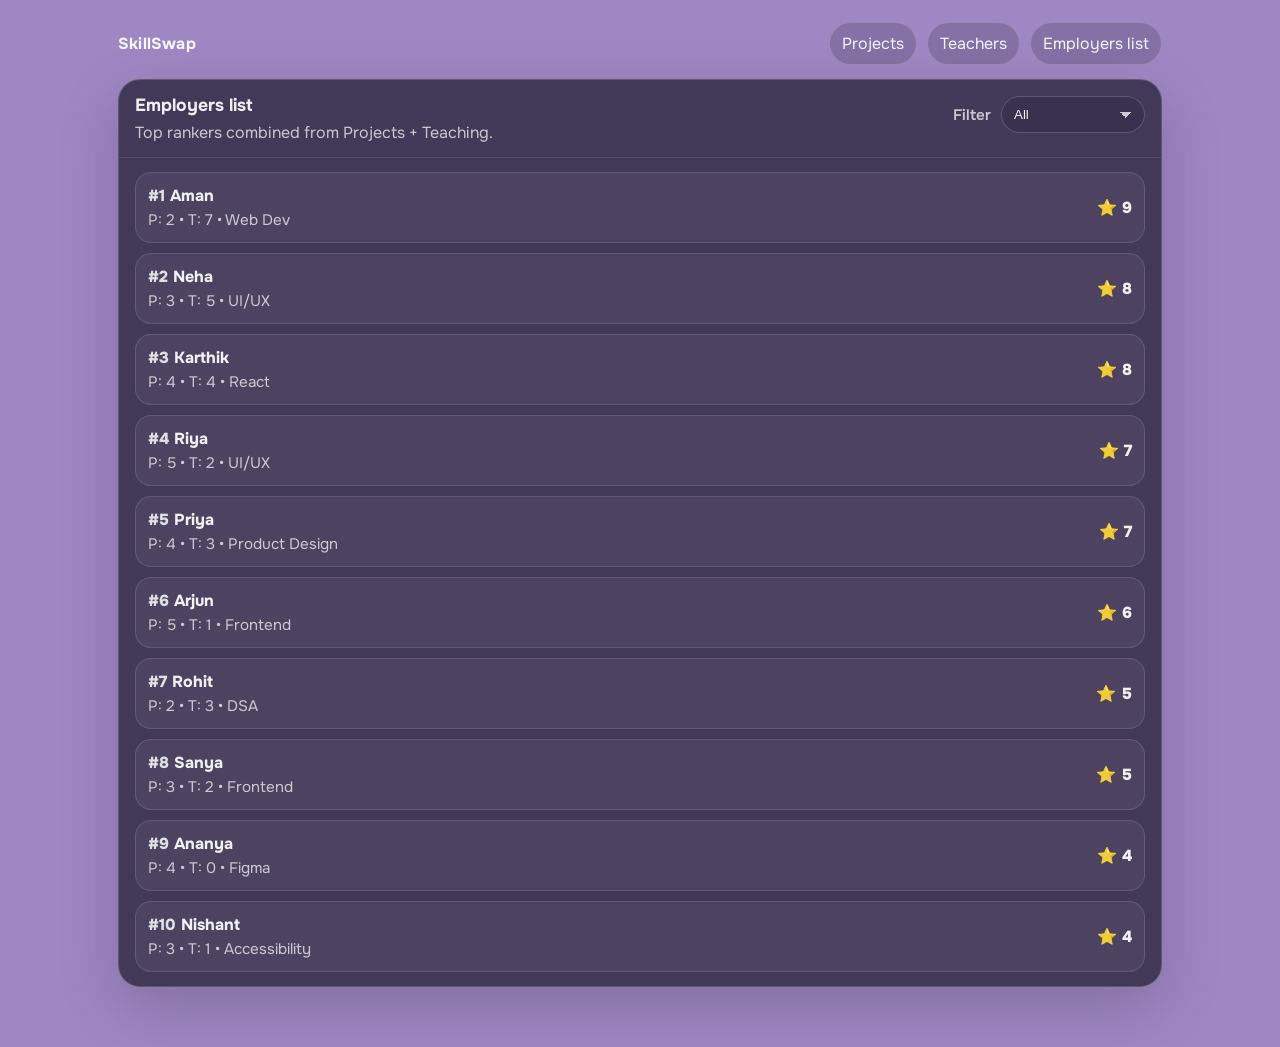
<file: employers.html>
<!doctype html>
<html lang="en">
<head>
  <meta charset="utf-8" />
  <meta name="viewport" content="width=device-width,initial-scale=1" />
  <title>SkillSwap — Employers List</title>

  <link rel="preconnect" href="https://fonts.googleapis.com" />
  <link rel="preconnect" href="https://fonts.gstatic.com" crossorigin />
  <link href="https://fonts.googleapis.com/css2?family=Onest:wght@300;400;500;600;700&display=swap" rel="stylesheet" />

  <style>
    :root{
      --bg:#9F87C3;
      --glass:rgba(31,27,46,.72);
      --stroke:rgba(255,255,255,.16);
      --text:rgba(255,255,255,.92);
      --muted:rgba(255,255,255,.72);
      --shadow:0 20px 60px rgba(0,0,0,.18);
      --radius:22px;
    }

    *{box-sizing:border-box}

    body{
      margin:0;
      font-family:"Onest",system-ui;
      background:var(--bg);
      color:var(--text);
      overflow-y:auto;
      scrollbar-width:none;
      -ms-overflow-style:none;
    }
    body::-webkit-scrollbar{display:none;}

    .wrap{max-width:1080px;margin:0 auto;padding:22px 18px 60px;}

    .topbar{display:flex;align-items:center;justify-content:space-between;gap:12px;}
    .brand{font-weight:700;letter-spacing:.2px}
    .tabs{display:flex;gap:10px;flex-wrap:wrap}
    .tab{
      padding:10px 12px;
      border-radius:999px;
      border:1px solid rgba(255,255,255,.18);
      background:rgba(31,27,46,.20);
      color:var(--text);
      text-decoration:none;
    }
    .tab:hover{background:rgba(31,27,46,.26)}

    .card{
      margin-top:14px;
      background:var(--glass);
      border:1px solid var(--stroke);
      border-radius:var(--radius);
      box-shadow:var(--shadow);
      overflow:hidden;
    }

    .cardHead{padding:14px 16px;border-bottom:1px solid rgba(255,255,255,.10)}
    .headRow{display:flex;align-items:flex-start;justify-content:space-between;gap:14px;}
    .cardHead h1{margin:0;font-size:1.1rem}
    .cardHead p{margin:6px 0 0;color:var(--muted)}

    .filter{
      display:flex;
      align-items:center;
      gap:10px;
      margin-top:2px;
      flex:0 0 auto;
    }

    .filterLabel{
      color:var(--muted);
      font-size:.95rem;
      font-weight:600;
      user-select:none;
    }

    .filterSelect{
      appearance:none;
      -webkit-appearance:none;
      -moz-appearance:none;
      padding:10px 38px 10px 12px;
      border-radius:999px;
      border:1px solid rgba(255,255,255,.18);
      background:rgba(31,27,46,.20);
      color:var(--text);
      outline:none;
      cursor:pointer;

      background-image:
        linear-gradient(45deg, transparent 50%, rgba(255,255,255,.75) 50%),
        linear-gradient(135deg, rgba(255,255,255,.75) 50%, transparent 50%);
      background-position:
        calc(100% - 18px) 50%,
        calc(100% - 12px) 50%;
      background-size:6px 6px, 6px 6px;
      background-repeat:no-repeat;
    }

    .filterSelect option{color:#111;}

    .list{padding:14px 16px;display:grid;gap:10px;}
    .row{
      display:flex;
      align-items:center;
      justify-content:space-between;
      gap:12px;
      padding:12px 12px;
      border-radius:16px;
      border:1px solid rgba(255,255,255,.12);
      background:rgba(255,255,255,.06);
    }
    .left{display:flex;flex-direction:column;gap:4px}
    .name{font-weight:750}
    .meta{color:var(--muted);font-size:.95rem}
    .stars{font-weight:850}
    .rank{opacity:.9;font-weight:800}

    @media (max-width:520px){
      .headRow{align-items:flex-start;flex-direction:column;}
      .filter{width:100%}
      .filterSelect{width:100%}
    }
  </style>
</head>

<body>
  <div class="wrap">
    <div class="topbar">
      <div class="brand">SkillSwap</div>
      <div class="tabs">
        <a class="tab" href="projects.html">Projects</a>
        <a class="tab" href="teachers.html">Teachers</a>
        <a class="tab" href="employers.html">Employers list</a>
      </div>
    </div>

    <div class="card">
      <div class="cardHead">
        <div class="headRow">
          <div>
            <h1>Employers list</h1>
            <p>Top rankers combined from Projects + Teaching.</p>
          </div>

          <div class="filter">
            <label for="skillFilter" class="filterLabel">Filter</label>
            <select id="skillFilter" class="filterSelect">
              <option value="all">All</option>
              <!-- other options auto-added by JS -->
            </select>
          </div>
        </div>
      </div>

      <div class="list" id="employersList">
        <div class="row" data-skill="Web Dev">
          <div class="left">
            <div class="name"><span class="rank">#1</span> Aman</div>
            <div class="meta">P: 2 • T: 7 • Web Dev</div>
          </div>
          <div class="stars">⭐ 9</div>
        </div>

        <div class="row" data-skill="UI/UX">
          <div class="left">
            <div class="name"><span class="rank">#2</span> Neha</div>
            <div class="meta">P: 3 • T: 5 • UI/UX</div>
          </div>
          <div class="stars">⭐ 8</div>
        </div>

        <div class="row" data-skill="React">
          <div class="left">
            <div class="name"><span class="rank">#3</span> Karthik</div>
            <div class="meta">P: 4 • T: 4 • React</div>
          </div>
          <div class="stars">⭐ 8</div>
        </div>

        <div class="row" data-skill="UI/UX">
          <div class="left">
            <div class="name"><span class="rank">#4</span> Riya</div>
            <div class="meta">P: 5 • T: 2 • UI/UX</div>
          </div>
          <div class="stars">⭐ 7</div>
        </div>

        <div class="row" data-skill="Product Design">
          <div class="left">
            <div class="name"><span class="rank">#5</span> Priya</div>
            <div class="meta">P: 4 • T: 3 • Product Design</div>
          </div>
          <div class="stars">⭐ 7</div>
        </div>

        <div class="row" data-skill="Frontend">
          <div class="left">
            <div class="name"><span class="rank">#6</span> Arjun</div>
            <div class="meta">P: 5 • T: 1 • Frontend</div>
          </div>
          <div class="stars">⭐ 6</div>
        </div>

        <div class="row" data-skill="DSA">
          <div class="left">
            <div class="name"><span class="rank">#7</span> Rohit</div>
            <div class="meta">P: 2 • T: 3 • DSA</div>
          </div>
          <div class="stars">⭐ 5</div>
        </div>

        <div class="row" data-skill="Frontend">
          <div class="left">
            <div class="name"><span class="rank">#8</span> Sanya</div>
            <div class="meta">P: 3 • T: 2 • Frontend</div>
          </div>
          <div class="stars">⭐ 5</div>
        </div>

        <div class="row" data-skill="Figma">
          <div class="left">
            <div class="name"><span class="rank">#9</span> Ananya</div>
            <div class="meta">P: 4 • T: 0 • Figma</div>
          </div>
          <div class="stars">⭐ 4</div>
        </div>

        <div class="row" data-skill="Accessibility">
          <div class="left">
            <div class="name"><span class="rank">#10</span> Nishant</div>
            <div class="meta">P: 3 • T: 1 • Accessibility</div>
          </div>
          <div class="stars">⭐ 4</div>
        </div>
      </div>
    </div>
  </div>

  <script>
    const skillFilter = document.getElementById('skillFilter');
    const rows = Array.from(document.querySelectorAll('#employersList .row'));

    // Build unique skill options from rows
    const skills = Array.from(new Set(rows.map(r => (r.dataset.skill || '').trim()).filter(Boolean)))
      .sort((a,b) => a.localeCompare(b));

    skills.forEach(skill => {
      const opt = document.createElement('option');
      opt.value = skill;
      opt.textContent = skill;
      skillFilter.appendChild(opt);
    });

    function applyFilter() {
      const value = skillFilter.value;

      rows.forEach(row => {
        const skill = (row.dataset.skill || '').trim();
        const show = (value === 'all') || (skill === value);
        row.style.display = show ? 'flex' : 'none';
      });
    }

    skillFilter.addEventListener('change', applyFilter);  // recommended event listener API [page:1]
    applyFilter();
  </script>
</body>
</html>
</file>
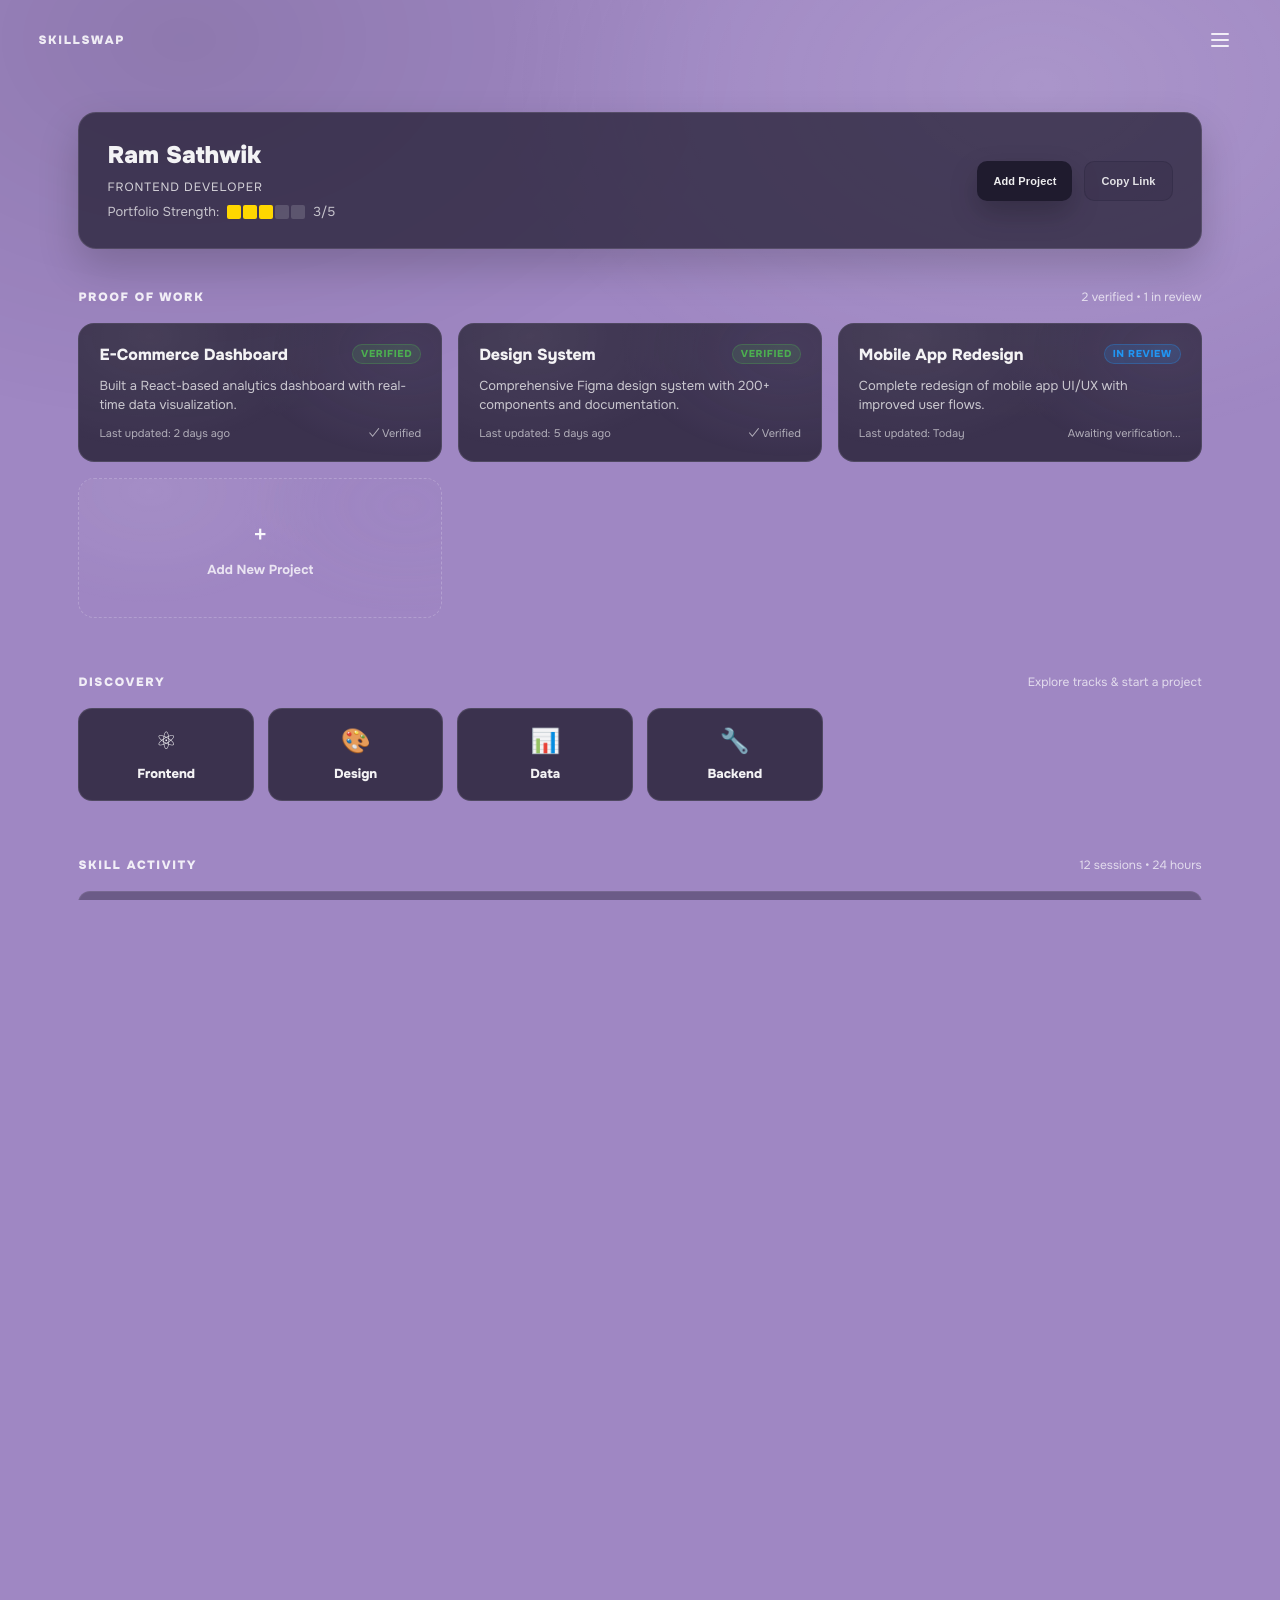
<file: home.html>
<!DOCTYPE html>
<html lang="en">
<head>
  <meta charset="UTF-8">
  <meta name="viewport" content="width=device-width, initial-scale=1.0">
  <title>SkillSwap - Portfolio Hub</title>
  <link rel="preconnect" href="https://fonts.googleapis.com">
  <link rel="preconnect" href="https://fonts.gstatic.com" crossorigin>
  <link href="https://fonts.googleapis.com/css2?family=Onest:wght@400;500;700;800;900&display=swap" rel="stylesheet">
  <style>
    /* ---- Tokens (from homepage) ---- */
    :root {
      --bg: #9F87C3;
      --font: "Onest", system-ui, -apple-system, Segoe UI, Roboto, Helvetica, Arial, sans-serif;
      --px: clamp(18px, 3vw, 80px);
      --r-sm: 10px;
      --r-md: 18px;
      --w-94: rgba(255,255,255,0.94);
      --w-86: rgba(255,255,255,0.86);
      --w-78: rgba(255,255,255,0.78);
      --w-70: rgba(255,255,255,0.70);
      --w-55: rgba(255,255,255,0.55);
      --ink: #1F1B2E;
      --shadow: 0 18px 40px rgba(0,0,0,0.18);
      --shadow-strong: 0 26px 70px rgba(0,0,0,0.22);
    }

    /* ---- Base ---- */
    * { box-sizing: border-box; }
    html, body { height: 100%; }
    html { scroll-behavior: smooth; }
    body {
      margin: 0;
      font-family: var(--font);
      background: var(--bg);
      color: var(--w-94);
      overflow-x: hidden;
      text-rendering: geometricPrecision;
    }

    /* Background glow */
    body::before {
      content: "";
      position: fixed;
      inset: -120px;
      z-index: -1;
      pointer-events: none;
      background:
        radial-gradient(900px 600px at 76% 18%, rgba(255,255,255,.12), transparent 60%),
        radial-gradient(900px 620px at 20% 14%, rgba(0,0,0,.10), transparent 62%);
    }

    a { color: inherit; }

    /* Skip link */
    .skip {
      position: absolute;
      left: -9999px;
      top: 10px;
      padding: 10px 12px;
      border-radius: 10px;
      background: rgba(0,0,0,0.65);
      color: white;
      text-decoration: none;
    }
    .skip:focus { left: 12px; z-index: 9999; }

    /* ---- Header (topbar) ---- */
    .topbar {
      max-width: 1440px;
      margin: 0 auto;
      padding-left: var(--px);
      padding-right: var(--px);
      padding-top: 18px;
      padding-bottom: 18px;
      display: flex;
      align-items: center;
      justify-content: space-between;
    }

    .brand {
      font-size: 12px;
      letter-spacing: 0.14em;
      text-transform: uppercase;
      font-weight: 900;
      text-decoration: none;
      color: var(--w-86);
    }

    .menuBtn {
      width: 44px;
      height: 44px;
      border: 0;
      background: transparent;
      cursor: pointer;
      display: grid;
      place-items: center;
    }

    .menuIcon,
    .menuIcon::before,
    .menuIcon::after {
      content: "";
      display: block;
      width: 18px;
      height: 2px;
      border-radius: 999px;
      background: rgba(255,255,255,0.85);
      position: relative;
    }
    .menuIcon::before { position: absolute; top: -6px; left: 0; }
    .menuIcon::after { position: absolute; top: 6px; left: 0; }

    /* ---- Menu overlay ---- */
    .menuOverlay {
      position: fixed;
      inset: 0;
      background: rgba(10, 8, 16, 0.40);
      z-index: 9999;
      display: none;
    }

    .menuOverlay:not([hidden]) {
      display: grid;
      place-items: start end;
      padding: 16px;
    }

    .menuOverlay[hidden] {
      display: none !important;
    }

    .menuPanel {
      width: min(380px, 92vw);
      border-radius: 18px;
      background: rgba(31, 27, 46, 0.92);
      border: 1px solid rgba(255, 255, 255, 0.10);
      box-shadow: var(--shadow-strong);
      padding: 14px;
      max-width: 100vw;
      overflow-x: hidden;
      overflow-y: auto;
      pointer-events: auto;
    }

    .menuClose {
      width: 100%;
      border-radius: 12px;
      border: 1px solid rgba(255,255,255,0.12);
      background: rgba(255,255,255,0.10);
      color: var(--w-94);
      padding: 10px 12px;
      font-weight: 900;
      cursor: pointer;
    }

    .menuList {
      list-style: none;
      padding: 10px 0 6px;
      margin: 0;
    }
    .menuList a {
      display: block;
      padding: 10px 10px;
      border-radius: 10px;
      color: var(--w-86);
      text-decoration: none;
    }
    .menuList a:hover { background: rgba(255,255,255,0.08); }

    .menuCta {
      display: flex;
      gap: 10px;
      padding-top: 10px;
      flex-wrap: wrap;
    }

    /* ---- Scrollbar hide ---- */
    * {
      scrollbar-width: none;
    }
    ::-webkit-scrollbar {
      display: none;
    }
    html, body {
      overflow-y: auto;
    }

    /* ---- Main Content ---- */
    .container {
      max-width: 1200px;
      margin: 0 auto;
      padding-left: var(--px);
      padding-right: var(--px);
      padding-top: 32px;
      padding-bottom: 72px;
    }

    /* ---- Profile Snapshot ---- */
    .profileSnapshot {
      background: rgba(31, 27, 46, 0.72);
      border: 1px solid rgba(255, 255, 255, 0.10);
      border-radius: 18px;
      padding: 28px;
      margin-bottom: 40px;
      box-shadow: var(--shadow);
      display: flex;
      align-items: center;
      justify-content: space-between;
      gap: 24px;
    }

    .profileInfo h2 {
      margin: 0 0 8px;
      font-size: 24px;
      font-weight: 900;
      color: var(--w-94);
    }

    .profileRole {
      font-size: 12px;
      text-transform: uppercase;
      letter-spacing: 0.08em;
      color: var(--w-78);
      margin-bottom: 8px;
    }

    .profileStrength {
      display: flex;
      align-items: center;
      gap: 8px;
      font-size: 13px;
      color: var(--w-70);
    }

    .strengthBar {
      display: flex;
      gap: 2px;
    }

    .strengthStar {
      width: 14px;
      height: 14px;
      border-radius: 2px;
      background: rgba(255, 255, 255, 0.15);
    }

    .strengthStar.filled {
      background: #FFD700;
    }

    .profileActions {
      display: flex;
      gap: 12px;
    }

    .btn {
      height: 40px;
      padding: 0 16px;
      border-radius: 10px;
      font-size: 11px;
      font-weight: 900;
      letter-spacing: 0.01em;
      border: none;
      cursor: pointer;
      transition: all 180ms ease;
      text-decoration: none;
      display: inline-flex;
      align-items: center;
      justify-content: center;
    }

    .btn.primary {
      background: var(--ink);
      color: rgba(255, 255, 255, 0.92);
      box-shadow: 0 12px 28px rgba(0, 0, 0, 0.22);
    }

    .btn.primary:hover {
      transform: translateY(-1px);
      box-shadow: 0 16px 44px rgba(0, 0, 0, 0.28);
    }

    .btn.ghost {
      background: rgba(31, 27, 46, 0.14);
      color: var(--w-86);
      border: 1px solid rgba(31, 27, 46, 0.22);
    }

    .btn.ghost:hover {
      transform: translateY(-1px);
      background: rgba(31, 27, 46, 0.18);
    }

    /* ---- Section Header ---- */
    .sectionHeader {
      display: flex;
      align-items: baseline;
      justify-content: space-between;
      gap: 16px;
      margin-bottom: 18px;
    }

    .sectionTitle {
      margin: 0;
      font-size: 12px;
      text-transform: uppercase;
      letter-spacing: 0.14em;
      color: var(--w-86);
      font-weight: 900;
    }

    .sectionSub {
      margin: 0;
      font-size: 12px;
      color: var(--w-70);
    }

    /* ---- Proof of Work Section ---- */
    .proofSection {
      margin-bottom: 56px;
    }

    .projectsGrid {
      display: grid;
      grid-template-columns: repeat(auto-fill, minmax(300px, 1fr));
      gap: 16px;
      margin-bottom: 18px;
    }

    .projectCard {
      background: rgba(21, 18, 34, 0.72);
      border: 1px solid rgba(255, 255, 255, 0.10);
      border-radius: 16px;
      padding: 20px;
      cursor: pointer;
      transition: all 220ms ease;
      position: relative;
      overflow: hidden;
    }

    .projectCard::before {
      content: "";
      position: absolute;
      inset: -2px;
      background:
        radial-gradient(300px 200px at 20% 10%, rgba(255,255,255,0.08), transparent 60%),
        radial-gradient(300px 200px at 90% 20%, rgba(159,135,195,0.15), transparent 55%);
      opacity: 0.8;
      pointer-events: none;
      z-index: 0;
    }

    .projectCard > * {
      position: relative;
      z-index: 1;
    }

    .projectCard:hover {
      transform: translateY(-4px);
      border-color: rgba(255, 255, 255, 0.16);
      box-shadow: 0 20px 60px rgba(0, 0, 0, 0.25);
    }

    .projectHeader {
      display: flex;
      justify-content: space-between;
      align-items: flex-start;
      margin-bottom: 12px;
    }

    .projectTitle {
      margin: 0;
      font-size: 16px;
      font-weight: 800;
      color: var(--w-94);
    }

    .statusBadge {
      display: inline-flex;
      align-items: center;
      height: 20px;
      padding: 0 8px;
      border-radius: 999px;
      font-size: 10px;
      font-weight: 800;
      text-transform: uppercase;
      letter-spacing: 0.06em;
    }

    .statusBadge.progress {
      background: rgba(255, 193, 7, 0.15);
      color: #FFC107;
      border: 1px solid rgba(255, 193, 7, 0.30);
    }

    .statusBadge.review {
      background: rgba(33, 150, 243, 0.15);
      color: #2196F3;
      border: 1px solid rgba(33, 150, 243, 0.30);
    }

    .statusBadge.verified {
      background: rgba(76, 175, 80, 0.15);
      color: #4CAF50;
      border: 1px solid rgba(76, 175, 80, 0.30);
    }

    .projectDesc {
      margin: 0 0 12px;
      font-size: 13px;
      color: rgba(255, 255, 255, 0.72);
      line-height: 1.45;
    }

    .projectMeta {
      display: flex;
      justify-content: space-between;
      font-size: 11px;
      color: rgba(255, 255, 255, 0.60);
    }

    /* ---- Discovery Section ---- */
    .discoverySection {
      margin-bottom: 56px;
    }

    .trackGrid {
      display: grid;
      grid-template-columns: repeat(auto-fill, minmax(160px, 1fr));
      gap: 14px;
      margin-bottom: 18px;
    }

    .trackCard {
      background: rgba(21, 18, 34, 0.72);
      border: 1px solid rgba(255, 255, 255, 0.10);
      border-radius: 14px;
      padding: 18px;
      text-align: center;
      cursor: pointer;
      transition: all 180ms ease;
    }

    .trackCard:hover {
      transform: translateY(-2px);
      border-color: rgba(255, 255, 255, 0.20);
      background: rgba(31, 27, 46, 0.72);
    }

    .trackIcon {
      font-size: 24px;
      margin-bottom: 8px;
    }

    .trackName {
      margin: 0;
      font-size: 13px;
      font-weight: 800;
      color: var(--w-94);
    }

    /* ---- Skill Activity Section ---- */
    .activitySection {
      margin-bottom: 56px;
    }

    .activityFeed {
      display: flex;
      flex-direction: column;
      gap: 12px;
    }

    .activityItem {
      background: rgba(31, 27, 46, 0.40);
      border: 1px solid rgba(255, 255, 255, 0.08);
      border-radius: 12px;
      padding: 14px;
      font-size: 13px;
      color: var(--w-78);
      cursor: pointer;
      transition: all 150ms ease;
    }

    .activityItem:hover {
      background: rgba(31, 27, 46, 0.55);
      border-color: rgba(255, 255, 255, 0.12);
    }

    .activityTime {
      font-size: 11px;
      color: rgba(255, 255, 255, 0.55);
    }

    /* ---- Validation Section ---- */
    .validationSection {
      margin-bottom: 40px;
    }

    .validationList {
      display: flex;
      flex-direction: column;
      gap: 12px;
    }

    .validationItem {
      background: rgba(31, 27, 46, 0.40);
      border: 1px solid rgba(255, 255, 255, 0.08);
      border-radius: 12px;
      padding: 16px;
      cursor: pointer;
      transition: all 150ms ease;
    }

    .validationItem:hover {
      background: rgba(31, 27, 46, 0.55);
      border-color: rgba(255, 255, 255, 0.12);
    }

    .validationHeader {
      display: flex;
      justify-content: space-between;
      align-items: flex-start;
      margin-bottom: 8px;
    }

    .reviewerName {
      font-size: 13px;
      font-weight: 700;
      color: var(--w-94);
    }

    .reviewerType {
      font-size: 10px;
      text-transform: uppercase;
      letter-spacing: 0.06em;
      color: rgba(255, 255, 255, 0.60);
      background: rgba(159, 135, 195, 0.15);
      padding: 2px 6px;
      border-radius: 4px;
    }

    .reviewFeedback {
      font-size: 12px;
      color: var(--w-78);
      margin: 0;
      line-height: 1.4;
    }

    /* ---- Responsive ---- */
    @media (max-width: 768px) {
      .profileSnapshot {
        flex-direction: column;
        align-items: flex-start;
      }

      .profileActions {
        width: 100%;
      }

      .btn {
        flex: 1;
      }

      .projectsGrid {
        grid-template-columns: 1fr;
      }

      .trackGrid {
        grid-template-columns: repeat(2, 1fr);
      }

      .sectionHeader {
        flex-direction: column;
        align-items: flex-start;
      }
    }
  </style>
</head>
<body>
  <a href="#main" class="skip">Skip to main</a>

  <!-- Header -->
  <header class="topbar">
    <a href="index.html" class="brand">SkillSwap</a>
    <button class="menuBtn" id="menuToggle" aria-label="Open menu">
      <div class="menuIcon"></div>
    </button>
  </header>

  <!-- Menu Overlay -->
  <div class="menuOverlay" id="menuOverlay" hidden>
    <div class="menuPanel">
      <button class="menuClose" id="menuClose">Close</button>
      <ul class="menuList">
        <li><a href="home.html">Portfolio</a></li>
        <li><a href="#profile">Profile</a></li>
        <li><a href="#settings">Settings</a></li>
        <li><a href="index.html">Log Out</a></li>
        <li><a href="learn-request.html">Learn (Request session)</a></li>
<li><a href="teach-session.html">Teach (Inbox)</a></li>

      </ul>
    </div>
  </div>

  <!-- Main Content -->
  <main id="main" class="container">

    <!-- 1. Profile Snapshot -->
    <section class="profileSnapshot">
      <div class="profileInfo">
        <h2>Ram Sathwik</h2>
        <div class="profileRole">Frontend Developer</div>
        <div class="profileStrength">
          <span>Portfolio Strength:</span>
          <div class="strengthBar">
            <div class="strengthStar filled"></div>
            <div class="strengthStar filled"></div>
            <div class="strengthStar filled"></div>
            <div class="strengthStar"></div>
            <div class="strengthStar"></div>
          </div>
          <span>3/5</span>
        </div>
      </div>
      <div class="profileActions">
        <button class="btn primary">Add Project</button>
        <button class="btn ghost">Copy Link</button>
      </div>
    </section>

    <!-- 2. Proof of Work -->
    <section class="proofSection">
      <div class="sectionHeader">
        <h3 class="sectionTitle">Proof of Work</h3>
        <p class="sectionSub">2 verified • 1 in review</p>
      </div>
      
      <div class="projectsGrid">
        <!-- Project 1 -->
        <div class="projectCard" onclick="navigateTo('project-details.html')">
          <div class="projectHeader">
            <h4 class="projectTitle">E-Commerce Dashboard</h4>
            <span class="statusBadge verified">Verified</span>
          </div>
          <p class="projectDesc">Built a React-based analytics dashboard with real-time data visualization.</p>
          <div class="projectMeta">
            <span>Last updated: 2 days ago</span>
            <span>✓ Verified</span>
          </div>
        </div>

        <!-- Project 2 -->
        <div class="projectCard" onclick="navigateTo('project-details.html')">
          <div class="projectHeader">
            <h4 class="projectTitle">Design System</h4>
            <span class="statusBadge verified">Verified</span>
          </div>
          <p class="projectDesc">Comprehensive Figma design system with 200+ components and documentation.</p>
          <div class="projectMeta">
            <span>Last updated: 5 days ago</span>
            <span>✓ Verified</span>
          </div>
        </div>

        <!-- Project 3 -->
        <div class="projectCard" onclick="navigateTo('project-details.html')">
          <div class="projectHeader">
            <h4 class="projectTitle">Mobile App Redesign</h4>
            <span class="statusBadge review">In Review</span>
          </div>
          <p class="projectDesc">Complete redesign of mobile app UI/UX with improved user flows.</p>
          <div class="projectMeta">
            <span>Last updated: Today</span>
            <span>Awaiting verification...</span>
          </div>
        </div>

        <!-- Add Project Card -->
        <div class="projectCard" style="background: rgba(159, 135, 195, 0.15); border: 1px dashed rgba(255, 255, 255, 0.20); display: flex; align-items: center; justify-content: center; min-height: 140px;" onclick="alert('Add project functionality coming soon!')">
          <div style="text-align: center;">
            <div style="font-size: 28px; margin-bottom: 8px;">+</div>
            <div style="font-size: 13px; font-weight: 700; color: var(--w-78);">Add New Project</div>
          </div>
        </div>
      </div>
    </section>

    <!-- 3. Discovery (Tracks) -->
    <section class="discoverySection">
      <div class="sectionHeader">
        <h3 class="sectionTitle">Discovery</h3>
        <p class="sectionSub">Explore tracks & start a project</p>
      </div>

      <div class="trackGrid">
        <div class="trackCard" onclick="navigateTo('track-details.html')">
          <div class="trackIcon">⚛️</div>
          <h4 class="trackName">Frontend</h4>
        </div>
        <div class="trackCard" onclick="navigateTo('track-details.html')">
          <div class="trackIcon">🎨</div>
          <h4 class="trackName">Design</h4>
        </div>
        <div class="trackCard" onclick="navigateTo('track-details.html')">
          <div class="trackIcon">📊</div>
          <h4 class="trackName">Data</h4>
        </div>
        <div class="trackCard" onclick="navigateTo('track-details.html')">
          <div class="trackIcon">🔧</div>
          <h4 class="trackName">Backend</h4>
        </div>
      </div>
    </section>

    <!-- 4. Skill Activity -->
    <section class="activitySection">
      <div class="sectionHeader">
        <h3 class="sectionTitle">Skill Activity</h3>
        <p class="sectionSub">12 sessions • 24 hours</p>
      </div>

      <div class="activityFeed">
        <div class="activityItem">
          <div> Iteration 3 on "E-Commerce Dashboard" - Updated charts & filters</div>
          <div class="activityTime">2 hours ago</div>
        </div>
        <div class="activityItem">
          <div> Checkpoint 2 submitted for "Design System" review</div>
          <div class="activityTime">1 day ago</div>
        </div>
        <div class="activityItem">
          <div> Session completed: "React Performance Optimization" with Sam</div>
          <div class="activityTime">2 days ago</div>
        </div>
        <div class="activityItem">
          <div> Mentor feedback on "Mobile App Redesign" - 4.8/5 rating</div>
          <div class="activityTime">3 days ago</div>
        </div>
        <div class="activityItem">
          <div> Started track: "Advanced React Patterns"</div>
          <div class="activityTime">5 days ago</div>
        </div>
      </div>
    </section>

    <!-- 5. Validation (Trust) -->
    <section class="validationSection">
      <div class="sectionHeader">
        <h3 class="sectionTitle">Validation</h3>
        <p class="sectionSub">3 reviews • 2 mentors</p>
      </div>

      <div class="validationList">
        <div class="validationItem" onclick="navigateTo('validation-details.html')">
          <div class="validationHeader">
            <div>
              <div class="reviewerName">Jordan Chen</div>
              <span class="reviewerType">High-Rep Verifier</span>
            </div>
            <span style="font-size: 18px;">⭐ 5.0</span>
          </div>
          <p class="reviewFeedback">"Exceptional work on the design system. Industry-standard documentation and component library."</p>
        </div>

        <div class="validationItem" onclick="navigateTo('validation-details.html')">
          <div class="validationHeader">
            <div>
              <div class="reviewerName">Sarah Rivera</div>
              <span class="reviewerType">Mentor</span>
            </div>
            <span style="font-size: 18px;">⭐ 4.8</span>
          </div>
          <p class="reviewFeedback">"Strong technical execution. Consider improving accessibility standards in next iteration."</p>
        </div>

        <div class="validationItem" onclick="navigateTo('validation-details.html')">
          <div class="validationHeader">
            <div>
              <div class="reviewerName">Marcus Johnson</div>
              <span class="reviewerType">Peer Reviewer</span>
            </div>
            <span style="font-size: 18px;">⭐ 4.5</span>
          </div>
          <p class="reviewFeedback">"Great project! Would love to see more documentation on the decision-making process."</p>
        </div>

        <div class="validationItem" style="background: rgba(159, 135, 195, 0.15); border: 1px dashed rgba(255, 255, 255, 0.20); cursor: pointer;" onclick="alert('Invite reviewer functionality coming soon!')">
          <div style="text-align: center; padding: 12px 0;">
            <div style="font-size: 20px; margin-bottom: 6px;">+</div>
            <div style="font-size: 13px; font-weight: 700; color: var(--w-78);">Invite Reviewer</div>
          </div>
        </div>
      </div>
    </section>

  </main>

  <script>
    // Menu toggle
    const menuToggle = document.getElementById('menuToggle');
    const menuOverlay = document.getElementById('menuOverlay');
    const menuClose = document.getElementById('menuClose');

    menuToggle.addEventListener('click', () => {
      menuOverlay.removeAttribute('hidden');
    });

    menuClose.addEventListener('click', () => {
      menuOverlay.setAttribute('hidden', '');
    });

    menuOverlay.addEventListener('click', (e) => {
      if (e.target === menuOverlay) {
        menuOverlay.setAttribute('hidden', '');
      }
    });

    // Navigation
    function navigateTo(page) {
      window.location.href = page;
    }
    
  </script>
</body>
</html>
</file>
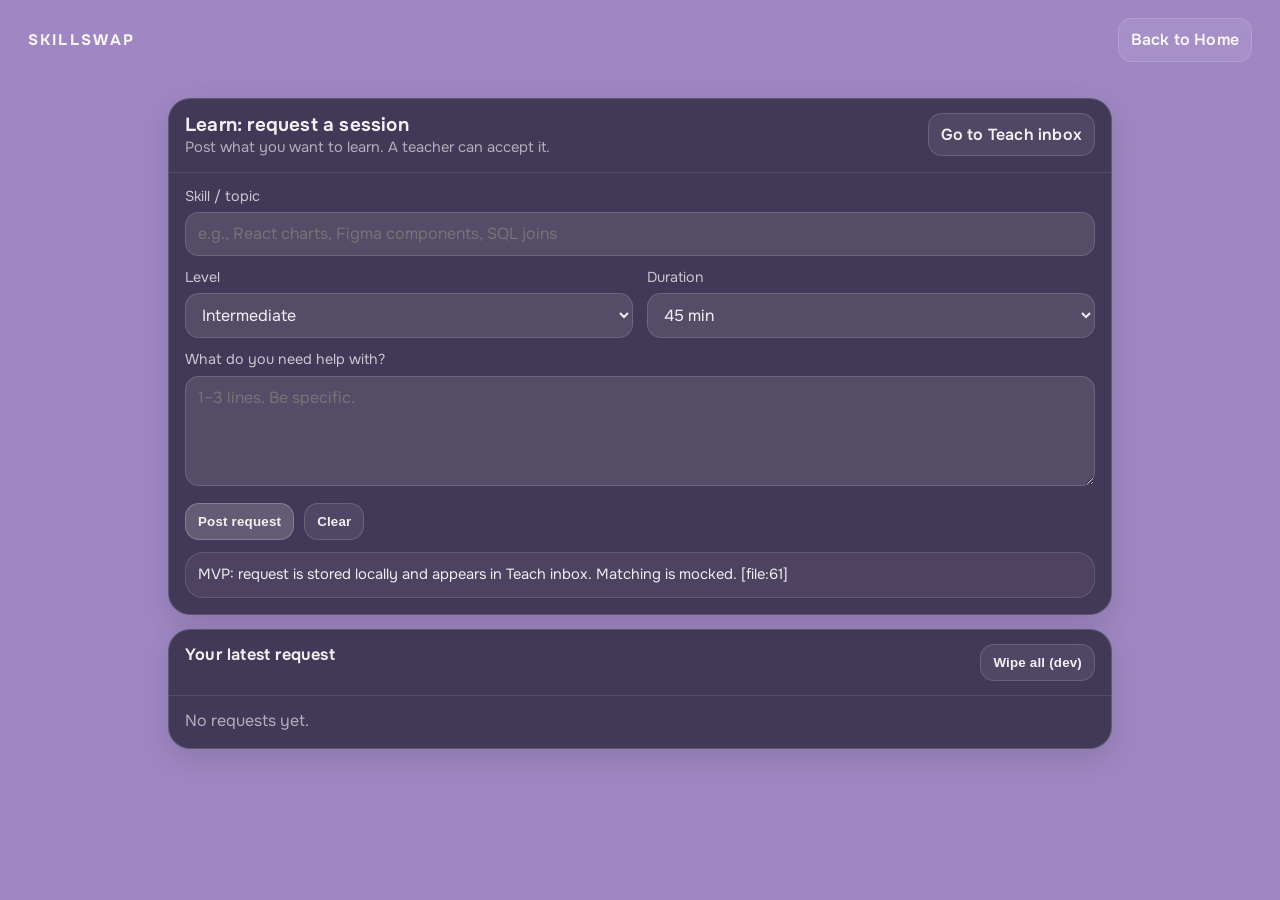
<file: learn-request.html>
<!doctype html>
<html lang="en">
<head>
  <meta charset="utf-8" />
  <meta name="viewport" content="width=device-width,initial-scale=1" />
  <title>SkillSwap — Learn Request</title>
  <link rel="preconnect" href="https://fonts.googleapis.com" />
  <link rel="preconnect" href="https://fonts.gstatic.com" crossorigin />
  <link href="https://fonts.googleapis.com/css2?family=Onest:wght@300;400;500;600;700&display=swap" rel="stylesheet" />

  <style>
    :root{
      --bg:#9F87C3;
      --glass:rgba(31,27,46,0.72);
      --stroke:rgba(255,255,255,0.16);
      --text:rgba(255,255,255,0.92);
      --muted:rgba(255,255,255,0.72);
      --muted-2:rgba(255,255,255,0.60);
      --shadow:0 20px 60px rgba(0,0,0,0.18);
      --shadow-soft:0 10px 30px rgba(0,0,0,0.12);
      --radius-xl:22px;
      --radius-lg:18px;
      --max:980px;
      --focusRing:0 0 0 3px rgba(255,255,255,0.22), 0 0 0 1px rgba(31,27,46,0.35) inset;
    }
    *{box-sizing:border-box;}
    body{
      margin:0;
      font-family:"Onest",system-ui,-apple-system,Segoe UI,Roboto,Helvetica,Arial,sans-serif;
      background:var(--bg);
      color:var(--text);
      line-height:1.35;
    }
    html,body{overflow-y:auto;overflow-x:hidden;scrollbar-width:none;-ms-overflow-style:none;}
    body::-webkit-scrollbar{display:none;}
    .wrap{max-width:var(--max);margin:0 auto;padding:18px 18px 56px;}
    .topbar{
      position:sticky;top:0;z-index:30;
      padding:18px 28px;
      background:linear-gradient(to bottom, rgba(159,135,195,0.92), rgba(159,135,195,0.68), rgba(159,135,195,0));
      backdrop-filter:blur(10px);
    }
    @media(max-width:720px){.topbar{padding:16px 16px;}}
    .header{display:flex;align-items:center;justify-content:space-between;gap:12px;}
    .brandName{font-weight:700;letter-spacing:0.14em;font-size:0.95rem;user-select:none;}
    .btn{
      appearance:none;border:1px solid rgba(255,255,255,0.18);
      background:rgba(255,255,255,0.12);color:var(--text);
      border-radius:14px;padding:10px 12px;cursor:pointer;
      transition:transform 140ms ease, background 140ms ease;
      font-weight:600;letter-spacing:0.2px;text-decoration:none;
      display:inline-flex;align-items:center;justify-content:center;gap:10px;
      white-space:nowrap;
    }
    .btn:hover{transform:translateY(-1px);background:rgba(255,255,255,0.14);text-decoration:none;}
    .btn:active{transform:translateY(0);}
    .btn:focus-visible{outline:none;box-shadow:var(--focusRing);}
    .btn.primary{background:rgba(255,255,255,0.18);border-color:rgba(255,255,255,0.22);}
    .btn.ghost{background:rgba(255,255,255,0.08);border-color:rgba(255,255,255,0.14);}

    .card{border-radius:var(--radius-xl);background:var(--glass);border:1px solid var(--stroke);box-shadow:var(--shadow-soft);overflow:hidden;}
    .cardHeader{padding:14px 16px;border-bottom:1px solid rgba(255,255,255,0.10);display:flex;align-items:flex-start;justify-content:space-between;gap:12px;}
    .cardHeader .h{margin:0;font-weight:650;letter-spacing:0.2px;font-size:1.02rem;}
    .cardBody{padding:14px 16px 16px;}
    .muted2{color:var(--muted-2);}

    label{display:block;font-size:0.90rem;color:var(--muted);margin-bottom:6px;}
    input,textarea,select{
      width:100%;
      border-radius:14px;border:1px solid rgba(255,255,255,0.14);
      background:rgba(255,255,255,0.10);color:var(--text);
      padding:10px 12px;outline:none;
      transition:box-shadow 140ms ease, border-color 140ms ease, background 140ms ease;
      font:inherit;
    }
    textarea{resize:vertical;min-height:110px;}
    input:focus,textarea:focus,select:focus{box-shadow:var(--focusRing);border-color:rgba(255,255,255,0.24);background:rgba(255,255,255,0.12);}
    .grid{display:grid;grid-template-columns:1fr 1fr;gap:14px;margin-top:14px;}
    @media(max-width:920px){.grid{grid-template-columns:1fr;}}
    .note{border-radius:var(--radius-lg);border:1px solid rgba(255,255,255,0.12);background:rgba(255,255,255,0.06);padding:12px;color:rgba(255,255,255,0.90);font-size:0.92rem;}
    .hr{height:1px;background:rgba(255,255,255,0.10);margin:12px 0;}
    .item{border-radius:var(--radius-lg);border:1px solid rgba(255,255,255,0.12);background:rgba(255,255,255,0.06);padding:12px;display:flex;justify-content:space-between;gap:10px;align-items:flex-start;}
    .title{font-weight:650;letter-spacing:0.2px;}
    .mono{font-family:ui-monospace,SFMono-Regular,Menlo,Monaco,Consolas,"Liberation Mono","Courier New",monospace;font-size:0.92rem;color:rgba(255,255,255,0.86);}
  </style>
</head>

<body>
  <div class="topbar">
    <div class="header">
      <div class="brandName">SKILLSWAP</div>
      <div style="display:flex; gap:10px; align-items:center;">
        <a class="btn ghost" href="home.html">Back to Home</a>
      </div>
    </div>
  </div>

  <main class="wrap">
    <section class="card">
      <div class="cardHeader">
        <div>
          <h1 class="h" style="font-size:1.18rem;">Learn: request a session</h1>
          <div class="muted2" style="font-size:0.92rem;">Post what you want to learn. A teacher can accept it.</div>
        </div>
        <a class="btn ghost" href="teach-session.html">Go to Teach inbox</a>
      </div>

      <div class="cardBody">
        <form id="learnForm" style="display:grid; gap:12px;">
          <div>
            <label for="skill">Skill / topic</label>
            <input id="skill" name="skill" placeholder="e.g., React charts, Figma components, SQL joins" required />
          </div>

          <div class="grid" style="margin-top:0;">
            <div>
              <label for="level">Level</label>
              <select id="level" name="level">
                <option value="beginner">Beginner</option>
                <option value="intermediate" selected>Intermediate</option>
                <option value="advanced">Advanced</option>
              </select>
            </div>

            <div>
              <label for="duration">Duration</label>
              <select id="duration" name="duration">
                <option value="30">30 min</option>
                <option value="45" selected>45 min</option>
                <option value="60">60 min</option>
              </select>
            </div>
          </div>

          <div>
            <label for="note">What do you need help with?</label>
            <textarea id="note" name="note" placeholder="1–3 lines. Be specific." required></textarea>
          </div>

          <div style="display:flex; gap:10px; flex-wrap:wrap;">
            <button class="btn primary" type="submit">Post request</button>
            <button class="btn ghost" id="clearBtn" type="button">Clear</button>
          </div>

          <div class="note">
            MVP: request is stored locally and appears in Teach inbox. Matching is mocked. [file:61]
          </div>
        </form>
      </div>
    </section>

    <section class="card" style="margin-top:14px;">
      <div class="cardHeader">
        <h2 class="h">Your latest request</h2>
        <button class="btn ghost" id="wipeBtn" type="button">Wipe all (dev)</button>
      </div>
      <div class="cardBody" id="latestBox">
        <div class="muted2">No requests yet.</div>
      </div>
    </section>
  </main>

  <script>
    const KEY_REQS = 'ss_learn_requests';

    function nowStamp(){
      const d = new Date();
      const pad2 = (x) => String(x).padStart(2,'0');
      return `${d.getFullYear()}-${pad2(d.getMonth()+1)}-${pad2(d.getDate())} ${pad2(d.getHours())}:${pad2(d.getMinutes())}`;
    }

    function loadReqs(){
      const raw = localStorage.getItem(KEY_REQS);
      if (!raw) return [];
      try{
        const arr = JSON.parse(raw); // arrays stored via JSON [web:322]
        return Array.isArray(arr) ? arr : [];
      }catch(e){ return []; }
    }

    function saveReqs(arr){
      localStorage.setItem(KEY_REQS, JSON.stringify(arr)); // store arrays via JSON [web:322]
    }

    function newId(){
      return 'L' + Date.now().toString(36).toUpperCase();
    }

    function renderLatest(){
      const box = document.getElementById('latestBox');
      const reqs = loadReqs();
      const last = reqs[reqs.length - 1];
      if (!last){
        box.innerHTML = `<div class="muted2">No requests yet.</div>`;
        return;
      }
      box.innerHTML = `
        <div class="item">
          <div>
            <div class="title">${last.skill}</div>
            <div class="muted2" style="margin-top:6px;">Level: ${last.level} • Duration: ${last.duration} min</div>
            <div class="muted2" style="margin-top:8px;">${last.note}</div>
            <div class="muted2" style="margin-top:10px;">Status: <span class="mono">${last.status}</span></div>
          </div>
          <div class="mono">${last.id}</div>
        </div>
        <div class="hr"></div>
        <div class="muted2" style="font-size:0.92rem;">Created: ${last.createdAt}</div>
      `;
    }

    const form = document.getElementById('learnForm');
    const clearBtn = document.getElementById('clearBtn');
    const wipeBtn = document.getElementById('wipeBtn');

    form.addEventListener('submit', (e) => {
      e.preventDefault(); // stop default submit navigation [web:324]
      const skill = document.getElementById('skill').value.trim();
      const level = document.getElementById('level').value;
      const duration = document.getElementById('duration').value;
      const note = document.getElementById('note').value.trim();

      const req = {
        id: newId(),
        createdAt: nowStamp(),
        skill,
        level,
        duration,
        note,
        status: 'pending' // pending -> accepted -> completed
      };

      const reqs = loadReqs();
      reqs.push(req);
      saveReqs(reqs);

      alert('Request posted (mock). Now open Teach inbox to accept it.');
      renderLatest();
    });

    clearBtn.addEventListener('click', () => {
      document.getElementById('skill').value = '';
      document.getElementById('note').value = '';
      document.getElementById('level').value = 'intermediate';
      document.getElementById('duration').value = '45';
    });

    wipeBtn.addEventListener('click', () => {
      localStorage.removeItem(KEY_REQS);
      renderLatest();
      alert('All learn requests wiped (dev).');
    });

    renderLatest();
    
  </script>
</body>
</html>
</file>
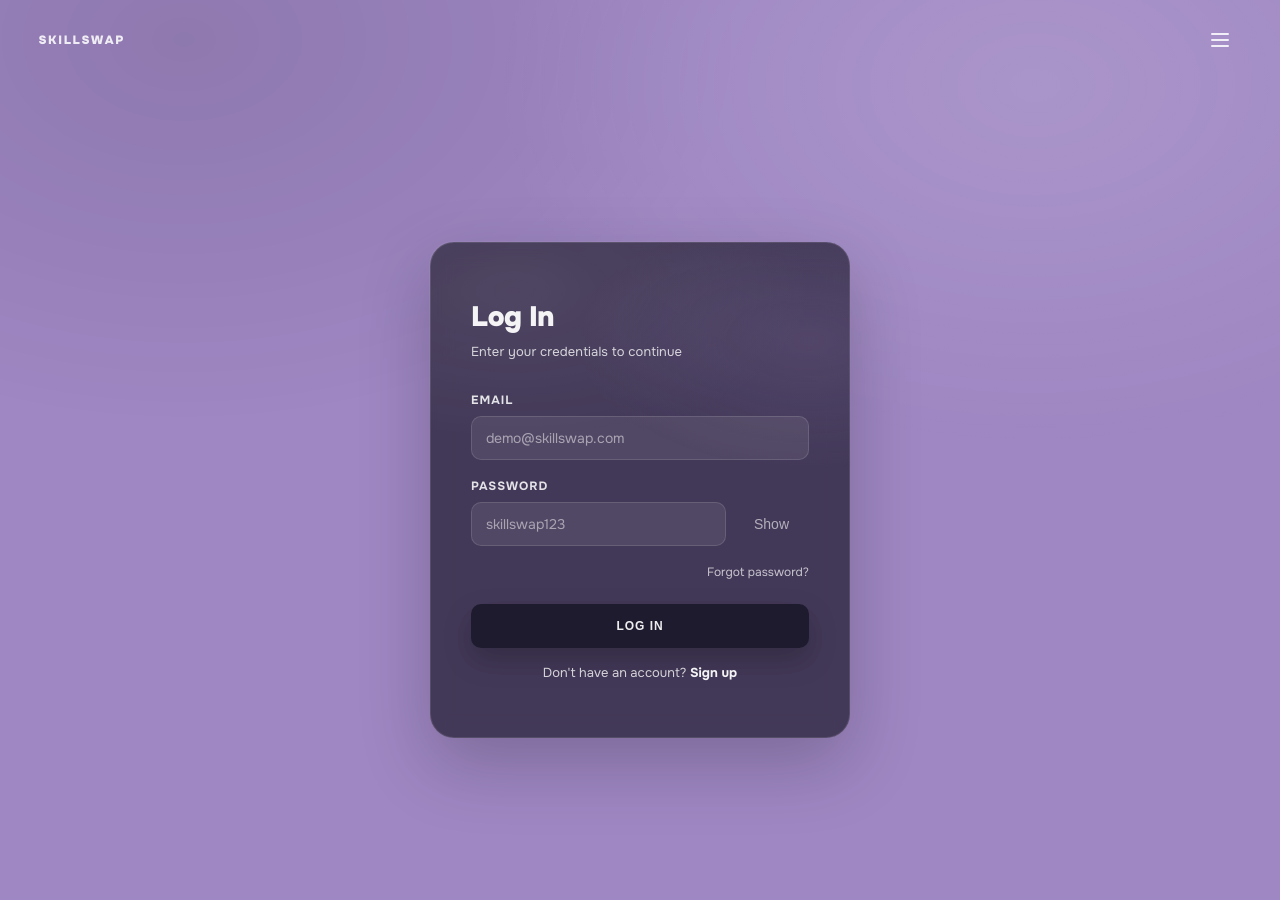
<file: login.html>
<!DOCTYPE html>
<html lang="en">
<head>
  <meta charset="UTF-8">
  <meta name="viewport" content="width=device-width, initial-scale=1.0">
  <title>SkillSwap - Log In</title>
  <link rel="preconnect" href="https://fonts.googleapis.com">
  <link rel="preconnect" href="https://fonts.gstatic.com" crossorigin>
  <link href="https://fonts.googleapis.com/css2?family=Onest:wght@400;500;700;800;900&display=swap" rel="stylesheet">
  <style>
    /* ---- Tokens (from homepage) ---- */
    :root {
      --bg: #9F87C3;
      --font: "Onest", system-ui, -apple-system, Segoe UI, Roboto, Helvetica, Arial, sans-serif;
      --r-sm: 10px;
      --r-md: 18px;
      --w-94: rgba(255,255,255,0.94);
      --w-86: rgba(255,255,255,0.86);
      --w-78: rgba(255,255,255,0.78);
      --w-70: rgba(255,255,255,0.70);
      --ink: #1F1B2E;
      --shadow: 0 18px 40px rgba(0,0,0,0.18);
      --shadow-strong: 0 26px 70px rgba(0,0,0,0.22);
    }

    /* ---- Base ---- */
    * { box-sizing: border-box; }
    html, body { height: 100%; }
    html { scroll-behavior: smooth; }
    body {
      margin: 0;
      font-family: var(--font);
      background: var(--bg);
      color: var(--w-94);
      overflow-x: hidden;
      text-rendering: geometricPrecision;
    }

    /* Background glow */
    body::before {
      content: "";
      position: fixed;
      inset: -120px;
      z-index: -1;
      pointer-events: none;
      background:
        radial-gradient(900px 600px at 76% 18%, rgba(255,255,255,.12), transparent 60%),
        radial-gradient(900px 620px at 20% 14%, rgba(0,0,0,.10), transparent 62%);
    }

    a { color: inherit; }

    /* Skip link */
    .skip {
      position: absolute;
      left: -9999px;
      top: 10px;
      padding: 10px 12px;
      border-radius: 10px;
      background: rgba(0,0,0,0.65);
      color: white;
      text-decoration: none;
    }
    .skip:focus { left: 12px; z-index: 9999; }

    /* ---- Header (topbar) ---- */
    .topbar {
      max-width: 1440px;
      margin: 0 auto;
      padding-left: clamp(18px, 3vw, 80px);
      padding-right: clamp(18px, 3vw, 80px);
      padding-top: 18px;
      padding-bottom: 18px;
      display: flex;
      align-items: center;
      justify-content: space-between;
    }

    .brand {
      font-size: 12px;
      letter-spacing: 0.14em;
      text-transform: uppercase;
      font-weight: 900;
      text-decoration: none;
      color: var(--w-86);
    }

    .menuBtn {
      width: 44px;
      height: 44px;
      border: 0;
      background: transparent;
      cursor: pointer;
      display: grid;
      place-items: center;
    }

    .menuIcon,
    .menuIcon::before,
    .menuIcon::after {
      content: "";
      display: block;
      width: 18px;
      height: 2px;
      border-radius: 999px;
      background: rgba(255,255,255,0.85);
      position: relative;
    }
    .menuIcon::before { position: absolute; top: -6px; left: 0; }
    .menuIcon::after { position: absolute; top: 6px; left: 0; }

    /* ---- Menu overlay ---- */
    .menuOverlay {
      position: fixed;
      inset: 0;
      background: rgba(10, 8, 16, 0.40);
      z-index: 9999;
      display: none;
    }

    .menuOverlay:not([hidden]) {
      display: grid;
      place-items: start end;
      padding: 16px;
    }

    .menuOverlay[hidden] {
      display: none !important;
    }

    .menuPanel {
      width: min(380px, 92vw);
      border-radius: 18px;
      background: rgba(31, 27, 46, 0.92);
      border: 1px solid rgba(255, 255, 255, 0.10);
      box-shadow: var(--shadow-strong);
      padding: 14px;
      max-width: 100vw;
      overflow-x: hidden;
      overflow-y: auto;
      pointer-events: auto;
    }

    .menuClose {
      width: 100%;
      border-radius: 12px;
      border: 1px solid rgba(255,255,255,0.12);
      background: rgba(255,255,255,0.10);
      color: var(--w-94);
      padding: 10px 12px;
      font-weight: 900;
      cursor: pointer;
    }

    .menuList {
      list-style: none;
      padding: 10px 0 6px;
      margin: 0;
    }
    .menuList a {
      display: block;
      padding: 10px 10px;
      border-radius: 10px;
      color: var(--w-86);
      text-decoration: none;
    }
    .menuList a:hover { background: rgba(255,255,255,0.08); }

    .menuCta {
      display: flex;
      gap: 10px;
      padding-top: 10px;
      flex-wrap: wrap;
    }

    /* ---- Scrollbar hide ---- */
    * {
      scrollbar-width: none;
    }
    ::-webkit-scrollbar {
      display: none;
    }
    html, body {
      overflow-y: auto;
    }

    /* ---- Login Container ---- */
    .loginContainer {
      display: grid;
      place-items: center;
      min-height: calc(100vh - 80px);
      padding: 40px 20px;
    }

    .loginBox {
      width: 100%;
      max-width: 420px;
      background: rgba(31, 27, 46, 0.72);
      border: 1px solid rgba(255, 255, 255, 0.10);
      border-radius: 24px;
      padding: 56px 40px;
      box-shadow: var(--shadow-strong);
      backdrop-filter: blur(10px);
    }

    .loginBox::before {
      content: "";
      position: absolute;
      inset: -2px;
      background:
        radial-gradient(500px 260px at 20% 10%, rgba(255,255,255,0.08), transparent 60%),
        radial-gradient(420px 240px at 90% 20%, rgba(159,135,195,0.18), transparent 55%);
      opacity: 0.9;
      pointer-events: none;
      border-radius: 24px;
      z-index: -1;
    }

    .loginBox {
      position: relative;
    }

    .loginTitle {
      margin: 0 0 8px;
      font-size: 28px;
      font-weight: 900;
      letter-spacing: -0.02em;
      color: var(--w-94);
    }

    .loginSubtitle {
      margin: 0 0 32px;
      font-size: 13px;
      color: var(--w-78);
      letter-spacing: 0.01em;
    }

    .formGroup {
      display: flex;
      flex-direction: column;
      margin-bottom: 18px;
    }

    .formLabel {
      margin-bottom: 8px;
      font-size: 12px;
      font-weight: 700;
      text-transform: uppercase;
      letter-spacing: 0.08em;
      color: var(--w-86);
    }

    .formInput {
      padding: 12px 14px;
      border-radius: 10px;
      border: 1px solid rgba(255, 255, 255, 0.12);
      background: rgba(255, 255, 255, 0.08);
      color: var(--w-94);
      font-size: 14px;
      font-family: var(--font);
      transition: all 180ms ease;
    }

    .formInput::placeholder {
      color: rgba(255, 255, 255, 0.50);
    }

    .formInput:focus {
      outline: none;
      border-color: rgba(255, 255, 255, 0.30);
      background: rgba(255, 255, 255, 0.12);
      box-shadow: 0 0 0 3px rgba(159, 135, 195, 0.25);
    }

    .passwordWrapper {
      position: relative;
    }

    .togglePassword {
      position: absolute;
      right: 12px;
      top: 50%;
      transform: translateY(-50%);
      background: none;
      border: none;
      color: rgba(255, 255, 255, 0.60);
      cursor: pointer;
      font-size: 14px;
      padding: 4px 8px;
      transition: color 150ms ease;
    }

    .togglePassword:hover {
      color: var(--w-94);
    }

    .formInput[type="password"] {
      padding-right: 42px;
    }

    .forgotLink {
      display: block;
      text-align: right;
      margin-bottom: 24px;
      font-size: 12px;
      color: rgba(255, 255, 255, 0.70);
      text-decoration: none;
      transition: color 150ms ease;
    }

    .forgotLink:hover {
      color: var(--w-94);
    }

    .loginBtn {
      width: 100%;
      height: 44px;
      border: none;
      border-radius: 10px;
      background: var(--ink);
      color: rgba(255, 255, 255, 0.92);
      font-size: 12px;
      font-weight: 900;
      letter-spacing: 0.08em;
      text-transform: uppercase;
      cursor: pointer;
      transition: all 180ms ease;
      box-shadow: 0 12px 28px rgba(0, 0, 0, 0.22);
    }

    .loginBtn:hover {
      transform: translateY(-1px);
      box-shadow: 0 16px 44px rgba(0, 0, 0, 0.28);
    }

    .loginBtn:active {
      transform: translateY(0);
    }

    .signupLink {
      margin-top: 16px;
      text-align: center;
      font-size: 13px;
      color: var(--w-78);
    }

    .signupLink a {
      color: var(--w-94);
      text-decoration: none;
      font-weight: 700;
      transition: color 150ms ease;
    }

    .signupLink a:hover {
      color: rgba(255, 255, 255, 0.70);
    }

    .errorMessage {
      display: none;
      background: rgba(255, 84, 89, 0.15);
      border: 1px solid rgba(255, 84, 89, 0.30);
      color: #FF5459;
      padding: 10px 12px;
      border-radius: 8px;
      font-size: 12px;
      margin-bottom: 16px;
      text-align: center;
    }

    .errorMessage.show {
      display: block;
    }

    /* ---- Responsive ---- */
    @media (max-width: 640px) {
      .loginBox {
        padding: 40px 24px;
      }

      .loginTitle {
        font-size: 22px;
      }

      .loginSubtitle {
        margin-bottom: 24px;
      }
    }
  </style>
</head>
<body>
  <a href="#main" class="skip">Skip to main</a>

  <!-- Header -->
  <header class="topbar">
    <a href="index.html" class="brand">SkillSwap</a>
    <button class="menuBtn" id="menuToggle" aria-label="Open menu">
      <div class="menuIcon"></div>
    </button>
  </header>

  <!-- Menu Overlay -->
  <div class="menuOverlay" id="menuOverlay" hidden>
    <div class="menuPanel">
      <button class="menuClose" id="menuClose">Close</button>
      <ul class="menuList">
        <li><a href="index.html">Home</a></li>
        <li><a href="#about">About</a></li>
        <li><a href="#features">Features</a></li>
        <li><a href="#contact">Contact</a></li>
      </ul>
      <div class="menuCta">
        <button class="btn ghost">Log In</button>
        <button class="btn primary">Sign Up</button>
      </div>
    </div>
  </div>

  <!-- Main Login -->
  <main id="main" class="loginContainer">
    <div class="loginBox">
      <h1 class="loginTitle">Log In</h1>
      <p class="loginSubtitle">Enter your credentials to continue</p>

      <div class="errorMessage" id="errorMessage"></div>

      <form id="loginForm" onsubmit="handleLogin(event)">
        <div class="formGroup">
          <label class="formLabel">Email</label>
          <input
            type="email"
            class="formInput"
            id="email"
            placeholder="demo@skillswap.com"
            required
          />
        </div>

        <div class="formGroup">
          <label class="formLabel">Password</label>
          <div class="passwordWrapper">
            <input
              type="password"
              class="formInput"
              id="password"
              placeholder="skillswap123"
              required
            />
            <button
              type="button"
              class="togglePassword"
              id="togglePassword"
              aria-label="Toggle password visibility"
            >
              Show
            </button>
          </div>
        </div>

        <a href="#" class="forgotLink">Forgot password?</a>

        <button type="submit" class="loginBtn">Log In</button>
      </form>

      <div class="signupLink">
        Don't have an account? <a href="signup.html">Sign up</a>
      </div>
    </div>
  </main>

  <script>
    // Menu toggle
    const menuToggle = document.getElementById('menuToggle');
    const menuOverlay = document.getElementById('menuOverlay');
    const menuClose = document.getElementById('menuClose');

    menuToggle.addEventListener('click', () => {
      menuOverlay.removeAttribute('hidden');
    });

    menuClose.addEventListener('click', () => {
      menuOverlay.setAttribute('hidden', '');
    });

    menuOverlay.addEventListener('click', (e) => {
      if (e.target === menuOverlay) {
        menuOverlay.setAttribute('hidden', '');
      }
    });

    // Password toggle
    const togglePassword = document.getElementById('togglePassword');
    const passwordInput = document.getElementById('password');

    togglePassword.addEventListener('click', () => {
      const isPassword = passwordInput.type === 'password';
      passwordInput.type = isPassword ? 'text' : 'password';
      togglePassword.textContent = isPassword ? 'Hide' : 'Show';
    });

    // Login handler
    function handleLogin(event) {
      event.preventDefault();

      const email = document.getElementById('email').value;
      const password = document.getElementById('password').value;
      const errorMessage = document.getElementById('errorMessage');

      // Sample credentials
      const validEmail = 'demo@skillswap.com';
      const validPassword = 'skillswap123';

      if (email === validEmail && password === validPassword) {
        // Success: redirect to home (portfolio page)
        window.location.href = 'home.html';
      } else {
        // Show error
        errorMessage.textContent = 'Invalid email or password. Try: demo@skillswap.com / skillswap123';
        errorMessage.classList.add('show');
      }
    }
    
  </script>
</body>
</html>
</file>
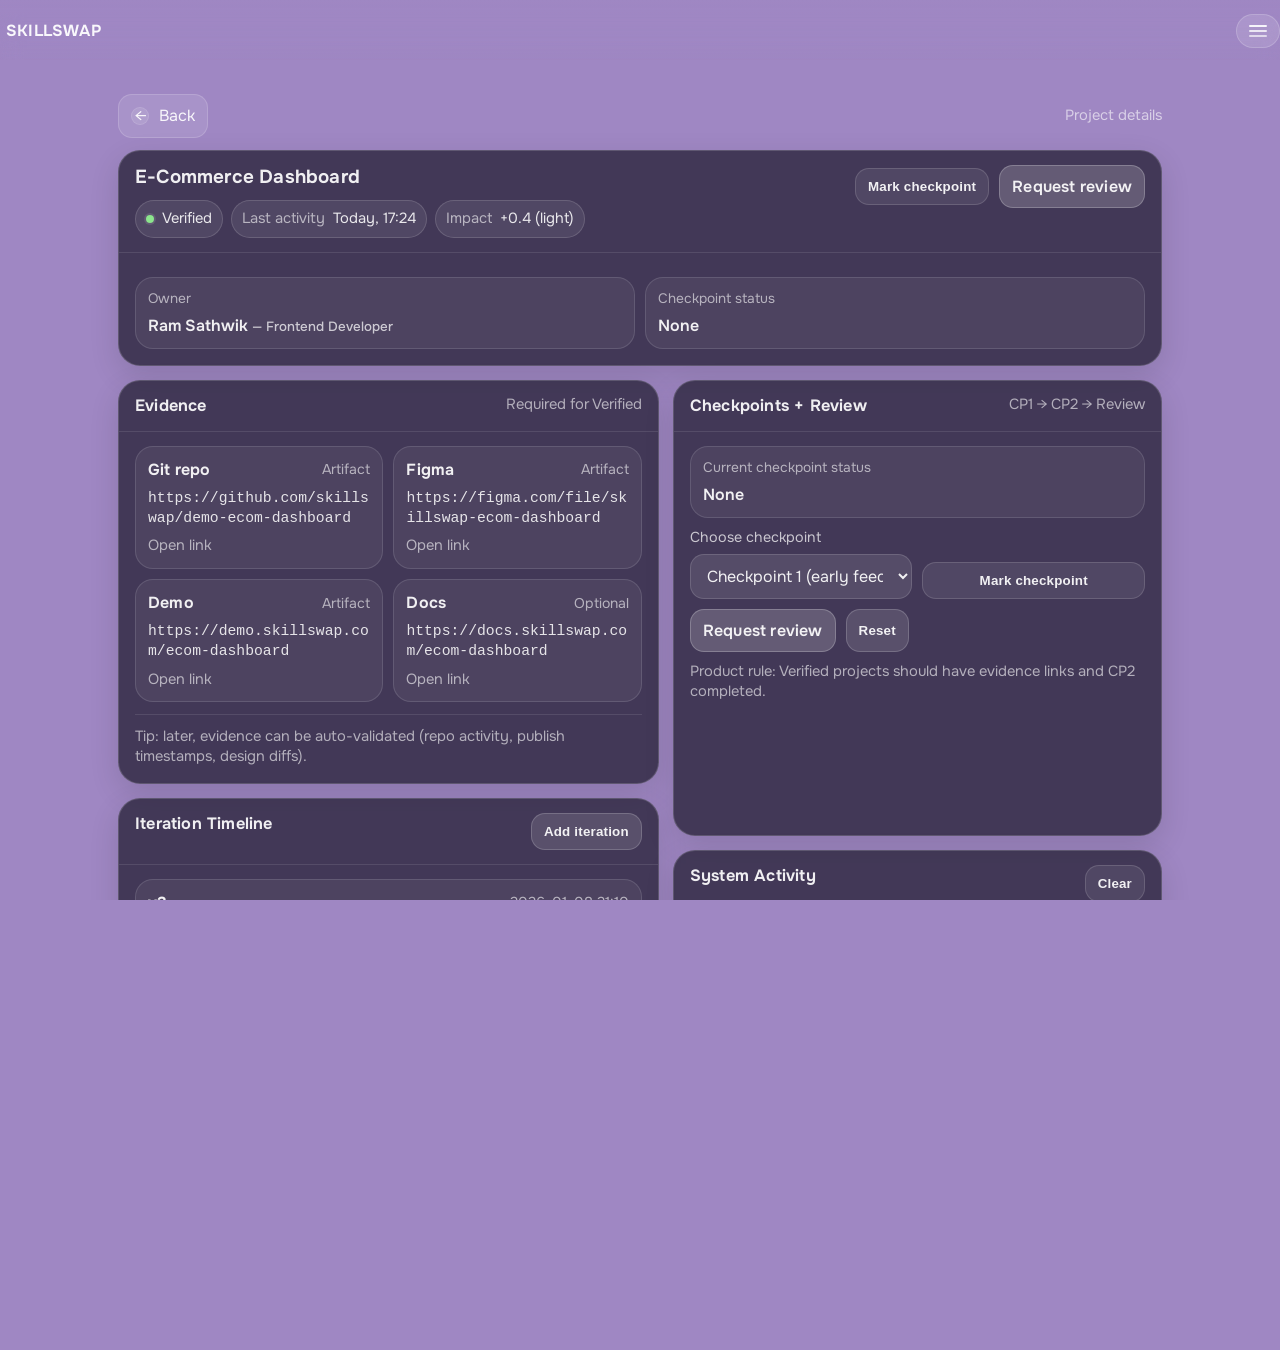
<file: project-details.html>
<!doctype html>
<html lang="en">
<head>
  <meta charset="utf-8" />
  <meta name="viewport" content="width=device-width,initial-scale=1" />
  <title>SkillSwap — Project Details</title>

  <!-- Onest (matches existing vibe; if already loaded globally in your project, keeping this is fine) -->
  <link rel="preconnect" href="https://fonts.googleapis.com" />
  <link rel="preconnect" href="https://fonts.gstatic.com" crossorigin />
  <link href="https://fonts.googleapis.com/css2?family=Onest:wght@300;400;500;600;700&display=swap" rel="stylesheet" />

  <style>

    /* topbar stays sticky */
.topbar{
  position: sticky;
  top: 0;
  z-index: 30;
  padding: 18px 28px; /* edge gutter like your home */
  background: linear-gradient(to bottom, rgba(159,135,195,0.92), rgba(159,135,195,0.68), rgba(159,135,195,0));
  backdrop-filter: blur(10px);
}

/* full-bleed header: no pill container */
.header.header--full{
  max-width: none;
  width: 100%;
  margin: 0;
  padding: 0;
  border: none;
  border-radius: 0;
  background: transparent;
  box-shadow: none;
  display: flex;
  align-items: center;
  justify-content: space-between;
}

/* optional: make the hamburger float subtle like your screenshot */
.menuBtn{
  border: 1px solid rgba(255,255,255,0.18);
  background: rgba(31,27,46,0.14);
  backdrop-filter: blur(8px);
  border-radius: 14px;
}

/* mobile gutters */
@media (max-width: 720px){
  .topbar{ padding: 16px 16px; }
}

    :root{
      --bg: #9F87C3;
      --ink: #1F1B2E;

      --glass: rgba(31,27,46,0.72);
      --glass-2: rgba(31,27,46,0.62);
      --stroke: rgba(255,255,255,0.16);
      --stroke-2: rgba(255,255,255,0.10);

      --text: rgba(255,255,255,0.92);
      --muted: rgba(255,255,255,0.72);
      --muted-2: rgba(255,255,255,0.60);

      --shadow: 0 20px 60px rgba(0,0,0,0.18);
      --shadow-soft: 0 10px 30px rgba(0,0,0,0.12);

      --radius-xl: 22px;
      --radius-lg: 18px;
      --radius-md: 14px;
      --radius-sm: 12px;

      --pad: 18px;
      --max: 1080px;

      --focus: rgba(255,255,255,0.92);
      --focusRing: 0 0 0 3px rgba(255,255,255,0.22), 0 0 0 1px rgba(31,27,46,0.35) inset;
    }

    *{ box-sizing: border-box; }
    html, body{ height: 100%; }
    body{
      margin: 0;
      font-family: "Onest", system-ui, -apple-system, Segoe UI, Roboto, Helvetica, Arial, sans-serif;
      background: var(--bg);
      color: var(--text);
      line-height: 1.35;

      /* Keep scrollbar hidden but scroll works */
      overflow-y: auto;
      scrollbar-width: none;              /* Firefox */
      -ms-overflow-style: none;           /* IE/old Edge */
    }
    body::-webkit-scrollbar{ display:none; } /* WebKit */

    a{ color: inherit; text-decoration: none; }
    a:hover{ text-decoration: underline; }

    .wrap{
      max-width: var(--max);
      margin: 0 auto;
      padding: 18px 18px 56px;
    }

    /* ===== Header (keep EXACT same structure you used before if possible) ===== */
    .topbar{
      position: sticky;
      top: 0;
      z-index: 30;
      padding: 14px 0 12px;
      background: linear-gradient(to bottom, rgba(159,135,195,0.92), rgba(159,135,195,0.68), rgba(159,135,195,0));
      backdrop-filter: blur(10px);
    }

    .header{
      display:flex;
      align-items:center;
      justify-content: space-between;
      gap: 12px;

      border: 1px solid var(--stroke-2);
      background: rgba(31,27,46,0.18);
      backdrop-filter: blur(10px);
      box-shadow: var(--shadow-soft);
      border-radius: 999px;
      padding: 10px 12px;
    }

    .brand{
      display:flex;
      align-items:center;
      gap: 10px;
      padding-left: 6px;
      user-select: none;
    }

    .brandMark{
      width: 28px;
      height: 28px;
      border-radius: 10px;
      background: rgba(255,255,255,0.16);
      border: 1px solid rgba(255,255,255,0.18);
      box-shadow: 0 8px 20px rgba(0,0,0,0.14);
    }

    .brandName{
      font-weight: 650;
      letter-spacing: 0.2px;
      color: rgba(255,255,255,0.94);
    }

    .menuBtn{
      appearance: none;
      border: 1px solid rgba(255,255,255,0.18);
      background: rgba(255,255,255,0.12);
      color: rgba(255,255,255,0.92);
      border-radius: 999px;
      padding: 10px 12px;
      cursor: pointer;
      display:flex;
      align-items:center;
      gap: 10px;
      transition: transform 140ms ease, background 140ms ease, border-color 140ms ease;
    }
    .menuBtn:hover{ transform: translateY(-1px); background: rgba(255,255,255,0.14); }
    .menuBtn:active{ transform: translateY(0px); }
    .menuBtn:focus-visible{ outline: none; box-shadow: var(--focusRing); }

    .hamburger{
      width: 18px; height: 12px; position: relative; display:inline-block;
    }
    .hamburger span{
      position:absolute; left:0; right:0;
      height: 2px; border-radius: 2px;
      background: rgba(255,255,255,0.90);
    }
    .hamburger span:nth-child(1){ top: 0; }
    .hamburger span:nth-child(2){ top: 5px; opacity: 0.85; }
    .hamburger span:nth-child(3){ bottom: 0; opacity: 0.7; }

    /* ===== Menu Overlay (ONE controller, uses [hidden]) ===== */
    .menuOverlay[hidden]{ display:none; }
    .menuOverlay{
      position: fixed;
      inset: 0;
      z-index: 50;
      background: rgba(18,14,30,0.52);
      backdrop-filter: blur(8px);
      padding: 18px;
    }

    .menuPanel{
      max-width: 520px;
      margin: 10vh auto 0;
      border-radius: var(--radius-xl);
      background: rgba(31,27,46,0.80);
      border: 1px solid rgba(255,255,255,0.16);
      box-shadow: var(--shadow);
      overflow: hidden;
    }

    .menuHead{
      display:flex;
      align-items:center;
      justify-content: space-between;
      padding: 14px 14px;
      border-bottom: 1px solid rgba(255,255,255,0.10);
    }
    .menuHead .title{
      font-weight: 650;
      letter-spacing: 0.2px;
    }
    .iconBtn{
      appearance: none;
      border: 1px solid rgba(255,255,255,0.18);
      background: rgba(255,255,255,0.10);
      color: rgba(255,255,255,0.92);
      border-radius: 12px;
      padding: 10px 12px;
      cursor: pointer;
      transition: background 140ms ease, transform 140ms ease;
    }
    .iconBtn:hover{ background: rgba(255,255,255,0.12); transform: translateY(-1px); }
    .iconBtn:active{ transform: translateY(0px); }
    .iconBtn:focus-visible{ outline:none; box-shadow: var(--focusRing); }

    .menuBody{ padding: 12px; }
    .menuList{
      display:grid;
      gap: 10px;
    }

    .menuItem{
      display:flex;
      align-items:center;
      justify-content: space-between;
      padding: 12px 12px;
      border-radius: 14px;
      border: 1px solid rgba(255,255,255,0.12);
      background: rgba(255,255,255,0.06);
      transition: transform 140ms ease, background 140ms ease, border-color 140ms ease;
    }
    .menuItem:hover{ transform: translateY(-1px); background: rgba(255,255,255,0.08); border-color: rgba(255,255,255,0.16); }
    .menuItem .hint{ color: var(--muted-2); font-size: 0.92rem; }

    /* ===== Page layout ===== */
    .grid{
      display:grid;
      grid-template-columns: 1.05fr 0.95fr;
      gap: 14px;
      margin-top: 14px;
    }

    @media (max-width: 920px){
      .grid{ grid-template-columns: 1fr; }
      .menuPanel{ margin-top: 8vh; }
    }

    .card{
      border-radius: var(--radius-xl);
      background: var(--glass);
      border: 1px solid var(--stroke);
      box-shadow: var(--shadow-soft);
      overflow: hidden;
    }

    .cardHeader{
      padding: 14px 16px;
      border-bottom: 1px solid rgba(255,255,255,0.10);
      display:flex;
      align-items:flex-start;
      justify-content: space-between;
      gap: 12px;
    }
    .cardHeader .h{
      font-weight: 650;
      letter-spacing: 0.2px;
      margin: 0;
      font-size: 1.02rem;
    }
    .cardBody{ padding: 14px 16px 16px; }

    .muted{ color: var(--muted); }
    .muted2{ color: var(--muted-2); }

    .pillRow{
      display:flex;
      flex-wrap: wrap;
      align-items:center;
      gap: 8px;
      margin-top: 10px;
    }

    .badge{
      display:inline-flex;
      align-items:center;
      gap: 8px;
      padding: 8px 10px;
      border-radius: 999px;
      border: 1px solid rgba(255,255,255,0.14);
      background: rgba(255,255,255,0.08);
      font-size: 0.92rem;
      color: rgba(255,255,255,0.88);
    }
    .dot{
      width: 8px; height: 8px; border-radius: 50%;
      background: rgba(255,255,255,0.65);
      box-shadow: 0 0 0 2px rgba(255,255,255,0.10);
    }
    .badge[data-status="verified"] .dot{ background: rgba(144, 238, 144, 0.95); }
    .badge[data-status="in-review"] .dot{ background: rgba(255, 215, 0, 0.95); }
    .badge[data-status="in-progress"] .dot{ background: rgba(135, 206, 250, 0.95); }

    .actions{
      display:flex;
      flex-wrap: wrap;
      gap: 10px;
      align-items:center;
      justify-content: flex-end;
    }

    .btn{
      appearance: none;
      border: 1px solid rgba(255,255,255,0.18);
      background: rgba(255,255,255,0.12);
      color: rgba(255,255,255,0.92);
      border-radius: 14px;
      padding: 10px 12px;
      cursor: pointer;
      transition: transform 140ms ease, background 140ms ease, border-color 140ms ease;
      font-weight: 600;
      letter-spacing: 0.2px;
    }
    .btn:hover{ transform: translateY(-1px); background: rgba(255,255,255,0.14); }
    .btn:active{ transform: translateY(0px); }
    .btn:focus-visible{ outline:none; box-shadow: var(--focusRing); }
    .btn.primary{
      background: rgba(255,255,255,0.18);
      border-color: rgba(255,255,255,0.22);
    }
    .btn.ghost{
      background: rgba(255,255,255,0.08);
      border-color: rgba(255,255,255,0.14);
    }

    .linkBtn{
      appearance: none;
      border: none;
      background: transparent;
      color: rgba(255,255,255,0.92);
      padding: 0;
      cursor: pointer;
      font: inherit;
      text-decoration: underline;
      text-decoration-color: rgba(255,255,255,0.35);
      text-underline-offset: 3px;
    }
    .linkBtn:focus-visible{ outline:none; box-shadow: var(--focusRing); border-radius: 10px; }

    .kvs{
      display:grid;
      grid-template-columns: 1fr 1fr;
      gap: 10px;
      margin-top: 10px;
    }
    @media (max-width: 720px){
      .kvs{ grid-template-columns: 1fr; }
    }

    .kv{
      padding: 12px 12px;
      border-radius: var(--radius-lg);
      border: 1px solid rgba(255,255,255,0.12);
      background: rgba(255,255,255,0.06);
    }
    .kv .k{ font-size: 0.86rem; color: var(--muted-2); }
    .kv .v{ margin-top: 6px; font-weight: 600; color: rgba(255,255,255,0.92); }
    .kv .v small{ font-weight: 500; color: var(--muted); }

    /* Evidence: link cards */
    .evidenceGrid{
      display:grid;
      grid-template-columns: 1fr 1fr;
      gap: 10px;
    }
    @media (max-width: 720px){
      .evidenceGrid{ grid-template-columns: 1fr; }
    }
    .linkCard{
      border-radius: var(--radius-lg);
      border: 1px solid rgba(255,255,255,0.12);
      background: rgba(255,255,255,0.06);
      padding: 12px 12px;
      display:flex;
      flex-direction: column;
      gap: 8px;
      min-height: 92px;
      transition: transform 140ms ease, background 140ms ease, border-color 140ms ease;
    }
    .linkCard:hover{ transform: translateY(-1px); background: rgba(255,255,255,0.08); border-color: rgba(255,255,255,0.16); }
    .linkCard .top{
      display:flex;
      align-items:center;
      justify-content: space-between;
      gap: 10px;
    }
    .linkCard .label{
      font-weight: 650;
      letter-spacing: 0.2px;
    }
    .linkCard .meta{
      font-size: 0.88rem;
      color: var(--muted-2);
    }
    .mono{
      font-family: ui-monospace, SFMono-Regular, Menlo, Monaco, Consolas, "Liberation Mono", "Courier New", monospace;
      font-size: 0.92rem;
      color: rgba(255,255,255,0.86);
      word-break: break-word;
    }

    /* Timeline */
    .timeline{
      display:grid;
      gap: 10px;
    }
    .tItem{
      border-radius: var(--radius-lg);
      border: 1px solid rgba(255,255,255,0.12);
      background: rgba(255,255,255,0.06);
      padding: 12px 12px;
      display:grid;
      gap: 6px;
    }
    .tTop{
      display:flex;
      flex-wrap: wrap;
      align-items:center;
      justify-content: space-between;
      gap: 8px;
    }
    .tVer{
      font-weight: 700;
      letter-spacing: 0.2px;
    }
    .tDate{
      font-size: 0.90rem;
      color: var(--muted-2);
    }
    .tChange{
      color: rgba(255,255,255,0.90);
    }
    .tArtifacts{
      display:flex;
      flex-wrap: wrap;
      gap: 8px;
      margin-top: 2px;
    }
    .chip{
      display:inline-flex;
      align-items:center;
      gap: 8px;
      padding: 7px 10px;
      border-radius: 999px;
      border: 1px solid rgba(255,255,255,0.12);
      background: rgba(255,255,255,0.06);
      font-size: 0.90rem;
      color: rgba(255,255,255,0.86);
    }
    .chip a{ text-decoration: underline; text-decoration-color: rgba(255,255,255,0.28); }

    /* Forms */
    label{
      display:block;
      font-size: 0.90rem;
      color: var(--muted);
      margin-bottom: 6px;
    }
    input, textarea, select{
      width: 100%;
      border-radius: 14px;
      border: 1px solid rgba(255,255,255,0.14);
      background: rgba(255,255,255,0.10);
      color: rgba(255,255,255,0.92);
      padding: 10px 12px;
      outline: none;
      transition: box-shadow 140ms ease, border-color 140ms ease, background 140ms ease;
      font: inherit;
    }
    textarea{ resize: vertical; min-height: 90px; }
    input::placeholder, textarea::placeholder{ color: rgba(255,255,255,0.55); }
    input:focus, textarea:focus, select:focus{
      box-shadow: var(--focusRing);
      border-color: rgba(255,255,255,0.24);
      background: rgba(255,255,255,0.12);
    }

    .formRow{
      display:grid;
      grid-template-columns: 1fr 1fr;
      gap: 10px;
    }
    @media (max-width: 720px){
      .formRow{ grid-template-columns: 1fr; }
    }

    .hr{
      height: 1px;
      background: rgba(255,255,255,0.10);
      margin: 12px 0;
    }

    /* Activity log */
    .log{
      list-style: none;
      padding: 0;
      margin: 0;
      display:grid;
      gap: 10px;
    }
    .logItem{
      border-radius: var(--radius-lg);
      border: 1px solid rgba(255,255,255,0.12);
      background: rgba(255,255,255,0.06);
      padding: 12px 12px;
      display:flex;
      align-items:flex-start;
      justify-content: space-between;
      gap: 10px;
    }
    .logItem .msg{ color: rgba(255,255,255,0.90); }
    .logItem .ts{ color: var(--muted-2); font-size: 0.90rem; white-space: nowrap; }

    /* Modal (custom, accessible-ish) */
    .modal[hidden]{ display:none; }
    .modal{
      position: fixed;
      inset: 0;
      z-index: 60;
      background: rgba(18,14,30,0.56);
      backdrop-filter: blur(8px);
      padding: 18px;
      display:flex;
      align-items:center;
      justify-content:center;
    }
    .modalPanel{
      width: min(680px, 100%);
      border-radius: var(--radius-xl);
      background: rgba(31,27,46,0.84);
      border: 1px solid rgba(255,255,255,0.16);
      box-shadow: var(--shadow);
      overflow:hidden;
    }
    .modalHead{
      display:flex;
      align-items:center;
      justify-content: space-between;
      gap: 12px;
      padding: 14px 14px;
      border-bottom: 1px solid rgba(255,255,255,0.10);
    }
    .modalTitle{
      margin: 0;
      font-size: 1.04rem;
      font-weight: 700;
      letter-spacing: 0.2px;
    }
    .modalBody{ padding: 14px 14px 16px; }
    .modalFoot{
      padding: 12px 14px 14px;
      border-top: 1px solid rgba(255,255,255,0.10);
      display:flex;
      justify-content:flex-end;
      gap: 10px;
      flex-wrap: wrap;
    }

    .srOnly{
      position:absolute;
      width:1px;height:1px;
      padding:0;margin:-1px;
      overflow:hidden;clip:rect(0,0,0,0);
      white-space:nowrap;border:0;
    }

    /* Small back row */
    .backRow{
      display:flex;
      align-items:center;
      justify-content: space-between;
      gap: 10px;
      padding: 16px 0 0;
    }
    .backLink{
      display:inline-flex;
      align-items:center;
      gap: 10px;
      padding: 10px 12px;
      border-radius: 14px;
      border: 1px solid rgba(255,255,255,0.16);
      background: rgba(255,255,255,0.10);
      text-decoration:none;
      transition: transform 140ms ease, background 140ms ease;
    }
    .backLink:hover{ transform: translateY(-1px); background: rgba(255,255,255,0.12); text-decoration:none; }
    .backLink:focus-visible{ outline:none; box-shadow: var(--focusRing); }
    .backLink .arrow{
      width: 18px; height: 18px; border-radius: 9px;
      display:inline-flex; align-items:center; justify-content:center;
      background: rgba(255,255,255,0.10);
      border: 1px solid rgba(255,255,255,0.12);
    }
    html, body{
  height: 100%;
  overflow-y: auto;
  overflow-x: hidden;
  scrollbar-width: none;      /* Firefox */
  -ms-overflow-style: none;   /* IE/old Edge */
}
body::-webkit-scrollbar{
  display: none;              /* Chrome/Safari/Opera */
}

  </style>
</head>

<body>
  <div class="topbar">
  <header class="header header--full" aria-label="SkillSwap header">
    <div class="brand" aria-label="SkillSwap">
      <div class="brandName">SKILLSWAP</div>
    </div>

    <button class="menuBtn" id="menuButton" type="button"
      aria-haspopup="dialog" aria-controls="menuOverlay" aria-expanded="false">
      <span class="srOnly">Open menu</span>
      <span class="hamburger" aria-hidden="true">
        <span></span><span></span><span></span>
      </span>
    </button>
  </header>
</div>

  <!-- Menu overlay -->
  <div class="menuOverlay" id="menuOverlay" hidden role="dialog" aria-modal="true" aria-label="Menu">
    <div class="menuPanel" role="document">
      <div class="menuHead">
        <div class="title">Menu</div>
        <button class="iconBtn" id="menuClose" type="button">
          Close
        </button>
      </div>
      <div class="menuBody">
        <nav class="menuList" aria-label="Primary">
          <a class="menuItem" href="home.html">
            <span>Portfolio Home</span>
            <span class="hint">home.html</span>
          </a>
          <a class="menuItem" href="index.html">
            <span>Landing</span>
            <span class="hint">index.html</span>
          </a>
          <a class="menuItem" href="login.html">
            <span>Login</span>
            <span class="hint">login.html</span>
          </a>
          <a class="menuItem" href="validation-details.html">
            <span>Validation</span>
            <span class="hint">validation-details.html</span>
          </a>
        </nav>

        <div class="hr"></div>
        <div class="muted2" style="font-size:0.92rem;">
          Demo user: Ram Sathwik — Frontend Developer
        </div>
      </div>
    </div>
  </div>

  <!-- Iteration modal -->
  <div class="modal" id="iterationModal" hidden role="dialog" aria-modal="true" aria-labelledby="iterationModalTitle">
    <div class="modalPanel" role="document">
      <div class="modalHead">
        <h2 class="modalTitle" id="iterationModalTitle">Add iteration</h2>
        <button class="iconBtn" id="iterationClose" type="button">Close</button>
      </div>

      <form id="iterationForm" class="modalBody" novalidate>
        <div style="display:grid; gap:10px;">
          <div>
            <label for="itChange">What changed (1 line)</label>
            <input id="itChange" name="itChange" type="text" placeholder="Example: Improved filters + added export states" required maxlength="140" />
          </div>

          <div class="formRow">
            <div>
              <label for="itRepo">Repo link (optional)</label>
              <input id="itRepo" name="itRepo" type="url" inputmode="url" placeholder="https://github.com/..." />
            </div>
            <div>
              <label for="itFigma">Figma link (optional)</label>
              <input id="itFigma" name="itFigma" type="url" inputmode="url" placeholder="https://figma.com/..." />
            </div>
          </div>

          <div>
            <label for="itDemo">Demo link (optional)</label>
            <input id="itDemo" name="itDemo" type="url" inputmode="url" placeholder="https://..." />
          </div>

          <div class="muted2" style="font-size:0.92rem;">
            Submitting appends a new timeline item (front-end only).
          </div>
        </div>
      </form>

      <div class="modalFoot">
        <button class="btn ghost" id="iterationCancel" type="button">Cancel</button>
        <button class="btn primary" id="iterationSubmit" type="submit" form="iterationForm">Add</button>
      </div>
    </div>
  </div>

  <main class="wrap" id="pageRoot">
    <div class="backRow">
      <a class="backLink" href="home.html" aria-label="Back to home">
        <span class="arrow" aria-hidden="true">←</span>
        <span>Back</span>
      </a>

      <div class="muted2" style="font-size:0.92rem;">
        Project details
      </div>
    </div>

    <!-- Project Header area -->
    <section class="card" aria-label="Project header" style="margin-top: 12px;">
      <div class="cardHeader">
        <div>
          <h1 class="h" style="font-size: 1.18rem; margin:0;">E-Commerce Dashboard</h1>
          <div class="pillRow">
            <span class="badge" id="statusBadge" data-status="verified" aria-label="Project status">
              <span class="dot" aria-hidden="true"></span>
              <span id="statusText">Verified</span>
            </span>

            <span class="badge" aria-label="Last activity">
              <span class="muted2">Last activity</span>
              <span id="lastActivity">Today, 10:10</span>
            </span>

            <span class="badge" aria-label="Portfolio strength impact">
              <span class="muted2">Impact</span>
              <span>+0.4 (light)</span>
            </span>
          </div>
        </div>

        <div class="actions" aria-label="Project actions">
          <button class="btn ghost" id="markCheckpointBtn" type="button">Mark checkpoint</button>
          <a class="btn primary" href="validation-details.html" role="button">Request review</a>
        </div>
      </div>

      <div class="cardBody">
        <div class="kvs" aria-label="Project info">
          <div class="kv">
            <div class="k">Owner</div>
            <div class="v">Ram Sathwik <small class="muted2">— Frontend Developer</small></div>
          </div>
          <div class="kv">
            <div class="k">Checkpoint status</div>
            <div class="v" id="checkpointStatus">None</div>
          </div>
        </div>
      </div>
    </section>

    <div class="grid" aria-label="Project content">
      <!-- Left column -->
      <div style="display:grid; gap:14px;">

        <!-- Evidence section -->
        <section class="card" aria-label="Evidence">
          <div class="cardHeader">
            <h2 class="h">Evidence</h2>
            <div class="muted2" style="font-size:0.92rem;">Required for Verified</div>
          </div>

          <div class="cardBody">
            <div class="evidenceGrid">
              <div class="linkCard" role="group" aria-label="Git repo link">
                <div class="top">
                  <div class="label">Git repo</div>
                  <div class="meta">Artifact</div>
                </div>
                <div class="mono" id="repoLinkText">https://github.com/skillswap/demo-ecom-dashboard</div>
                <div class="muted2" style="font-size:0.92rem;">
                  <a href="https://github.com/skillswap/demo-ecom-dashboard" target="_blank" rel="noreferrer">Open link</a>
                </div>
              </div>

              <div class="linkCard" role="group" aria-label="Figma link">
                <div class="top">
                  <div class="label">Figma</div>
                  <div class="meta">Artifact</div>
                </div>
                <div class="mono" id="figmaLinkText">https://figma.com/file/skillswap-ecom-dashboard</div>
                <div class="muted2" style="font-size:0.92rem;">
                  <a href="https://figma.com/file/skillswap-ecom-dashboard" target="_blank" rel="noreferrer">Open link</a>
                </div>
              </div>

              <div class="linkCard" role="group" aria-label="Demo link">
                <div class="top">
                  <div class="label">Demo</div>
                  <div class="meta">Artifact</div>
                </div>
                <div class="mono" id="demoLinkText">https://demo.skillswap.com/ecom-dashboard</div>
                <div class="muted2" style="font-size:0.92rem;">
                  <a href="https://demo.skillswap.com/ecom-dashboard" target="_blank" rel="noreferrer">Open link</a>
                </div>
              </div>

              <div class="linkCard" role="group" aria-label="Docs link">
                <div class="top">
                  <div class="label">Docs</div>
                  <div class="meta">Optional</div>
                </div>
                <div class="mono" id="docsLinkText">https://docs.skillswap.com/ecom-dashboard</div>
                <div class="muted2" style="font-size:0.92rem;">
                  <a href="https://docs.skillswap.com/ecom-dashboard" target="_blank" rel="noreferrer">Open link</a>
                </div>
              </div>
            </div>

            <div class="hr"></div>
            <div class="muted2" style="font-size:0.92rem;">
              Tip: later, evidence can be auto-validated (repo activity, publish timestamps, design diffs).
            </div>
          </div>
        </section>

        <!-- Iteration timeline -->
        <section class="card" aria-label="Iteration timeline">
          <div class="cardHeader">
            <h2 class="h">Iteration Timeline</h2>
            <button class="btn" id="addIterationBtn" type="button">Add iteration</button>
          </div>

          <div class="cardBody">
            <div class="timeline" id="timeline">
              <article class="tItem" data-version="v3">
                <div class="tTop">
                  <div class="tVer">v3</div>
                  <div class="tDate">2026-01-08 21:10</div>
                </div>
                <div class="tChange">Polished data table states and improved keyboard navigation.</div>
                <div class="tArtifacts">
                  <span class="chip">Repo: <a href="https://github.com/skillswap/demo-ecom-dashboard" target="_blank" rel="noreferrer">link</a></span>
                  <span class="chip">Demo: <a href="https://demo.skillswap.com/ecom-dashboard" target="_blank" rel="noreferrer">link</a></span>
                </div>
              </article>

              <article class="tItem" data-version="v2">
                <div class="tTop">
                  <div class="tVer">v2</div>
                  <div class="tDate">2026-01-06 18:40</div>
                </div>
                <div class="tChange">Added filter panel + export flow with loading + error states.</div>
                <div class="tArtifacts">
                  <span class="chip">Figma: <a href="https://figma.com/file/skillswap-ecom-dashboard" target="_blank" rel="noreferrer">link</a></span>
                </div>
              </article>

              <article class="tItem" data-version="v1">
                <div class="tTop">
                  <div class="tVer">v1</div>
                  <div class="tDate">2026-01-03 11:05</div>
                </div>
                <div class="tChange">Initial dashboard layout with KPI cards and orders table.</div>
                <div class="tArtifacts">
                  <span class="chip">Docs: <a href="https://docs.skillswap.com/ecom-dashboard" target="_blank" rel="noreferrer">link</a></span>
                </div>
              </article>
            </div>
          </div>
        </section>
      </div>

      <!-- Right column -->
      <aside style="display:grid; gap:14px;">
        <!-- Checkpoints + Review Request -->
        <section class="card" aria-label="Checkpoints and review request">
          <div class="cardHeader">
            <h2 class="h">Checkpoints + Review</h2>
            <div class="muted2" style="font-size:0.92rem;">CP1 → CP2 → Review</div>
          </div>
          <div class="cardBody" style="display:grid; gap:10px;">
            <div class="kv">
              <div class="k">Current checkpoint status</div>
              <div class="v" id="checkpointStatus2">None</div>
            </div>

            <div class="formRow">
              <div>
                <label for="checkpointSelect">Choose checkpoint</label>
                <select id="checkpointSelect" name="checkpointSelect">
                  <option value="cp1">Checkpoint 1 (early feedback)</option>
                  <option value="cp2">Checkpoint 2 (verification checkpoint)</option>
                </select>
              </div>
              <div style="display:flex; align-items:flex-end; gap:10px;">
                <button class="btn ghost" id="markCheckpointConfirmBtn" type="button" style="width:100%;">Mark checkpoint</button>
              </div>
            </div>

            <div style="display:flex; gap:10px; flex-wrap:wrap;">
              <a class="btn primary" href="validation-details.html" role="button">Request review</a>
              <button class="btn" id="resetCheckpointBtn" type="button">Reset</button>
            </div>

            <div class="muted2" style="font-size:0.92rem;">
              Product rule: Verified projects should have evidence links and CP2 completed.
            </div>
          </div>
        </section>

        <!-- System Activity log -->
        <section class="card" aria-label="System activity log">
          <div class="cardHeader">
            <h2 class="h">System Activity</h2>
            <button class="btn ghost" id="clearLogBtn" type="button">Clear</button>
          </div>

          <div class="cardBody">
            <ul class="log" id="activityLog" aria-label="Activity entries">
              <li class="logItem">
                <div class="msg">Loaded project details.</div>
                <div class="ts" data-ts></div>
              </li>
              <li class="logItem">
                <div class="msg">Evidence links available.</div>
                <div class="ts" data-ts></div>
              </li>
              <li class="logItem">
                <div class="msg">Project status set to Verified.</div>
                <div class="ts" data-ts></div>
              </li>
            </ul>

            <div class="hr"></div>
            <div class="muted2" style="font-size:0.92rem;">
              Log is front-end only; later can be persisted.
            </div>
          </div>
        </section>
      </aside>
    </div>
  </main>

  <script>
    // ===== Shared menu controller (ONE controller, uses [hidden]) =====
    (function(){
      const menuButton = document.getElementById('menuButton');
      const menuOverlay = document.getElementById('menuOverlay');
      const menuClose = document.getElementById('menuClose');

      let lastFocusEl = null;

      function openMenu(){
        lastFocusEl = document.activeElement;
        menuOverlay.hidden = false;
        menuButton.setAttribute('aria-expanded', 'true');
        menuClose.focus();
      }

      function closeMenu(){
        menuOverlay.hidden = true;
        menuButton.setAttribute('aria-expanded', 'false');
        if (lastFocusEl && typeof lastFocusEl.focus === 'function') lastFocusEl.focus();
      }

      menuButton.addEventListener('click', () => {
        if (menuOverlay.hidden) openMenu();
        else closeMenu();
      });

      menuClose.addEventListener('click', closeMenu);

      menuOverlay.addEventListener('click', (e) => {
        // Click outside panel closes
        const panel = menuOverlay.querySelector('.menuPanel');
        if (!panel.contains(e.target)) closeMenu();
      });

      document.addEventListener('keydown', (e) => {
        if (e.key === 'Escape' && !menuOverlay.hidden) closeMenu();
      });
    })();

    // ===== Helpers =====
    function pad2(n){ return String(n).padStart(2,'0'); }
    function nowStamp(){
      const d = new Date();
      return `${d.getFullYear()}-${pad2(d.getMonth()+1)}-${pad2(d.getDate())} ${pad2(d.getHours())}:${pad2(d.getMinutes())}`;
    }
    function nowFriendly(){
      const d = new Date();
      return `Today, ${pad2(d.getHours())}:${pad2(d.getMinutes())}`;
    }

    function addLog(message){
      const log = document.getElementById('activityLog');
      const li = document.createElement('li');
      li.className = 'logItem';
      li.innerHTML = `
        <div class="msg"></div>
        <div class="ts"></div>
      `;
      li.querySelector('.msg').textContent = message;
      li.querySelector('.ts').textContent = nowStamp();
      log.prepend(li);
    }

    function setLastActivity(){
      document.getElementById('lastActivity').textContent = nowFriendly();
    }

    // Seed timestamps for initial static entries
    (function initLogTimestamps(){
      document.querySelectorAll('[data-ts]').forEach((el, idx) => {
        const d = new Date(Date.now() - (idx * 1000 * 60 * 8));
        el.textContent = `${d.getFullYear()}-${pad2(d.getMonth()+1)}-${pad2(d.getDate())} ${pad2(d.getHours())}:${pad2(d.getMinutes())}`;
      });
    })();

    // ===== Iteration modal + timeline append =====
    (function(){
      const modal = document.getElementById('iterationModal');
      const openBtn = document.getElementById('addIterationBtn');
      const closeBtn = document.getElementById('iterationClose');
      const cancelBtn = document.getElementById('iterationCancel');
      const form = document.getElementById('iterationForm');
      const itChange = document.getElementById('itChange');
      const itRepo = document.getElementById('itRepo');
      const itFigma = document.getElementById('itFigma');
      const itDemo = document.getElementById('itDemo');
      const timeline = document.getElementById('timeline');

      let lastFocusEl = null;

      function getNextVersion(){
        const items = Array.from(timeline.querySelectorAll('.tItem'));
        const max = items.reduce((acc, el) => {
          const v = el.getAttribute('data-version') || '';
          const num = parseInt(v.replace('v',''), 10);
          return Number.isFinite(num) ? Math.max(acc, num) : acc;
        }, 0);
        return `v${max + 1}`;
      }

      function openModal(){
        lastFocusEl = document.activeElement;
        modal.hidden = false;
        itChange.focus();
      }

      function closeModal(){
        modal.hidden = true;
        form.reset();
        if (lastFocusEl && typeof lastFocusEl.focus === 'function') lastFocusEl.focus();
      }

      openBtn.addEventListener('click', openModal);
      closeBtn.addEventListener('click', closeModal);
      cancelBtn.addEventListener('click', closeModal);

      modal.addEventListener('click', (e) => {
        const panel = modal.querySelector('.modalPanel');
        if (!panel.contains(e.target)) closeModal();
      });

      document.addEventListener('keydown', (e) => {
        if (e.key === 'Escape' && !modal.hidden) closeModal();
      });

      form.addEventListener('submit', (e) => {
        e.preventDefault();

        const change = itChange.value.trim();
        if (!change){
          itChange.focus();
          itChange.setAttribute('aria-invalid', 'true');
          return;
        }
        itChange.removeAttribute('aria-invalid');

        const version = getNextVersion();
        const date = nowStamp();

        const artifacts = [];
        const repo = itRepo.value.trim();
        const figma = itFigma.value.trim();
        const demo = itDemo.value.trim();

        if (repo) artifacts.push({ label: 'Repo', url: repo });
        if (figma) artifacts.push({ label: 'Figma', url: figma });
        if (demo) artifacts.push({ label: 'Demo', url: demo });

        const artHtml = artifacts.length
          ? `<div class="tArtifacts">
              ${artifacts.map(a => `
                <span class="chip">${a.label}: <a href="${a.url}" target="_blank" rel="noreferrer">link</a></span>
              `).join('')}
            </div>`
          : `<div class="tArtifacts"><span class="chip">Artifacts: <span class="muted2">None added</span></span></div>`;

        const article = document.createElement('article');
        article.className = 'tItem';
        article.setAttribute('data-version', version);
        article.innerHTML = `
          <div class="tTop">
            <div class="tVer">${version}</div>
            <div class="tDate">${date}</div>
          </div>
          <div class="tChange"></div>
          ${artHtml}
        `;
        article.querySelector('.tChange').textContent = change;

        timeline.prepend(article);

        setLastActivity();
        addLog(`Iteration added (${version}).`);

        closeModal();
      });
    })();

    // ===== Checkpoints =====
    (function(){
      const checkpointStatus = document.getElementById('checkpointStatus');
      const checkpointStatus2 = document.getElementById('checkpointStatus2');
      const select = document.getElementById('checkpointSelect');
      const markBtnInline = document.getElementById('markCheckpointConfirmBtn');
      const markBtnHeader = document.getElementById('markCheckpointBtn');
      const resetBtn = document.getElementById('resetCheckpointBtn');

      let state = 'none'; // none | cp1 | cp2

      function render(){
        const label = state === 'cp1'
          ? 'CP1 done'
          : state === 'cp2'
            ? 'CP2 done'
            : 'None';
        checkpointStatus.textContent = label;
        checkpointStatus2.textContent = label;
      }

      function mark(cp){
        if (cp === 'cp2' && state !== 'cp2'){
          state = 'cp2';
          addLog('Checkpoint 2 marked (verification checkpoint).');
        } else if (cp === 'cp1' && state === 'none'){
          state = 'cp1';
          addLog('Checkpoint 1 marked (early feedback).');
        } else if (cp === 'cp1' && state !== 'none'){
          addLog('Checkpoint 1 already completed.');
        } else if (cp === 'cp2' && state === 'cp2'){
          addLog('Checkpoint 2 already completed.');
        }
        setLastActivity();
        render();
      }

      function reset(){
        state = 'none';
        addLog('Checkpoint status reset.');
        setLastActivity();
        render();
      }

      markBtnInline.addEventListener('click', () => mark(select.value));

      // Header button: quick mark with choice (uses current select value for simplicity)
      markBtnHeader.addEventListener('click', () => {
        mark(select.value);
        // bring attention to status
        checkpointStatus2.scrollIntoView({ behavior: 'smooth', block: 'center' });
      });

      resetBtn.addEventListener('click', reset);

      render();
    })();

    // ===== Activity log clear =====
    (function(){
      const clearBtn = document.getElementById('clearLogBtn');
      const log = document.getElementById('activityLog');

      clearBtn.addEventListener('click', () => {
        log.innerHTML = '';
        addLog('System log cleared.');
        setLastActivity();
      });
    })();

    // Initialize last activity display
    (function(){
      document.getElementById('lastActivity').textContent = nowFriendly();
    })();
    
  </script>
</body>
</html>
```
</file>
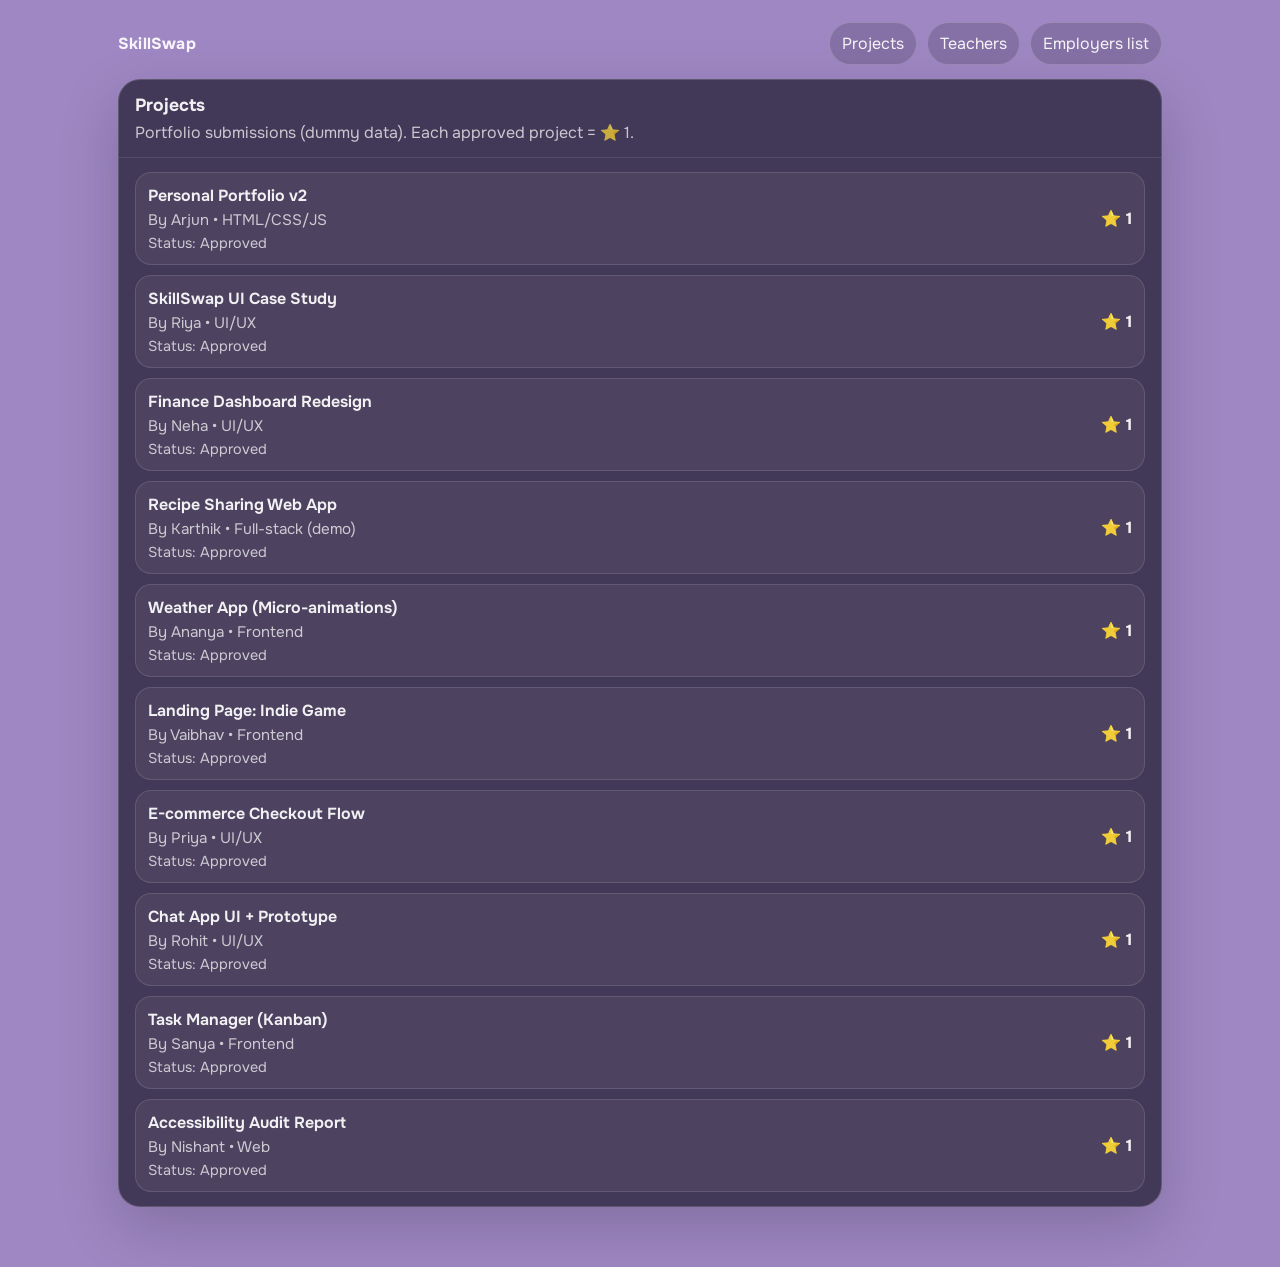
<file: projects.html>
<!doctype html>
<html lang="en">
<head>
  <meta charset="utf-8" />
  <meta name="viewport" content="width=device-width,initial-scale=1" />
  <title>SkillSwap — Projects</title>
  <link rel="preconnect" href="https://fonts.googleapis.com" />
  <link rel="preconnect" href="https://fonts.gstatic.com" crossorigin />
  <link href="https://fonts.googleapis.com/css2?family=Onest:wght@300;400;500;600;700&display=swap" rel="stylesheet" />
  <style>
    :root{--bg:#9F87C3;--glass:rgba(31,27,46,.72);--stroke:rgba(255,255,255,.16);--text:rgba(255,255,255,.92);--muted:rgba(255,255,255,.72);--shadow:0 20px 60px rgba(0,0,0,.18);--radius:22px;}
    *{box-sizing:border-box}
    body{margin:0;font-family:"Onest",system-ui;background:var(--bg);color:var(--text);overflow-y:auto;scrollbar-width:none;-ms-overflow-style:none;}
    body::-webkit-scrollbar{display:none;}
    .wrap{max-width:1080px;margin:0 auto;padding:22px 18px 60px;}
    .topbar{display:flex;align-items:center;justify-content:space-between;gap:12px;}
    .brand{font-weight:700;letter-spacing:.2px}
    .tabs{display:flex;gap:10px;flex-wrap:wrap}
    .tab{padding:10px 12px;border-radius:999px;border:1px solid rgba(255,255,255,.18);background:rgba(31,27,46,.20);color:var(--text);text-decoration:none;}
    .tab:hover{background:rgba(31,27,46,.26)}
    .card{margin-top:14px;background:var(--glass);border:1px solid var(--stroke);border-radius:var(--radius);box-shadow:var(--shadow);overflow:hidden;}
    .cardHead{padding:14px 16px;border-bottom:1px solid rgba(255,255,255,.10)}
    .cardHead h1{margin:0;font-size:1.1rem}
    .cardHead p{margin:6px 0 0;color:var(--muted)}
    .list{padding:14px 16px;display:grid;gap:10px;}
    .row{display:flex;align-items:center;justify-content:space-between;gap:12px;padding:12px 12px;border-radius:16px;border:1px solid rgba(255,255,255,.12);background:rgba(255,255,255,.06);}
    .left{display:flex;flex-direction:column;gap:4px}
    .name{font-weight:650}
    .meta{color:var(--muted);font-size:.95rem}
    .stars{font-weight:750}
    .small{font-size:.9rem;color:var(--muted)}
  </style>
</head>
<body>
  <div class="wrap">
    <div class="topbar">
      <div class="brand">SkillSwap</div>
      <div class="tabs">
        <a class="tab" href="projects.html">Projects</a>
        <a class="tab" href="teachers.html">Teachers</a>
        <a class="tab" href="employers.html">Employers list</a>
      </div>
    </div>

    <div class="card">
      <div class="cardHead">
        <h1>Projects</h1>
        <p>Portfolio submissions (dummy data). Each approved project = ⭐ 1.</p>
      </div>

      <div class="list">
        <div class="row">
          <div class="left">
            <div class="name">Personal Portfolio v2</div>
            <div class="meta">By Arjun • HTML/CSS/JS</div>
            <div class="small">Status: Approved</div>
          </div>
          <div class="stars">⭐ 1</div>
        </div>

        <div class="row">
          <div class="left">
            <div class="name">SkillSwap UI Case Study</div>
            <div class="meta">By Riya • UI/UX</div>
            <div class="small">Status: Approved</div>
          </div>
          <div class="stars">⭐ 1</div>
        </div>

        <div class="row">
          <div class="left">
            <div class="name">Finance Dashboard Redesign</div>
            <div class="meta">By Neha • UI/UX</div>
            <div class="small">Status: Approved</div>
          </div>
          <div class="stars">⭐ 1</div>
        </div>

        <div class="row">
          <div class="left">
            <div class="name">Recipe Sharing Web App</div>
            <div class="meta">By Karthik • Full-stack (demo)</div>
            <div class="small">Status: Approved</div>
          </div>
          <div class="stars">⭐ 1</div>
        </div>

        <div class="row">
          <div class="left">
            <div class="name">Weather App (Micro-animations)</div>
            <div class="meta">By Ananya • Frontend</div>
            <div class="small">Status: Approved</div>
          </div>
          <div class="stars">⭐ 1</div>
        </div>

        <div class="row">
          <div class="left">
            <div class="name">Landing Page: Indie Game</div>
            <div class="meta">By Vaibhav • Frontend</div>
            <div class="small">Status: Approved</div>
          </div>
          <div class="stars">⭐ 1</div>
        </div>

        <div class="row">
          <div class="left">
            <div class="name">E-commerce Checkout Flow</div>
            <div class="meta">By Priya • UI/UX</div>
            <div class="small">Status: Approved</div>
          </div>
          <div class="stars">⭐ 1</div>
        </div>

        <div class="row">
          <div class="left">
            <div class="name">Chat App UI + Prototype</div>
            <div class="meta">By Rohit • UI/UX</div>
            <div class="small">Status: Approved</div>
          </div>
          <div class="stars">⭐ 1</div>
        </div>

        <div class="row">
          <div class="left">
            <div class="name">Task Manager (Kanban)</div>
            <div class="meta">By Sanya • Frontend</div>
            <div class="small">Status: Approved</div>
          </div>
          <div class="stars">⭐ 1</div>
        </div>

        <div class="row">
          <div class="left">
            <div class="name">Accessibility Audit Report</div>
            <div class="meta">By Nishant • Web</div>
            <div class="small">Status: Approved</div>
          </div>
          <div class="stars">⭐ 1</div>
        </div>
      </div>
    </div>
  </div>
</body>
</html>
</file>
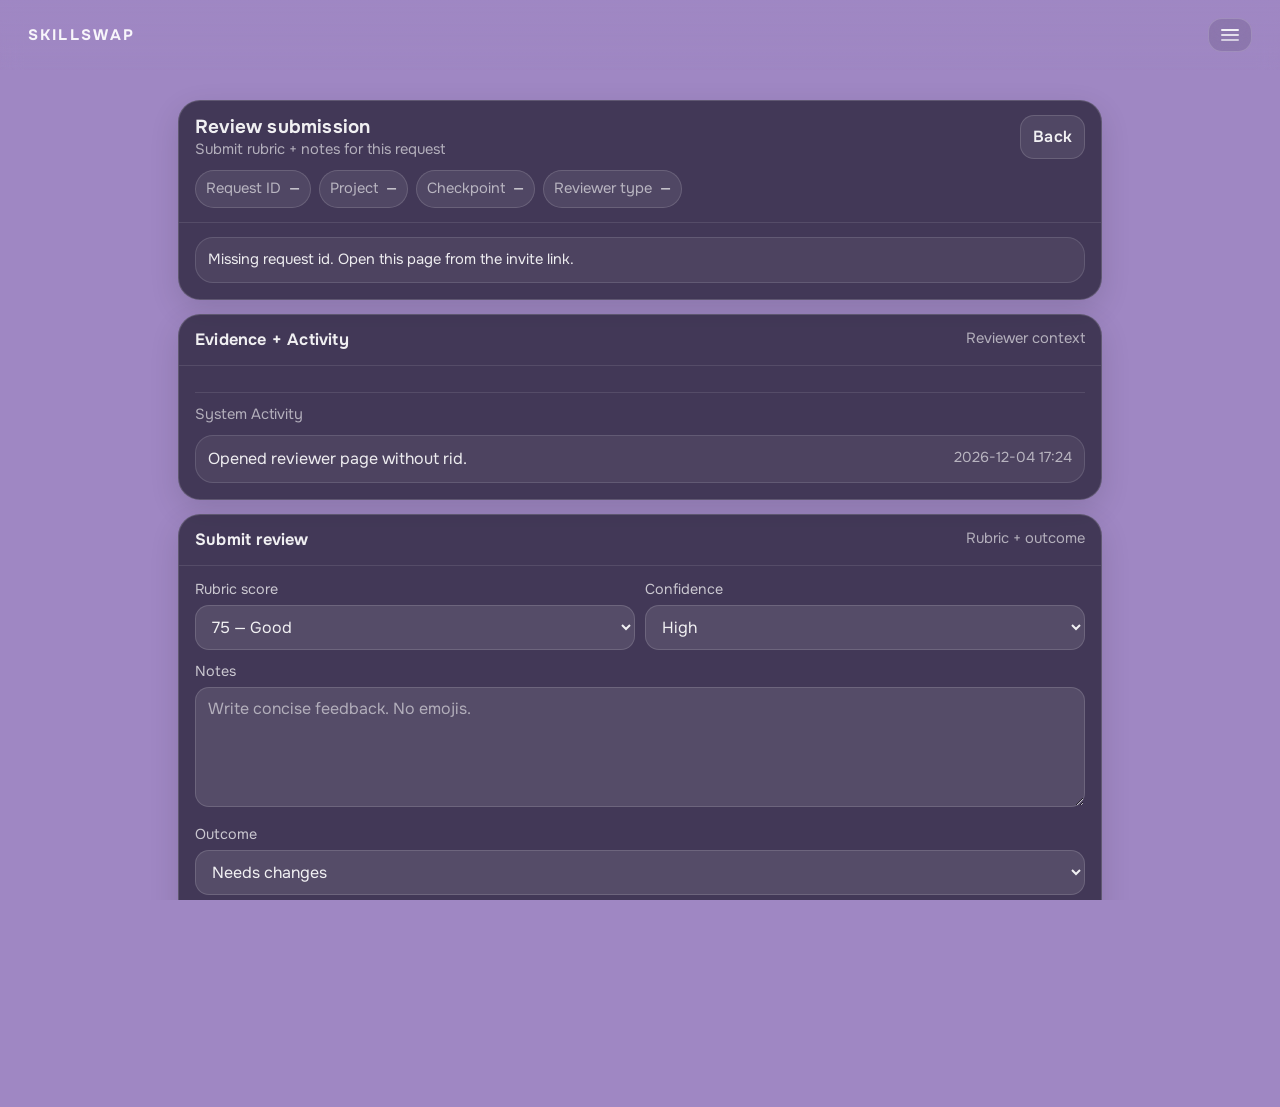
<file: review-submission.html>
<!doctype html>
<html lang="en">
<head>
  <meta charset="utf-8" />
  <meta name="viewport" content="width=device-width,initial-scale=1" />
  <title>SkillSwap — Review Submission</title>

  <link rel="preconnect" href="https://fonts.googleapis.com" />
  <link rel="preconnect" href="https://fonts.gstatic.com" crossorigin />
  <link href="https://fonts.googleapis.com/css2?family=Onest:wght@300;400;500;600;700&display=swap" rel="stylesheet" />

  <style>
    :root{
      --bg:#9F87C3;
      --glass:rgba(31,27,46,0.72);
      --stroke:rgba(255,255,255,0.16);
      --text:rgba(255,255,255,0.92);
      --muted:rgba(255,255,255,0.72);
      --muted-2:rgba(255,255,255,0.60);
      --shadow-soft:0 10px 30px rgba(0,0,0,0.12);
      --shadow:0 20px 60px rgba(0,0,0,0.18);
      --radius-xl:22px;
      --radius-lg:18px;
      --max:960px;
      --focusRing:0 0 0 3px rgba(255,255,255,0.22), 0 0 0 1px rgba(31,27,46,0.35) inset;
    }

    *{box-sizing:border-box;}
    html,body{height:100%;}
    body{
      margin:0;
      font-family:"Onest",system-ui,-apple-system,Segoe UI,Roboto,Helvetica,Arial,sans-serif;
      background:var(--bg);
      color:var(--text);
      line-height:1.35;
    }

    /* Hide scrollbar but keep scroll */
    html,body{overflow-y:auto;overflow-x:hidden;scrollbar-width:none;-ms-overflow-style:none;}
    body::-webkit-scrollbar{display:none;}

    a{color:inherit;text-decoration:none;}
    a:hover{text-decoration:underline;}

    .wrap{max-width:var(--max);margin:0 auto;padding:18px 18px 56px;}

    .topbar{
      position:sticky;top:0;z-index:30;
      padding:18px 28px;
      background:linear-gradient(to bottom, rgba(159,135,195,0.92), rgba(159,135,195,0.68), rgba(159,135,195,0));
      backdrop-filter:blur(10px);
    }
    @media (max-width:720px){.topbar{padding:16px 16px;}}
    .header{width:100%;display:flex;align-items:center;justify-content:space-between;gap:12px;}
    .brandName{font-weight:700;letter-spacing:0.14em;font-size:0.95rem;user-select:none;}

    .menuBtn{
      appearance:none;border:1px solid rgba(255,255,255,0.18);
      background:rgba(31,27,46,0.14);backdrop-filter:blur(8px);
      color:var(--text);border-radius:14px;padding:10px 12px;cursor:pointer;
      transition:transform 140ms ease, background 140ms ease;
      display:flex;align-items:center;gap:10px;
    }
    .menuBtn:hover{transform:translateY(-1px);background:rgba(31,27,46,0.18);}
    .menuBtn:active{transform:translateY(0);}
    .menuBtn:focus-visible{outline:none;box-shadow:var(--focusRing);}
    .hamburger{width:18px;height:12px;position:relative;display:inline-block;}
    .hamburger span{position:absolute;left:0;right:0;height:2px;border-radius:2px;background:rgba(255,255,255,0.90);}
    .hamburger span:nth-child(1){top:0;}
    .hamburger span:nth-child(2){top:5px;opacity:0.85;}
    .hamburger span:nth-child(3){bottom:0;opacity:0.7;}

    .card{border-radius:var(--radius-xl);background:var(--glass);border:1px solid var(--stroke);box-shadow:var(--shadow-soft);overflow:hidden;}
    .cardHeader{padding:14px 16px;border-bottom:1px solid rgba(255,255,255,0.10);display:flex;align-items:flex-start;justify-content:space-between;gap:12px;}
    .cardHeader .h{margin:0;font-weight:650;letter-spacing:0.2px;font-size:1.02rem;}
    .cardBody{padding:14px 16px 16px;}

    .muted{color:var(--muted);}
    .muted2{color:var(--muted-2);}

    .btn{
      appearance:none;border:1px solid rgba(255,255,255,0.18);
      background:rgba(255,255,255,0.12);color:var(--text);
      border-radius:14px;padding:10px 12px;cursor:pointer;
      transition:transform 140ms ease, background 140ms ease;
      font-weight:600;letter-spacing:0.2px;text-decoration:none;
      display:inline-flex;align-items:center;justify-content:center;gap:10px;
      white-space:nowrap;
    }
    .btn:hover{transform:translateY(-1px);background:rgba(255,255,255,0.14);text-decoration:none;}
    .btn:active{transform:translateY(0);}
    .btn:focus-visible{outline:none;box-shadow:var(--focusRing);}
    .btn.primary{background:rgba(255,255,255,0.18);border-color:rgba(255,255,255,0.22);}
    .btn.ghost{background:rgba(255,255,255,0.08);border-color:rgba(255,255,255,0.14);}

    .hr{height:1px;background:rgba(255,255,255,0.10);margin:12px 0;}

    .pillRow{display:flex;flex-wrap:wrap;align-items:center;gap:8px;margin-top:10px;}
    .badge{display:inline-flex;align-items:center;gap:8px;padding:8px 10px;border-radius:999px;border:1px solid rgba(255,255,255,0.14);background:rgba(255,255,255,0.08);font-size:0.92rem;}

    label{display:block;font-size:0.90rem;color:var(--muted);margin-bottom:6px;}
    input,textarea,select{
      width:100%;
      border-radius:14px;border:1px solid rgba(255,255,255,0.14);
      background:rgba(255,255,255,0.10);color:var(--text);
      padding:10px 12px;outline:none;
      transition:box-shadow 140ms ease, border-color 140ms ease, background 140ms ease;
      font:inherit;
    }
    textarea{resize:vertical;min-height:120px;}
    input::placeholder,textarea::placeholder{color:rgba(255,255,255,0.55);}
    input:focus,textarea:focus,select:focus{box-shadow:var(--focusRing);border-color:rgba(255,255,255,0.24);background:rgba(255,255,255,0.12);}

    .formRow{display:grid;grid-template-columns:1fr 1fr;gap:10px;}
    @media (max-width:720px){.formRow{grid-template-columns:1fr;}}

    .evidence{display:grid;gap:10px;}
    .eItem{border-radius:var(--radius-lg);border:1px solid rgba(255,255,255,0.12);background:rgba(255,255,255,0.06);padding:12px;display:flex;align-items:flex-start;justify-content:space-between;gap:10px;}
    .eItem .name{font-weight:650;letter-spacing:0.2px;}
    .eItem .url{font-family:ui-monospace,SFMono-Regular,Menlo,Monaco,Consolas,"Liberation Mono","Courier New",monospace;font-size:0.92rem;color:rgba(255,255,255,0.86);word-break:break-word;margin-top:6px;}
    .eItem .meta{color:var(--muted-2);font-size:0.90rem;}
    .eItem a{text-decoration:underline;text-decoration-color:rgba(255,255,255,0.30);}

    .log{list-style:none;padding:0;margin:0;display:grid;gap:10px;}
    .logItem{border-radius:var(--radius-lg);border:1px solid rgba(255,255,255,0.12);background:rgba(255,255,255,0.06);padding:12px;display:flex;align-items:flex-start;justify-content:space-between;gap:10px;}
    .logItem .msg{color:rgba(255,255,255,0.90);}
    .logItem .ts{color:var(--muted-2);font-size:0.90rem;white-space:nowrap;}

    .note{border-radius:var(--radius-lg);border:1px solid rgba(255,255,255,0.12);background:rgba(255,255,255,0.06);padding:12px;color:rgba(255,255,255,0.90);font-size:0.92rem;}

    .srOnly{position:absolute;width:1px;height:1px;padding:0;margin:-1px;overflow:hidden;clip:rect(0,0,0,0);white-space:nowrap;border:0;}
  </style>
</head>

<body>
  <div class="topbar">
    <header class="header" aria-label="SkillSwap header">
      <div class="brandName">SKILLSWAP</div>

      <button class="menuBtn" id="menuButton" type="button" aria-haspopup="dialog" aria-controls="menuOverlay" aria-expanded="false">
        <span class="srOnly">Open menu</span>
        <span class="hamburger" aria-hidden="true"><span></span><span></span><span></span></span>
      </button>
    </header>
  </div>

  <main class="wrap">
    <section class="card" style="margin-top:12px;" aria-label="Review task header">
      <div class="cardHeader">
        <div>
          <h1 class="h" style="font-size:1.18rem;">Review submission</h1>
          <div class="muted2" style="font-size:0.92rem;">Submit rubric + notes for this request</div>
          <div class="pillRow">
            <span class="badge"><span class="muted2">Request ID</span> <span id="ridText">—</span></span>
            <span class="badge"><span class="muted2">Project</span> <span id="projectText">—</span></span>
            <span class="badge"><span class="muted2">Checkpoint</span> <span id="cpText">—</span></span>
            <span class="badge"><span class="muted2">Reviewer type</span> <span id="rtText">—</span></span>
          </div>
        </div>

        <div style="display:flex; gap:10px; flex-wrap:wrap; justify-content:flex-end;">
          <a class="btn ghost" id="backBtn" href="validation-details.html">Back</a>
        </div>
      </div>

      <div class="cardBody">
        <div class="note" id="requestNoteBox">
          Loading request…
        </div>
      </div>
    </section>

    <div style="display:grid; gap:14px; margin-top:14px;">
      <section class="card" aria-label="Evidence and activity">
        <div class="cardHeader">
          <h2 class="h">Evidence + Activity</h2>
          <div class="muted2" style="font-size:0.92rem;">Reviewer context</div>
        </div>

        <div class="cardBody">
          <div class="evidence" id="evidenceList"></div>

          <div class="hr"></div>

          <div class="muted2" style="font-size:0.92rem; margin-bottom:10px;">System Activity</div>
          <ul class="log" id="activityLog"></ul>
        </div>
      </section>

      <section class="card" aria-label="Submission form">
        <div class="cardHeader">
          <h2 class="h">Submit review</h2>
          <div class="muted2" style="font-size:0.92rem;">Rubric + outcome</div>
        </div>

        <div class="cardBody">
          <form id="reviewForm" style="display:grid; gap:12px;">
            <div class="formRow">
              <div>
                <label for="rubricScore">Rubric score</label>
                <select id="rubricScore" name="rubricScore">
                  <option value="90">90 — Strong</option>
                  <option value="75" selected>75 — Good</option>
                  <option value="60">60 — Needs work</option>
                  <option value="40">40 — Weak</option>
                </select>
              </div>

              <div>
                <label for="confidence">Confidence</label>
                <select id="confidence" name="confidence">
                  <option value="high" selected>High</option>
                  <option value="med">Medium</option>
                  <option value="low">Low</option>
                </select>
              </div>
            </div>

            <div>
              <label for="reviewNotes">Notes</label>
              <textarea id="reviewNotes" name="reviewNotes" placeholder="Write concise feedback. No emojis." required></textarea>
            </div>

            <div>
              <label for="outcome">Outcome</label>
              <select id="outcome" name="outcome">
                <option value="approved">Approved</option>
                <option value="changes" selected>Needs changes</option>
                <option value="flagged">Flag suspicious</option>
              </select>
            </div>

            <div class="note" id="ruleNote">
              CP2 “Verified” approval requires evidence + eligible verifier (high-rep). (Mock rule.)
            </div>

            <div style="display:flex; gap:10px; flex-wrap:wrap;">
              <button class="btn primary" type="submit">Submit review</button>
              <button class="btn ghost" id="clearBtn" type="button">Clear</button>
            </div>

            <div class="muted2" style="font-size:0.92rem;">
              Submit = review done → returns to project. Back = review not done → returns to request page.
            </div>
          </form>
        </div>
      </section>
    </div>
  </main>

  <script>
    function pad2(n){ return String(n).padStart(2,'0'); }
    function nowStamp(){
      const d = new Date();
      return `${d.getFullYear()}-${pad2(d.getMonth()+1)}-${pad2(d.getDate())} ${pad2(d.getHours())}:${pad2(d.getMinutes())}`;
    }

    function addLog(message){
      const log = document.getElementById('activityLog');
      const li = document.createElement('li');
      li.className = 'logItem';
      li.innerHTML = `<div class="msg"></div><div class="ts"></div>`;
      li.querySelector('.msg').textContent = message;
      li.querySelector('.ts').textContent = nowStamp();
      log.appendChild(li);
    }

    const params = new URLSearchParams(window.location.search);
    const rid = params.get('rid'); // request id in URL [web:119]

    const REQUEST_KEY_PREFIX = 'ss_review_request_';
    const ridText = document.getElementById('ridText');
    const projectText = document.getElementById('projectText');
    const cpText = document.getElementById('cpText');
    const rtText = document.getElementById('rtText');
    const requestNoteBox = document.getElementById('requestNoteBox');
    const evidenceList = document.getElementById('evidenceList');
    const backBtn = document.getElementById('backBtn');

    function cpLabel(cp){
      return cp === 'cp2' ? 'CP2 (verification checkpoint)' : 'CP1 (early feedback)';
    }
    function rtLabel(rt){
      return rt === 'highrep' ? 'High-rep' : 'Peer';
    }

    function renderEvidence(payload){
      const items = [
        { name: 'Git repo', url: payload.evidence?.repo || '' },
        { name: 'Figma', url: payload.evidence?.figma || '' },
        { name: 'Demo', url: payload.evidence?.demo || '' }
      ];

      evidenceList.innerHTML = '';
      items.forEach(it => {
        const row = document.createElement('div');
        row.className = 'eItem';
        row.innerHTML = `
          <div>
            <div class="name"></div>
            <div class="url"></div>
            <div class="meta">Artifact</div>
          </div>
          <div class="meta"><a target="_blank" rel="noreferrer">Open</a></div>
        `;
        row.querySelector('.name').textContent = it.name;
        row.querySelector('.url').textContent = it.url || '—';
        const a = row.querySelector('a');
        if (it.url){
          a.href = it.url;
        }else{
          a.href = '#';
          a.addEventListener('click', (e) => e.preventDefault());
          a.textContent = 'Missing';
        }
        evidenceList.appendChild(row);
      });
    }

    function loadRequest(){
      ridText.textContent = rid || '—';
      backBtn.href = rid ? `validation-details.html` : 'validation-details.html';

      if (!rid){
        requestNoteBox.textContent = 'Missing request id. Open this page from the invite link.';
        addLog('Opened reviewer page without rid.');
        return null;
      }

      const raw = localStorage.getItem(REQUEST_KEY_PREFIX + rid);
      if (!raw){
        requestNoteBox.textContent = 'Request not found in this browser. (Because it is stored in localStorage for MVP.)';
        addLog('Request not found in localStorage.');
        return null;
      }

      const payload = JSON.parse(raw);
      projectText.textContent = payload.projectTitle || '—';
      cpText.textContent = cpLabel(payload.checkpoint);
      rtText.textContent = rtLabel(payload.reviewerType);

      requestNoteBox.textContent = payload.note
        ? `Request note: ${payload.note}`
        : 'Request note: (none)';

      renderEvidence(payload);

      addLog('Reviewer opened request.');
      addLog(`Checkpoint: ${payload.checkpoint.toUpperCase()}.`);
      addLog('Evidence links visible.');
      return payload;
    }

    const payload = loadRequest();

    // Submission behavior
    const form = document.getElementById('reviewForm');
    const notes = document.getElementById('reviewNotes');
    const outcome = document.getElementById('outcome');
    const clearBtn = document.getElementById('clearBtn');

    function canVerifyCP2(p){
      return p && p.checkpoint === 'cp2' && p.reviewerType === 'highrep' && p.evidence?.repo && p.evidence?.figma && p.evidence?.demo;
    }

    form.addEventListener('submit', (e) => {
      e.preventDefault();
      if (!payload){
        alert('Cannot submit: request not loaded.');
        return;
      }

      const text = notes.value.trim();
      if (!text){
        notes.focus();
        notes.setAttribute('aria-invalid','true');
        return;
      }
      notes.removeAttribute('aria-invalid');

      const result = {
        rid: payload.rid,
        submittedAt: nowStamp(),
        rubricScore: document.getElementById('rubricScore').value,
        confidence: document.getElementById('confidence').value,
        outcome: outcome.value,
        notes: text
      };

      // store review result for MVP
      localStorage.setItem('ss_review_result_' + payload.rid, JSON.stringify(result));

      addLog('Review submitted.');

      if (payload.checkpoint === 'cp2' && result.outcome === 'approved' && !canVerifyCP2(payload)){
        alert('Approved selected, but CP2 cannot become Verified unless reviewer is High-rep and evidence exists (mock rule).');
      }else{
        alert('Review saved (mock). Returning to project.');
      }

      // Review done -> go to project (or home, your choice)
      window.location.href = 'project-details.html';
    });

    clearBtn.addEventListener('click', () => {
      notes.value = '';
      outcome.value = 'changes';
      addLog('Submission cleared.');
    });

    // Back = review not done
    backBtn.addEventListener('click', (e) => {
      // Let normal navigation happen
      addLog('Reviewer left without submitting.');
    });
    
  </script>
</body>
</html>
</file>
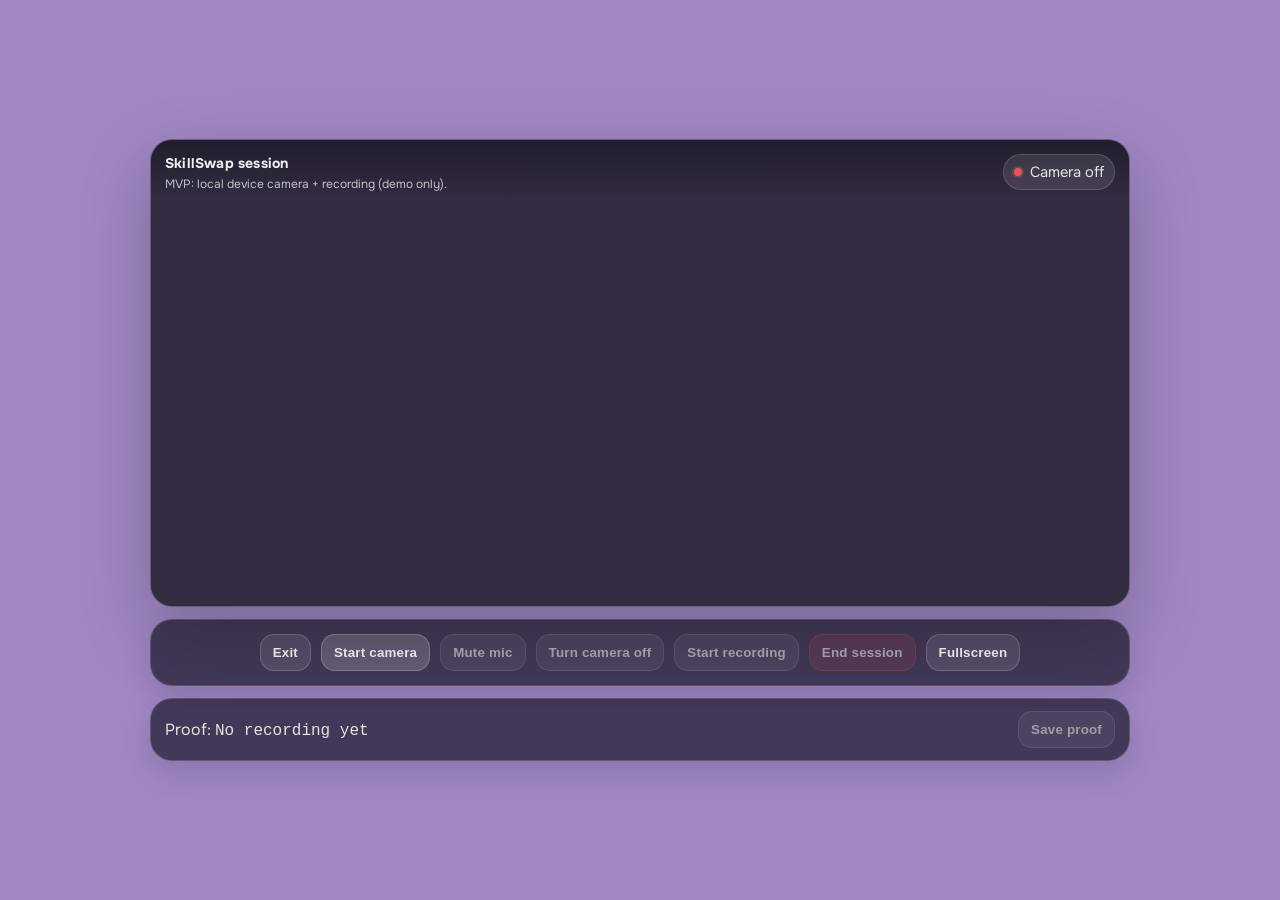
<file: session-room.html>
<!doctype html>
<html lang="en">
<head>
  <meta charset="utf-8" />
  <meta name="viewport" content="width=device-width,initial-scale=1" />
  <title>SkillSwap — Session Room</title>
  <link rel="preconnect" href="https://fonts.googleapis.com" />
  <link rel="preconnect" href="https://fonts.gstatic.com" crossorigin />
  <link href="https://fonts.googleapis.com/css2?family=Onest:wght@300;400;500;600;700&display=swap" rel="stylesheet" />

  <style>
    :root{
      --bg:#9F87C3;
      --glass:rgba(31,27,46,0.72);
      --stroke:rgba(255,255,255,0.16);
      --text:rgba(255,255,255,0.92);
      --muted:rgba(255,255,255,0.70);
      --shadow:0 26px 70px rgba(0,0,0,0.22);
      --r:22px;
      --focusRing:0 0 0 3px rgba(255,255,255,0.22), 0 0 0 1px rgba(31,27,46,0.35) inset;
    }
    *{box-sizing:border-box;}
    body{
      margin:0;
      font-family:"Onest",system-ui,-apple-system,Segoe UI,Roboto,Helvetica,Arial,sans-serif;
      background:var(--bg);
      color:var(--text);
      min-height:100vh;
      display:grid;
      place-items:center;
      padding:18px;
    }
    .shell{width:min(1180px, 96vw); display:grid; gap:14px;}
    .stage{
      border-radius:var(--r);
      overflow:hidden;
      background:rgba(15, 12, 26, 0.55);
      border:1px solid rgba(255,255,255,0.14);
      box-shadow:var(--shadow);
      min-height:min(72vh, 680px);
      position:relative;
    }
    video{
      width:100%;
      height:100%;
      object-fit:cover;
      display:block;
      background:rgba(0,0,0,0.35);
    }
    .topOverlay{
      position:absolute; inset:0 0 auto 0;
      padding:14px 14px 10px;
      display:flex; align-items:flex-start; justify-content:space-between; gap:12px;
      background:linear-gradient(to bottom, rgba(0,0,0,0.35), rgba(0,0,0,0));
      pointer-events:none;
    }
    .title{font-weight:700; letter-spacing:0.2px;}
    .hint{font-size:0.92rem; color:var(--muted); margin-top:4px;}
    .pill{
      pointer-events:none;
      padding:8px 10px;
      border-radius:999px;
      border:1px solid rgba(255,255,255,0.14);
      background:rgba(255,255,255,0.10);
      color:rgba(255,255,255,0.86);
      font-size:0.92rem;
      display:inline-flex; align-items:center; gap:8px;
      white-space:nowrap;
    }
    .dot{width:8px;height:8px;border-radius:50%; background:rgba(255,80,80,0.95); box-shadow:0 0 0 2px rgba(255,255,255,0.10);}
    .dot.on{background:rgba(120,255,160,0.95);}
    .controls{
      display:flex; gap:10px; flex-wrap:wrap;
      justify-content:center;
      padding:14px;
      border-radius:var(--r);
      background:var(--glass);
      border:1px solid var(--stroke);
      box-shadow:0 12px 30px rgba(0,0,0,0.12);
    }
    .btn{
      appearance:none;
      border:1px solid rgba(255,255,255,0.18);
      background:rgba(255,255,255,0.10);
      color:var(--text);
      border-radius:14px;
      padding:10px 12px;
      cursor:pointer;
      transition:transform 140ms ease, background 140ms ease, border-color 140ms ease;
      font-weight:650;
      letter-spacing:0.2px;
      display:inline-flex; align-items:center; gap:10px;
      white-space:nowrap;
      user-select:none;
    }
    .btn:hover{transform:translateY(-1px); background:rgba(255,255,255,0.12);}
    .btn:active{transform:translateY(0);}
    .btn:focus-visible{outline:none; box-shadow:var(--focusRing);}
    .btn.primary{background:rgba(255,255,255,0.18); border-color:rgba(255,255,255,0.22);}
    .btn.danger{background:rgba(255,80,80,0.18); border-color:rgba(255,120,120,0.22);}
    .btn:disabled{opacity:0.55; cursor:not-allowed; transform:none;}
    .card{
      border-radius:var(--r);
      background:var(--glass);
      border:1px solid var(--stroke);
      box-shadow:0 12px 30px rgba(0,0,0,0.12);
      padding:12px 14px;
      color:rgba(255,255,255,0.86);
      display:flex;
      justify-content:space-between;
      gap:10px;
      flex-wrap:wrap;
      align-items:center;
    }
    .mono{font-family:ui-monospace,SFMono-Regular,Menlo,Monaco,Consolas,"Liberation Mono","Courier New",monospace;}
  /* ===== SCALE FIX (override) ===== */

/* Make the whole room smaller + more “Meet-like” */
.shell{
  width: min(980px, 94vw) !important;
  gap: 12px !important;
}

/* Reduce the stage height so it doesn't feel fullscreen */
.stage{
  min-height: 420px !important;
  height: min(52vh, 520px) !important;
}

/* Stop the camera feed from zooming/cropping */
.stage video{
  object-fit: contain !important;   /* was cover */
  background: rgba(0,0,0,0.35) !important;
}

/* Slightly smaller overlay text */
.title{ font-size: 14px !important; }
.hint{ font-size: 12px !important; }
/* ===== CAMERA FILL FIX (Meet-like) ===== */
.stage video{
  object-fit: cover !important;        /* fill the stage */
  object-position: center 25% !important; /* crop a bit higher (keeps face centered) */
}
/* ===== SCALED ONLY (NO CROP / NO ZOOM) ===== */
.stage video{
  width: 100%;
  height: 100%;
  object-fit: contain !important;  /* scale to fit, preserve full frame */
  object-position: center !important;
  background: #12121a;             /* letterbox color */
}


  </style>
</head>

<body>
  <div class="shell">
    <div class="stage">
      <video id="preview" autoplay playsinline muted></video>

      <div class="topOverlay">
        <div>
          <div class="title">SkillSwap session</div>
          <div class="hint">MVP: local device camera + recording (demo only).</div>
        </div>
        <div class="pill"><span id="liveDot" class="dot"></span><span id="liveText">Camera off</span></div>
      </div>
    </div>

    <div class="controls">
      <button class="btn primary" id="startBtn" type="button">Start camera</button>
      <button class="btn" id="toggleMicBtn" type="button" disabled>Mute mic</button>
      <button class="btn" id="toggleCamBtn" type="button" disabled>Turn camera off</button>
      <button class="btn" id="recordBtn" type="button" disabled>Start recording</button>
      <button class="btn danger" id="stopBtn" type="button" disabled>End session</button>
    </div>

    <div class="card">
      <div>
        Proof: <span class="mono" id="proofText">No recording yet</span>
      </div>
      <button class="btn" id="saveProofBtn" type="button" disabled>Save proof</button>
    </div>
  </div>

  <script>
    // Uses getUserMedia for camera/mic [web:372]
    // Uses MediaRecorder for recording [web:383]
    const preview = document.getElementById('preview');
    const startBtn = document.getElementById('startBtn');
    const stopBtn = document.getElementById('stopBtn');
    const toggleMicBtn = document.getElementById('toggleMicBtn');
    const toggleCamBtn = document.getElementById('toggleCamBtn');
    const recordBtn = document.getElementById('recordBtn');
    const saveProofBtn = document.getElementById('saveProofBtn');

    const liveDot = document.getElementById('liveDot');
    const liveText = document.getElementById('liveText');
    const proofText = document.getElementById('proofText');

    let stream = null;
    let recorder = null;
    let chunks = [];
    let recordingUrl = null;
    let startedAt = null;

    function stamp(){
      const d = new Date();
      const pad = (n)=>String(n).padStart(2,'0');
      return `${d.getFullYear()}-${pad(d.getMonth()+1)}-${pad(d.getDate())} ${pad(d.getHours())}:${pad(d.getMinutes())}`;
    }

    function setLive(on){
      liveDot.classList.toggle('on', on);
      liveText.textContent = on ? 'Camera on' : 'Camera off';
    }

  async function startCamera(){
  try{
    // Prefer high-res; browser will fall back if not supported (ideal is safe) [web:494]
    stream = await navigator.mediaDevices.getUserMedia({
      audio: true,
      video: {
        width:  { min: 640, ideal: 1920 },
        height: { min: 360, ideal: 1080 },
        frameRate: { ideal: 30, max: 60 }
      }
    }); // [web:372]

    preview.srcObject = stream; // [web:384]
    startedAt = stamp();
    setLive(true);

    // Optional: log actual active camera resolution/settings [web:501]
    const vs = stream.getVideoTracks()[0]?.getSettings?.();
    if (vs) console.log('Camera actual settings:', vs);

    stopBtn.disabled = false;
    toggleMicBtn.disabled = false;
    toggleCamBtn.disabled = false;
    recordBtn.disabled = false;
    startBtn.disabled = true;
  }catch(err){
    console.error(err);
    alert(`Camera/Mic permission failed: ${err.name}`);
  }
}

function stopCamera(){
  try{
    // Stop all tracks properly [web:513]
    if (stream){
      stream.getTracks().forEach(t => t.stop()); // [web:516]
    }
  }finally{
    stream = null;
    preview.srcObject = null; // [web:513]
    setLive(false);

    stopBtn.disabled = true;
    toggleMicBtn.disabled = true;
    toggleCamBtn.disabled = true;
    recordBtn.disabled = true;
    startBtn.disabled = false;

    toggleMicBtn.textContent = 'Mute mic';
    toggleCamBtn.textContent = 'Turn camera off';
  }
}

    function toggleMic(){
      const track = stream?.getAudioTracks?.()[0];
      if (!track) return;
      track.enabled = !track.enabled;
      toggleMicBtn.textContent = track.enabled ? 'Mute mic' : 'Unmute mic';
    }

    function toggleCam(){
      const track = stream?.getVideoTracks?.()[0];
      if (!track) return;
      track.enabled = !track.enabled;
      toggleCamBtn.textContent = track.enabled ? 'Turn camera off' : 'Turn camera on';
      setLive(track.enabled);
    }

    function startRecording(){
      if (!stream) return;

      chunks = [];
      const mime = MediaRecorder.isTypeSupported('video/webm;codecs=vp9')
        ? 'video/webm;codecs=vp9'
        : 'video/webm';

      recorder = new MediaRecorder(stream, { mimeType: mime }); // [web:383]
      recorder.ondataavailable = (e) => { if (e.data && e.data.size) chunks.push(e.data); };
      recorder.onstop = () => {
        const blob = new Blob(chunks, { type: mime });
        recordingUrl = URL.createObjectURL(blob);
        proofText.textContent = 'Recording ready (download)';
        saveProofBtn.disabled = false;

        // auto-download for demo
        const a = document.createElement('a');
        a.href = recordingUrl;
        a.download = `skillswap-session-${Date.now()}.webm`;
        a.click();
      };

      recorder.start(250);
      recordBtn.textContent = 'Stop recording';
    }

    function stopRecording(){
      if (recorder && recorder.state !== 'inactive'){
        recorder.stop();
      }
      recorder = null;
      recordBtn.textContent = 'Start recording';
    }

    function saveProof(){
      // front-end proof object for demo
      const proof = {
        id: 'proof_' + Date.now(),
        createdAt: stamp(),
        startedAt,
        endedAt: stamp(),
        hasRecording: !!recordingUrl
      };
      const key = 'ss_session_proofs';
      const arr = JSON.parse(localStorage.getItem(key) || '[]');
      arr.unshift(proof);
      localStorage.setItem(key, JSON.stringify(arr));
      proofText.textContent = `Saved proof: ${proof.id}`;
    }

    startBtn.addEventListener('click', startCamera);
    stopBtn.addEventListener('click', () => {
      if (recorder) stopRecording();
      stopCamera();
    });
    toggleMicBtn.addEventListener('click', toggleMic);
    toggleCamBtn.addEventListener('click', toggleCam);
    recordBtn.addEventListener('click', () => {
      if (!stream) return;
      if (recorder) stopRecording(); else startRecording();
    });
    saveProofBtn.addEventListener('click', saveProof);
    /* ===== DROP-IN: Fullscreen button (paste at end) ===== */
(() => {
  const controls = document.querySelector('.controls');
  const stage = document.querySelector('.stage');
  if (!controls || !stage) return;

  // 1) Inject button into the controls row
  controls.insertAdjacentHTML(
    'beforeend',
    `<button class="btn" id="fsBtn" type="button">Fullscreen</button>`
  ); // [web:454]

  const fsBtn = document.getElementById('fsBtn');

  // 2) Toggle fullscreen on the stage
  async function toggleFS() {
    try {
      if (!document.fullscreenElement) {
        await stage.requestFullscreen(); // [web:531]
      } else {
        await document.exitFullscreen(); // [web:545]
      }
    } catch (e) {
      console.error(e);
      alert('Fullscreen blocked by browser (try clicking the button again).');
    }
  }

  fsBtn.addEventListener('click', toggleFS);

  // 3) Keep label correct when user presses Esc
  document.addEventListener('fullscreenchange', () => {
    fsBtn.textContent = document.fullscreenElement ? 'Exit fullscreen' : 'Fullscreen';
  }); // [web:542]
})();
/* ===== DROP-IN: Back/Exit button + action ===== */
(() => {
  const controls = document.querySelector('.controls');
  if (!controls) return;

  // Add Exit button at the start of the controls row
  controls.insertAdjacentHTML(
    'afterbegin',
    `<button class="btn" id="exitBtn" type="button">Exit</button>`
  );

  document.getElementById('exitBtn').addEventListener('click', () => {
    history.back(); // goes to previous page in session history [web:564][web:570]
  });
})();


  </script>
</body>
</html>
</file>
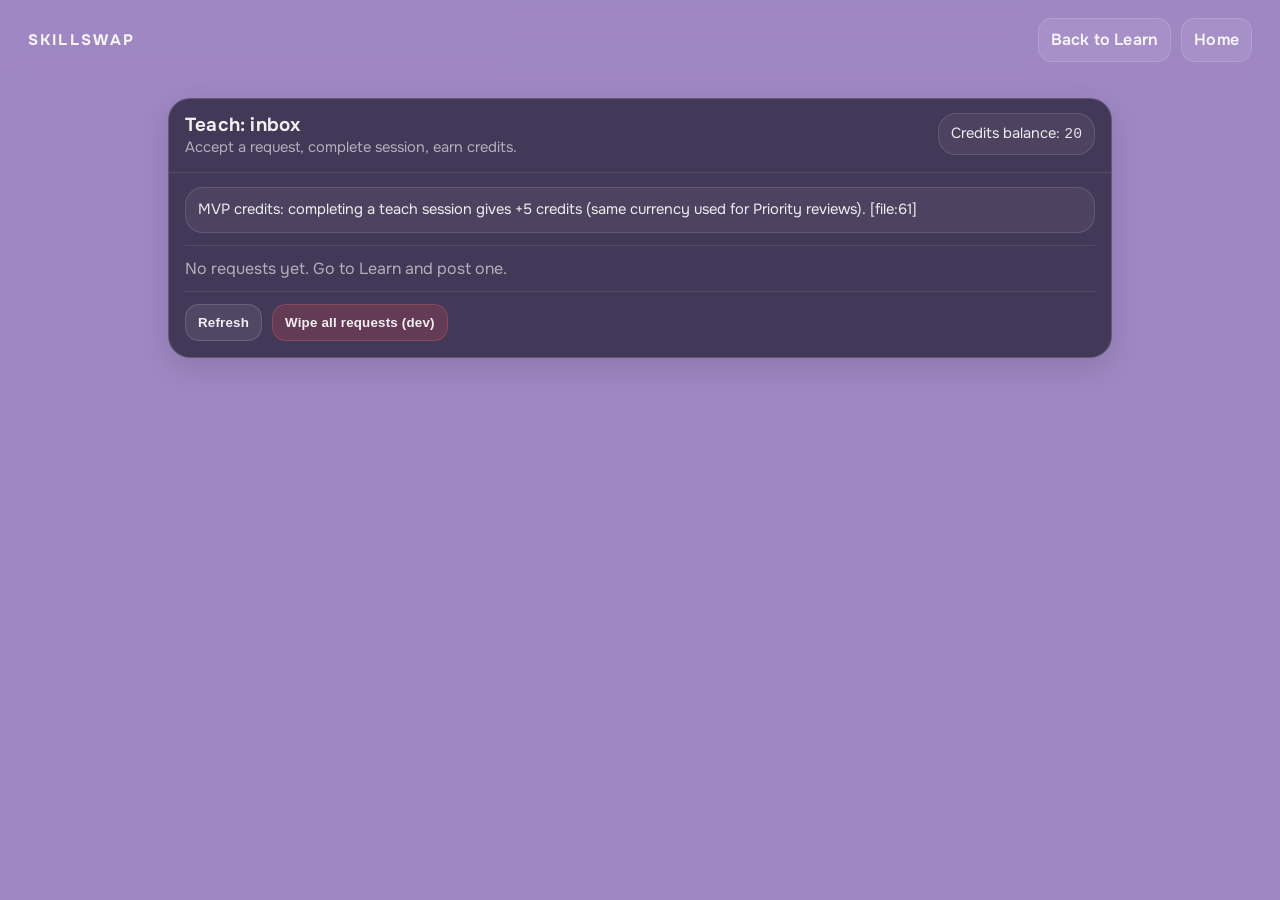
<file: teach-session.html>
<!doctype html>
<html lang="en">
<head>
  <meta charset="utf-8" />
  <meta name="viewport" content="width=device-width,initial-scale=1" />
  <title>SkillSwap — Teach Inbox</title>
  <link rel="preconnect" href="https://fonts.googleapis.com" />
  <link rel="preconnect" href="https://fonts.gstatic.com" crossorigin />
  <link href="https://fonts.googleapis.com/css2?family=Onest:wght@300;400;500;600;700&display=swap" rel="stylesheet" />

  <style>
    :root{
      --bg:#9F87C3;
      --glass:rgba(31,27,46,0.72);
      --stroke:rgba(255,255,255,0.16);
      --text:rgba(255,255,255,0.92);
      --muted:rgba(255,255,255,0.72);
      --muted-2:rgba(255,255,255,0.60);
      --shadow-soft:0 10px 30px rgba(0,0,0,0.12);
      --radius-xl:22px;
      --radius-lg:18px;
      --max:980px;
      --focusRing:0 0 0 3px rgba(255,255,255,0.22), 0 0 0 1px rgba(31,27,46,0.35) inset;
    }
    *{box-sizing:border-box;}
    body{
      margin:0;
      font-family:"Onest",system-ui,-apple-system,Segoe UI,Roboto,Helvetica,Arial,sans-serif;
      background:var(--bg);
      color:var(--text);
      line-height:1.35;
    }
    html,body{overflow-y:auto;overflow-x:hidden;scrollbar-width:none;-ms-overflow-style:none;}
    body::-webkit-scrollbar{display:none;}
    .wrap{max-width:var(--max);margin:0 auto;padding:18px 18px 56px;}
    .topbar{
      position:sticky;top:0;z-index:30;
      padding:18px 28px;
      background:linear-gradient(to bottom, rgba(159,135,195,0.92), rgba(159,135,195,0.68), rgba(159,135,195,0));
      backdrop-filter:blur(10px);
    }
    @media(max-width:720px){.topbar{padding:16px 16px;}}
    .header{display:flex;align-items:center;justify-content:space-between;gap:12px;}
    .brandName{font-weight:700;letter-spacing:0.14em;font-size:0.95rem;user-select:none;}
    .btn{
      appearance:none;border:1px solid rgba(255,255,255,0.18);
      background:rgba(255,255,255,0.12);color:var(--text);
      border-radius:14px;padding:10px 12px;cursor:pointer;
      transition:transform 140ms ease, background 140ms ease;
      font-weight:600;letter-spacing:0.2px;text-decoration:none;
      display:inline-flex;align-items:center;justify-content:center;gap:10px;
      white-space:nowrap;
    }
    .btn:hover{transform:translateY(-1px);background:rgba(255,255,255,0.14);text-decoration:none;}
    .btn:active{transform:translateY(0);}
    .btn:focus-visible{outline:none;box-shadow:var(--focusRing);}
    .btn.primary{background:rgba(255,255,255,0.18);border-color:rgba(255,255,255,0.22);}
    .btn.ghost{background:rgba(255,255,255,0.08);border-color:rgba(255,255,255,0.14);}
    .btn.danger{background:rgba(255, 80, 80, 0.18);border-color:rgba(255, 120, 120, 0.22);}

    .card{border-radius:var(--radius-xl);background:var(--glass);border:1px solid var(--stroke);box-shadow:var(--shadow-soft);overflow:hidden;}
    .cardHeader{padding:14px 16px;border-bottom:1px solid rgba(255,255,255,0.10);display:flex;align-items:flex-start;justify-content:space-between;gap:12px;}
    .cardHeader .h{margin:0;font-weight:650;letter-spacing:0.2px;font-size:1.02rem;}
    .cardBody{padding:14px 16px 16px;}
    .muted2{color:var(--muted-2);}
    .hr{height:1px;background:rgba(255,255,255,0.10);margin:12px 0;}
    .item{border-radius:var(--radius-lg);border:1px solid rgba(255,255,255,0.12);background:rgba(255,255,255,0.06);padding:12px;}
    .row{display:flex;justify-content:space-between;gap:10px;align-items:flex-start;flex-wrap:wrap;}
    .title{font-weight:650;letter-spacing:0.2px;}
    .mono{font-family:ui-monospace,SFMono-Regular,Menlo,Monaco,Consolas,"Liberation Mono","Courier New",monospace;font-size:0.92rem;color:rgba(255,255,255,0.86);}
    .note{border-radius:var(--radius-lg);border:1px solid rgba(255,255,255,0.12);background:rgba(255,255,255,0.06);padding:12px;color:rgba(255,255,255,0.90);font-size:0.92rem;}
  
  
  </style>
</head>

<body>
  <div class="topbar">
    <div class="header">
      <div class="brandName">SKILLSWAP</div>
      <div style="display:flex; gap:10px; align-items:center;">
        <a class="btn ghost" href="learn-request.html">Back to Learn</a>
        <a class="btn ghost" href="home.html">Home</a>
      </div>
    </div>
  </div>

  <main class="wrap">
    <section class="card">
      <div class="cardHeader">
        <div>
          <h1 class="h" style="font-size:1.18rem;">Teach: inbox</h1>
          <div class="muted2" style="font-size:0.92rem;">Accept a request, complete session, earn credits.</div>
        </div>
        <div class="note" style="padding:10px 12px;">
          Credits balance: <span id="balText" class="mono">—</span>
        </div>
      </div>

      <div class="cardBody">
        <div class="note">
          MVP credits: completing a teach session gives +5 credits (same currency used for Priority reviews). [file:61]
        </div>

        <div class="hr"></div>

        <div id="list" style="display:grid; gap:12px;"></div>

        <div class="hr"></div>

        <div style="display:flex; gap:10px; flex-wrap:wrap;">
          <button class="btn ghost" id="refreshBtn" type="button">Refresh</button>
          <button class="btn danger" id="wipeBtn" type="button">Wipe all requests (dev)</button>
        </div>
      </div>
    </section>
  </main>

  <script>
    const KEY_REQS = 'ss_learn_requests';
    const KEY_BAL = 'ss_credits_balance';
    const KEY_LEDGER = 'ss_credits_ledger';

    const EARN_TEACH = 5;

    function nowStamp(){
      const d = new Date();
      const pad2 = (x) => String(x).padStart(2,'0');
      return `${d.getFullYear()}-${pad2(d.getMonth()+1)}-${pad2(d.getDate())} ${pad2(d.getHours())}:${pad2(d.getMinutes())}`;
    }

    function loadReqs(){
      const raw = localStorage.getItem(KEY_REQS);
      if (!raw) return [];
      try{
        const arr = JSON.parse(raw); // JSON parse for arrays [web:322]
        return Array.isArray(arr) ? arr : [];
      }catch(e){ return []; }
    }

    function saveReqs(arr){
      localStorage.setItem(KEY_REQS, JSON.stringify(arr)); // JSON stringify for arrays [web:322]
    }

    function loadBal(){
      const v = localStorage.getItem(KEY_BAL);
      return Number(v || '20');
    }

    function saveBal(n){
      localStorage.setItem(KEY_BAL, String(n));
    }

    function loadLedger(){
      const raw = localStorage.getItem(KEY_LEDGER);
      if (!raw) return [];
      try{
        const arr = JSON.parse(raw);
        return Array.isArray(arr) ? arr : [];
      }catch(e){ return []; }
    }

    function saveLedger(arr){
      localStorage.setItem(KEY_LEDGER, JSON.stringify(arr));
    }

    function ensureCreditsInit(){
      if (!localStorage.getItem(KEY_BAL)){
        saveBal(20);
        saveLedger([{ t: nowStamp(), type:'init', delta:+20, label:'Starting credits' }]);
      }
    }

    function renderBal(){
      document.getElementById('balText').textContent = String(loadBal());
    }

    function acceptRequest(id){
      const reqs = loadReqs();
      const r = reqs.find(x => x.id === id);
      if (!r) return;
      if (r.status !== 'pending') return;
      r.status = 'accepted';
      r.acceptedAt = nowStamp();
      saveReqs(reqs);
      render();
    }

    function completeRequest(id){
      const reqs = loadReqs();
      const r = reqs.find(x => x.id === id);
      if (!r) return;
      if (r.status !== 'accepted') return;

      r.status = 'completed';
      r.completedAt = nowStamp();
      saveReqs(reqs);

      // Earn credits for teach completion [file:61]
      ensureCreditsInit();
      const bal = loadBal();
      saveBal(bal + EARN_TEACH);

      const ledger = loadLedger();
      ledger.push({ t: nowStamp(), type:'earn', delta:+EARN_TEACH, label:'Earned from teach session' });
      saveLedger(ledger);

      alert(`Session completed. Earned +${EARN_TEACH} credits.`);
      renderBal();
      render();
    }

    function render(){
      ensureCreditsInit();
      renderBal();

      const list = document.getElementById('list');
      const reqs = loadReqs().slice().reverse();

      if (reqs.length === 0){
        list.innerHTML = `<div class="muted2">No requests yet. Go to Learn and post one.</div>`;
        return;
      }

      list.innerHTML = '';
      reqs.forEach(r => {
        const el = document.createElement('div');
        el.className = 'item';

        const canAccept = r.status === 'pending';
        const canComplete = r.status === 'accepted';

        el.innerHTML = `
          <div class="row">
            <div>
              <div class="title">${r.skill}</div>
              <div class="muted2" style="margin-top:6px;">Level: ${r.level} • Duration: ${r.duration} min</div>
              <div class="muted2" style="margin-top:8px;">${r.note}</div>
              <div class="muted2" style="margin-top:10px;">Status: <span class="mono">${r.status}</span></div>
            </div>
            <div class="mono">${r.id}</div>
          </div>

          <div class="hr"></div>

          <div style="display:flex; gap:10px; flex-wrap:wrap;">
            <button class="btn primary" data-act="accept" data-id="${r.id}" ${canAccept ? '' : 'disabled'}>Accept request</button>
            <button class="btn ghost" data-act="complete" data-id="${r.id}" ${canComplete ? '' : 'disabled'}>Mark completed</button>
          </div>

          <div class="muted2" style="font-size:0.92rem; margin-top:10px;">
            Created: ${r.createdAt || '—'} • Accepted: ${r.acceptedAt || '—'} • Completed: ${r.completedAt || '—'}
          </div>
        `;

        list.appendChild(el);
      });
    }

    document.getElementById('list').addEventListener('click', (e) => {
      const btn = e.target.closest('button');
      if (!btn) return;
      const act = btn.getAttribute('data-act');
      const id = btn.getAttribute('data-id');
      if (!act || !id) return;

      if (act === 'accept') acceptRequest(id);
      if (act === 'complete') completeRequest(id);
    });

    document.getElementById('refreshBtn').addEventListener('click', render);
    document.getElementById('wipeBtn').addEventListener('click', () => {
      localStorage.removeItem(KEY_REQS);
      render();
      alert('All requests wiped (dev).');
    });
/* ===== QUICK PATCH: inject Start session button (paste at bottom) ===== */
(function () {
  // 1) Add a Start Session button after every "Mark completed" button
  function injectStartButtons() {
    document.querySelectorAll('button[data-act="complete"]').forEach((completeBtn) => {
      const id = completeBtn.getAttribute('data-id');
      if (!id) return;

      // already injected?
      if (completeBtn.parentElement.querySelector(`button[data-act="start"][data-id="${id}"]`)) return;

      // Only show when complete is enabled (means status === 'accepted' in your logic)
      if (completeBtn.disabled) return;

      completeBtn.insertAdjacentHTML(
        'beforebegin',
        `<button class="btn primary" data-act="start" data-id="${id}" type="button">Start session</button>`
      );
    });
  }

  // 2) Handle clicks (your existing delegate will ignore unknown acts unless you added it)
  // So we add our own small delegate for the start button.
  document.addEventListener('click', (e) => {
    const btn = e.target.closest('button[data-act="start"]');
    if (!btn) return;
    const id = btn.getAttribute('data-id');
    if (!id) return;
    window.location.href = `session-room.html?reqId=${encodeURIComponent(id)}`;
  });

  // Run once now and also every time the list changes (after render)
  const origRender = window.render;
  if (typeof origRender === 'function') {
    window.render = function () {
      origRender();
      injectStartButtons();
    };
  } else {
    // fallback: try immediately
    injectStartButtons();
  }
})();


    render();
  </script>
  
</body>
</html>
</file>
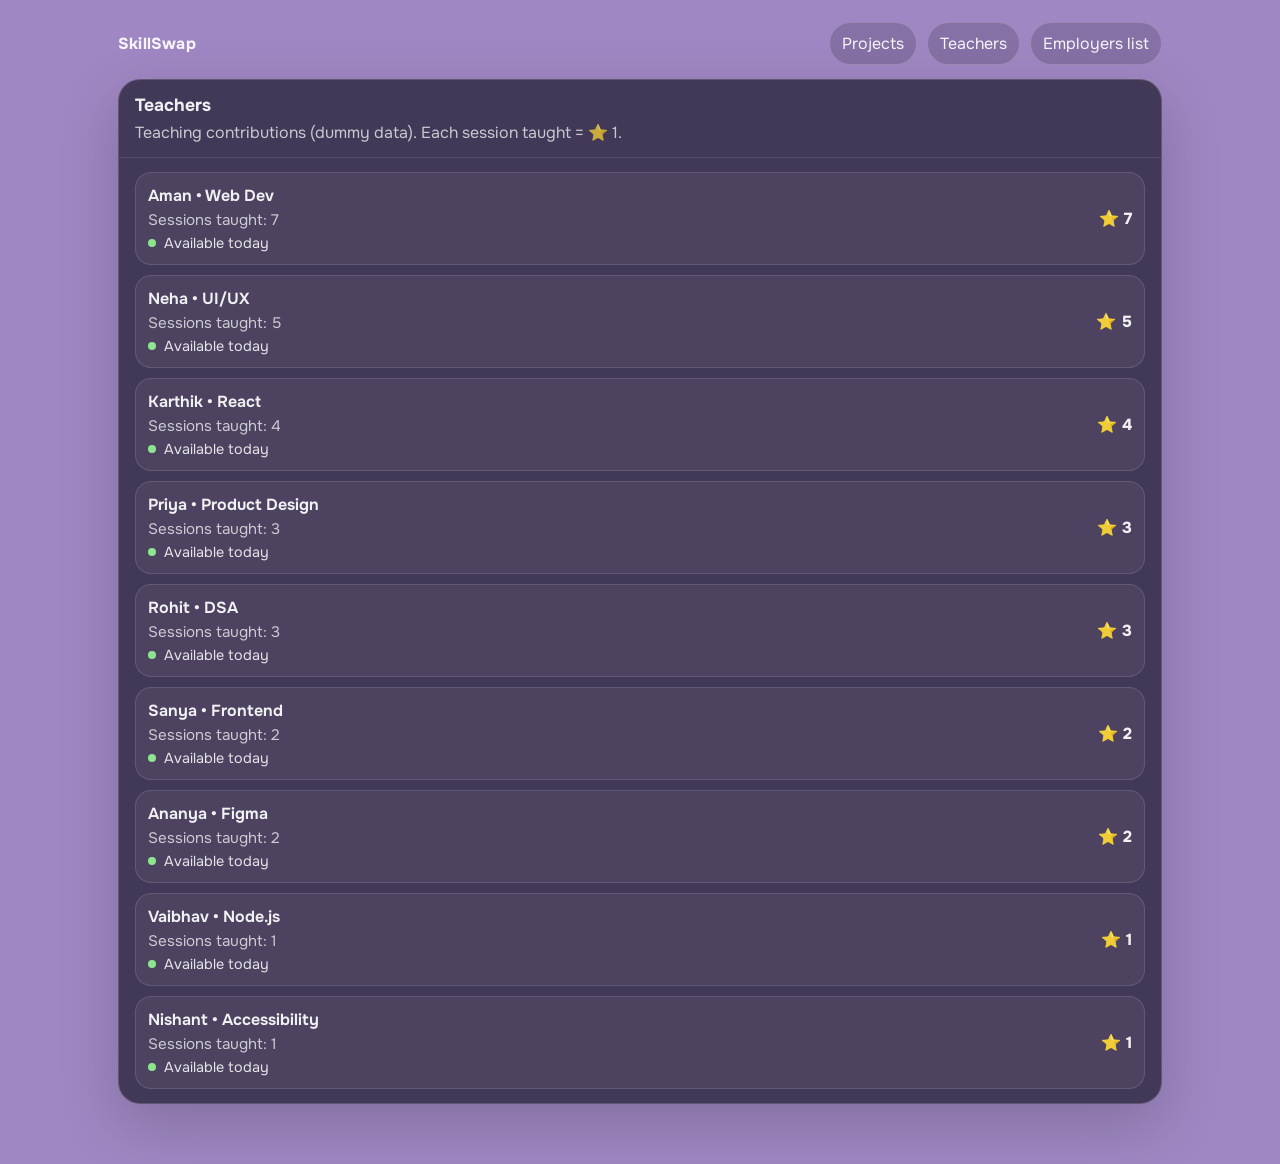
<file: teachers.html>
<!doctype html>
<html lang="en">
<head>
  <meta charset="utf-8" />
  <meta name="viewport" content="width=device-width,initial-scale=1" />
  <title>SkillSwap — Teachers</title>
  <link rel="preconnect" href="https://fonts.googleapis.com" />
  <link rel="preconnect" href="https://fonts.gstatic.com" crossorigin />
  <link href="https://fonts.googleapis.com/css2?family=Onest:wght@300;400;500;600;700&display=swap" rel="stylesheet" />
  <style>
    :root{--bg:#9F87C3;--glass:rgba(31,27,46,.72);--stroke:rgba(255,255,255,.16);--text:rgba(255,255,255,.92);--muted:rgba(255,255,255,.72);--shadow:0 20px 60px rgba(0,0,0,.18);--radius:22px;}
    *{box-sizing:border-box}
    body{margin:0;font-family:"Onest",system-ui;background:var(--bg);color:var(--text);overflow-y:auto;scrollbar-width:none;-ms-overflow-style:none;}
    body::-webkit-scrollbar{display:none;}
    .wrap{max-width:1080px;margin:0 auto;padding:22px 18px 60px;}
    .topbar{display:flex;align-items:center;justify-content:space-between;gap:12px;}
    .brand{font-weight:700;letter-spacing:.2px}
    .tabs{display:flex;gap:10px;flex-wrap:wrap}
    .tab{padding:10px 12px;border-radius:999px;border:1px solid rgba(255,255,255,.18);background:rgba(31,27,46,.20);color:var(--text);text-decoration:none;}
    .tab:hover{background:rgba(31,27,46,.26)}
    .card{margin-top:14px;background:var(--glass);border:1px solid var(--stroke);border-radius:var(--radius);box-shadow:var(--shadow);overflow:hidden;}
    .cardHead{padding:14px 16px;border-bottom:1px solid rgba(255,255,255,.10)}
    .cardHead h1{margin:0;font-size:1.1rem}
    .cardHead p{margin:6px 0 0;color:var(--muted)}
    .list{padding:14px 16px;display:grid;gap:10px;}
    .row{display:flex;align-items:center;justify-content:space-between;gap:12px;padding:12px 12px;border-radius:16px;border:1px solid rgba(255,255,255,.12);background:rgba(255,255,255,.06);}
    .left{display:flex;flex-direction:column;gap:4px}
    .name{font-weight:650}
    .meta{color:var(--muted);font-size:.95rem}
    .stars{font-weight:750}
    .tag{display:inline-flex;align-items:center;gap:8px;font-size:.9rem;color:rgba(255,255,255,.86)}
    .dot{width:8px;height:8px;border-radius:50%;background:rgba(144,238,144,.95)}
  </style>
</head>
<body>
  <div class="wrap">
    <div class="topbar">
      <div class="brand">SkillSwap</div>
      <div class="tabs">
        <a class="tab" href="projects.html">Projects</a>
        <a class="tab" href="teachers.html">Teachers</a>
        <a class="tab" href="employers.html">Employers list</a>
      </div>
    </div>

    <div class="card">
      <div class="cardHead">
        <h1>Teachers</h1>
        <p>Teaching contributions (dummy data). Each session taught = ⭐ 1.</p>
      </div>

      <div class="list">
        <div class="row">
          <div class="left">
            <div class="name">Aman • Web Dev</div>
            <div class="meta">Sessions taught: 7</div>
            <div class="tag"><span class="dot"></span> Available today</div>
          </div>
          <div class="stars">⭐ 7</div>
        </div>

        <div class="row">
          <div class="left">
            <div class="name">Neha • UI/UX</div>
            <div class="meta">Sessions taught: 5</div>
            <div class="tag"><span class="dot"></span> Available today</div>
          </div>
          <div class="stars">⭐ 5</div>
        </div>

        <div class="row">
          <div class="left">
            <div class="name">Karthik • React</div>
            <div class="meta">Sessions taught: 4</div>
            <div class="tag"><span class="dot"></span> Available today</div>
          </div>
          <div class="stars">⭐ 4</div>
        </div>

        <div class="row">
          <div class="left">
            <div class="name">Priya • Product Design</div>
            <div class="meta">Sessions taught: 3</div>
            <div class="tag"><span class="dot"></span> Available today</div>
          </div>
          <div class="stars">⭐ 3</div>
        </div>

        <div class="row">
          <div class="left">
            <div class="name">Rohit • DSA</div>
            <div class="meta">Sessions taught: 3</div>
            <div class="tag"><span class="dot"></span> Available today</div>
          </div>
          <div class="stars">⭐ 3</div>
        </div>

        <div class="row">
          <div class="left">
            <div class="name">Sanya • Frontend</div>
            <div class="meta">Sessions taught: 2</div>
            <div class="tag"><span class="dot"></span> Available today</div>
          </div>
          <div class="stars">⭐ 2</div>
        </div>

        <div class="row">
          <div class="left">
            <div class="name">Ananya • Figma</div>
            <div class="meta">Sessions taught: 2</div>
            <div class="tag"><span class="dot"></span> Available today</div>
          </div>
          <div class="stars">⭐ 2</div>
        </div>

        <div class="row">
          <div class="left">
            <div class="name">Vaibhav • Node.js</div>
            <div class="meta">Sessions taught: 1</div>
            <div class="tag"><span class="dot"></span> Available today</div>
          </div>
          <div class="stars">⭐ 1</div>
        </div>

        <div class="row">
          <div class="left">
            <div class="name">Nishant • Accessibility</div>
            <div class="meta">Sessions taught: 1</div>
            <div class="tag"><span class="dot"></span> Available today</div>
          </div>
          <div class="stars">⭐ 1</div>
        </div>
      </div>
    </div>
  </div>
</body>
</html>
</file>
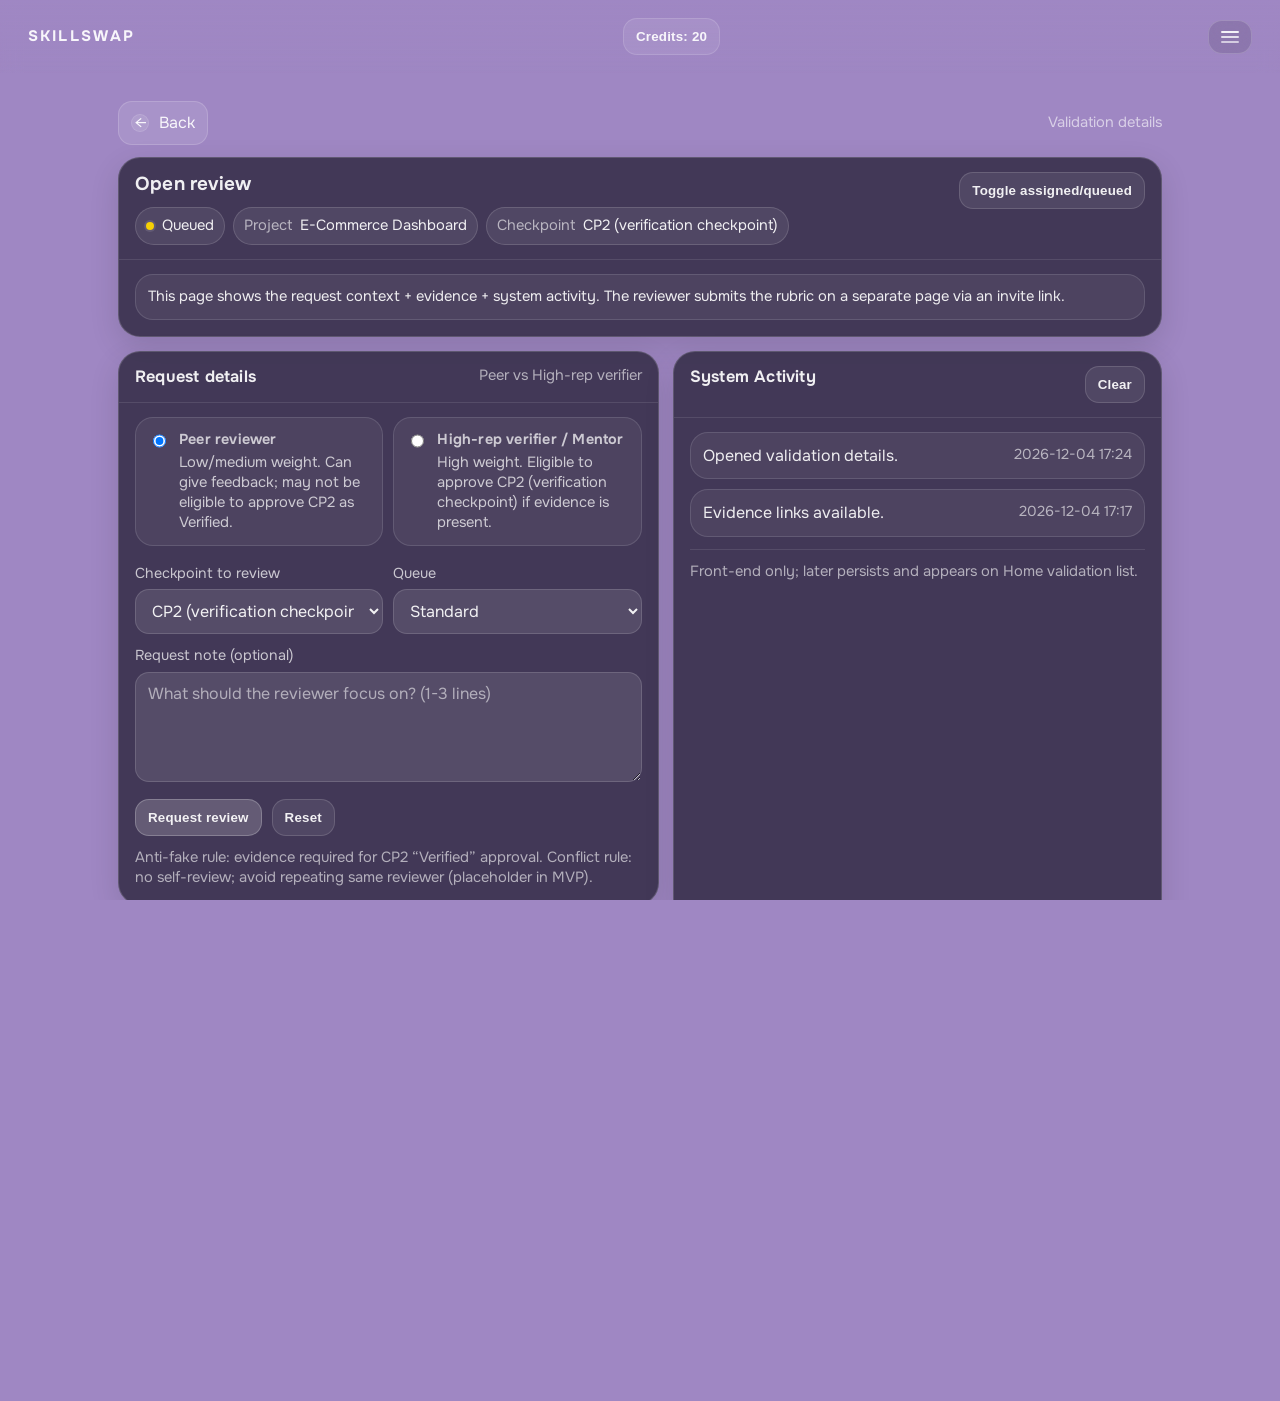
<file: validation-details.html>
<!doctype html>
<html lang="en">
<head>
  <meta charset="utf-8" />
  <meta name="viewport" content="width=device-width,initial-scale=1" />
  <title>SkillSwap — Validation Details</title>

  <link rel="preconnect" href="https://fonts.googleapis.com" />
  <link rel="preconnect" href="https://fonts.gstatic.com" crossorigin />
  <link href="https://fonts.googleapis.com/css2?family=Onest:wght@300;400;500;600;700&display=swap" rel="stylesheet" />

  <style>
    :root{
      --bg:#9F87C3;
      --glass:rgba(31,27,46,0.72);
      --stroke:rgba(255,255,255,0.16);
      --text:rgba(255,255,255,0.92);
      --muted:rgba(255,255,255,0.72);
      --muted-2:rgba(255,255,255,0.60);
      --shadow-soft:0 10px 30px rgba(0,0,0,0.12);
      --shadow:0 20px 60px rgba(0,0,0,0.18);
      --radius-xl:22px;
      --radius-lg:18px;
      --max:1080px;
      --focusRing:0 0 0 3px rgba(255,255,255,0.22), 0 0 0 1px rgba(31,27,46,0.35) inset;
    }

    *{box-sizing:border-box;}
    html,body{height:100%;}
    body{
      margin:0;
      font-family:"Onest",system-ui,-apple-system,Segoe UI,Roboto,Helvetica,Arial,sans-serif;
      background:var(--bg);
      color:var(--text);
      line-height:1.35;
    }

    /* Hide scrollbar but keep scroll */
    html,body{overflow-y:auto;overflow-x:hidden;scrollbar-width:none;-ms-overflow-style:none;}
    body::-webkit-scrollbar{display:none;}

    a{color:inherit;text-decoration:none;}
    a:hover{text-decoration:underline;}

    .wrap{max-width:var(--max);margin:0 auto;padding:18px 18px 56px;}

    /* Full-bleed header */
    .topbar{
      position:sticky;top:0;z-index:30;
      padding:18px 28px;
      background:linear-gradient(to bottom, rgba(159,135,195,0.92), rgba(159,135,195,0.68), rgba(159,135,195,0));
      backdrop-filter:blur(10px);
    }
    @media (max-width:720px){.topbar{padding:16px 16px;}}
    .header{width:100%;display:flex;align-items:center;justify-content:space-between;gap:12px;}
    .brandName{font-weight:700;letter-spacing:0.14em;font-size:0.95rem;user-select:none;}

    .menuBtn{
      appearance:none;border:1px solid rgba(255,255,255,0.18);
      background:rgba(31,27,46,0.14);backdrop-filter:blur(8px);
      color:var(--text);border-radius:14px;padding:10px 12px;cursor:pointer;
      transition:transform 140ms ease, background 140ms ease;
      display:flex;align-items:center;gap:10px;
    }
    .menuBtn:hover{transform:translateY(-1px);background:rgba(31,27,46,0.18);}
    .menuBtn:active{transform:translateY(0);}
    .menuBtn:focus-visible{outline:none;box-shadow:var(--focusRing);}
    .hamburger{width:18px;height:12px;position:relative;display:inline-block;}
    .hamburger span{position:absolute;left:0;right:0;height:2px;border-radius:2px;background:rgba(255,255,255,0.90);}
    .hamburger span:nth-child(1){top:0;}
    .hamburger span:nth-child(2){top:5px;opacity:0.85;}
    .hamburger span:nth-child(3){bottom:0;opacity:0.7;}

    /* Menu overlay */
    .menuOverlay[hidden]{display:none;}
    .menuOverlay{position:fixed;inset:0;z-index:60;background:rgba(18,14,30,0.52);backdrop-filter:blur(8px);padding:18px;}
    .menuPanel{max-width:520px;margin:10vh auto 0;border-radius:var(--radius-xl);background:rgba(31,27,46,0.80);border:1px solid rgba(255,255,255,0.16);box-shadow:var(--shadow);overflow:hidden;}
    .menuHead{display:flex;align-items:center;justify-content:space-between;padding:14px 14px;border-bottom:1px solid rgba(255,255,255,0.10);}
    .menuHead .title{font-weight:650;letter-spacing:0.2px;}
    .iconBtn{appearance:none;border:1px solid rgba(255,255,255,0.18);background:rgba(255,255,255,0.10);color:var(--text);border-radius:12px;padding:10px 12px;cursor:pointer;transition:background 140ms ease,transform 140ms ease;}
    .iconBtn:hover{background:rgba(255,255,255,0.12);transform:translateY(-1px);}
    .iconBtn:active{transform:translateY(0);}
    .iconBtn:focus-visible{outline:none;box-shadow:var(--focusRing);}
    .menuBody{padding:12px;}
    .menuList{display:grid;gap:10px;}
    .menuItem{display:flex;align-items:center;justify-content:space-between;padding:12px;border-radius:14px;border:1px solid rgba(255,255,255,0.12);background:rgba(255,255,255,0.06);transition:transform 140ms ease, background 140ms ease, border-color 140ms ease;}
    .menuItem:hover{transform:translateY(-1px);background:rgba(255,255,255,0.08);border-color:rgba(255,255,255,0.16);text-decoration:none;}
    .menuItem .hint{color:var(--muted-2);font-size:0.92rem;}

    /* UI blocks */
    .card{border-radius:var(--radius-xl);background:var(--glass);border:1px solid var(--stroke);box-shadow:var(--shadow-soft);overflow:hidden;}
    .cardHeader{padding:14px 16px;border-bottom:1px solid rgba(255,255,255,0.10);display:flex;align-items:flex-start;justify-content:space-between;gap:12px;}
    .cardHeader .h{margin:0;font-weight:650;letter-spacing:0.2px;font-size:1.02rem;}
    .cardBody{padding:14px 16px 16px;}
    .muted{color:var(--muted);}
    .muted2{color:var(--muted-2);}

    .btn{
      appearance:none;border:1px solid rgba(255,255,255,0.18);
      background:rgba(255,255,255,0.12);color:var(--text);
      border-radius:14px;padding:10px 12px;cursor:pointer;
      transition:transform 140ms ease, background 140ms ease;
      font-weight:600;letter-spacing:0.2px;text-decoration:none;
      display:inline-flex;align-items:center;justify-content:center;gap:10px;
      white-space:nowrap;
    }
    .btn:hover{transform:translateY(-1px);background:rgba(255,255,255,0.14);text-decoration:none;}
    .btn:active{transform:translateY(0);}
    .btn:focus-visible{outline:none;box-shadow:var(--focusRing);}
    .btn.primary{background:rgba(255,255,255,0.18);border-color:rgba(255,255,255,0.22);}
    .btn.ghost{background:rgba(255,255,255,0.08);border-color:rgba(255,255,255,0.14);}

    .hr{height:1px;background:rgba(255,255,255,0.10);margin:12px 0;}

    .grid{display:grid;grid-template-columns:1.05fr 0.95fr;gap:14px;margin-top:14px;}
    @media (max-width:920px){.grid{grid-template-columns:1fr;}}

    .backRow{display:flex;align-items:center;justify-content:space-between;gap:10px;padding:10px 0 0;}
    .backLink{display:inline-flex;align-items:center;gap:10px;padding:10px 12px;border-radius:14px;border:1px solid rgba(255,255,255,0.16);background:rgba(255,255,255,0.10);transition:transform 140ms ease, background 140ms ease;}
    .backLink:hover{transform:translateY(-1px);background:rgba(255,255,255,0.12);text-decoration:none;}
    .backLink:focus-visible{outline:none;box-shadow:var(--focusRing);}
    .arrow{width:18px;height:18px;border-radius:9px;display:inline-flex;align-items:center;justify-content:center;background:rgba(255,255,255,0.10);border:1px solid rgba(255,255,255,0.12);}

    .pillRow{display:flex;flex-wrap:wrap;align-items:center;gap:8px;margin-top:10px;}
    .badge{display:inline-flex;align-items:center;gap:8px;padding:8px 10px;border-radius:999px;border:1px solid rgba(255,255,255,0.14);background:rgba(255,255,255,0.08);font-size:0.92rem;}
    .dot{width:8px;height:8px;border-radius:50%;background:rgba(255,255,255,0.65);box-shadow:0 0 0 2px rgba(255,255,255,0.10);}
    .badge[data-status="assigned"] .dot{background:rgba(135,206,250,0.95);}
    .badge[data-status="queued"] .dot{background:rgba(255,215,0,0.95);}

    label{display:block;font-size:0.90rem;color:var(--muted);margin-bottom:6px;}
    input,textarea,select{
      width:100%;
      border-radius:14px;border:1px solid rgba(255,255,255,0.14);
      background:rgba(255,255,255,0.10);color:var(--text);
      padding:10px 12px;outline:none;
      transition:box-shadow 140ms ease, border-color 140ms ease, background 140ms ease;
      font:inherit;
    }
    textarea{resize:vertical;min-height:110px;}
    input::placeholder,textarea::placeholder{color:rgba(255,255,255,0.55);}
    input:focus,textarea:focus,select:focus{box-shadow:var(--focusRing);border-color:rgba(255,255,255,0.24);background:rgba(255,255,255,0.12);}
    .formRow{display:grid;grid-template-columns:1fr 1fr;gap:10px;}
    @media (max-width:720px){.formRow{grid-template-columns:1fr;}}

    .radioGrid{display:grid;grid-template-columns:1fr 1fr;gap:10px;}
    @media (max-width:720px){.radioGrid{grid-template-columns:1fr;}}
    .choice{border-radius:var(--radius-lg);border:1px solid rgba(255,255,255,0.12);background:rgba(255,255,255,0.06);padding:12px;display:flex;gap:10px;align-items:flex-start;cursor:pointer;transition:transform 140ms ease, background 140ms ease, border-color 140ms ease;}
    .choice:hover{transform:translateY(-1px);background:rgba(255,255,255,0.08);border-color:rgba(255,255,255,0.16);}
    .choice input{width:18px;height:18px;margin-top:2px;}
    .choice .t{font-weight:650;letter-spacing:0.2px;}
    .choice .d{color:var(--muted);font-size:0.92rem;margin-top:4px;}

    .evidence{display:grid;gap:10px;}
    .eItem{border-radius:var(--radius-lg);border:1px solid rgba(255,255,255,0.12);background:rgba(255,255,255,0.06);padding:12px;display:flex;align-items:flex-start;justify-content:space-between;gap:10px;}
    .eItem .name{font-weight:650;letter-spacing:0.2px;}
    .eItem .url{font-family:ui-monospace,SFMono-Regular,Menlo,Monaco,Consolas,"Liberation Mono","Courier New",monospace;font-size:0.92rem;color:rgba(255,255,255,0.86);word-break:break-word;margin-top:6px;}
    .eItem .meta{color:var(--muted-2);font-size:0.90rem;}
    .eItem a{text-decoration:underline;text-decoration-color:rgba(255,255,255,0.30);}

    .log{list-style:none;padding:0;margin:0;display:grid;gap:10px;}
    .logItem{border-radius:var(--radius-lg);border:1px solid rgba(255,255,255,0.12);background:rgba(255,255,255,0.06);padding:12px;display:flex;align-items:flex-start;justify-content:space-between;gap:10px;}
    .logItem .msg{color:rgba(255,255,255,0.90);}
    .logItem .ts{color:var(--muted-2);font-size:0.90rem;white-space:nowrap;}

    .note{border-radius:var(--radius-lg);border:1px solid rgba(255,255,255,0.12);background:rgba(255,255,255,0.06);padding:12px;color:rgba(255,255,255,0.90);font-size:0.92rem;}

    .srOnly{position:absolute;width:1px;height:1px;padding:0;margin:-1px;overflow:hidden;clip:rect(0,0,0,0);white-space:nowrap;border:0;}
  </style>
</head>

<body>
  <div class="topbar">
    <header class="header" aria-label="SkillSwap header">
      <div class="brandName">SKILLSWAP</div>
<div id="creditsMount"></div>

      <button class="menuBtn" id="menuButton" type="button"
        aria-haspopup="dialog" aria-controls="menuOverlay" aria-expanded="false">
        <span class="srOnly">Open menu</span>
        <span class="hamburger" aria-hidden="true"><span></span><span></span><span></span></span>
      </button>
    </header>
  </div>

  <div class="menuOverlay" id="menuOverlay" hidden role="dialog" aria-modal="true" aria-label="Menu">
    <div class="menuPanel" role="document">
      <div class="menuHead">
        <div class="title">Menu</div>
        <button class="iconBtn" id="menuClose" type="button">Close</button>
      </div>
      <div class="menuBody">
        <nav class="menuList" aria-label="Primary">
          <a class="menuItem" href="home.html"><span>Portfolio Home</span><span class="hint">home.html</span></a>
          <a class="menuItem" href="project-details.html"><span>Project</span><span class="hint">project-details.html</span></a>
          <a class="menuItem" href="index.html"><span>Landing</span><span class="hint">index.html</span></a>
          <a class="menuItem" href="login.html"><span>Login</span><span class="hint">login.html</span></a>
        </nav>
        <div class="hr"></div>
        <div class="muted2" style="font-size:0.92rem;">Demo user: Alex Morgan — Frontend Developer</div>
      </div>
    </div>
  </div>

  <main class="wrap">
    <div class="backRow">
      <a class="backLink" href="project-details.html" aria-label="Back to project">
        <span class="arrow" aria-hidden="true">←</span>
        <span>Back</span>
      </a>
      <div class="muted2" style="font-size:0.92rem;">Validation details</div>
    </div>

    <section class="card" aria-label="Review request summary" style="margin-top:12px;">
      <div class="cardHeader">
        <div>
          <h1 class="h" style="font-size:1.18rem;">Open review</h1>
          <div class="pillRow">
            <span class="badge" id="queueBadge" data-status="queued">
              <span class="dot" aria-hidden="true"></span>
              <span id="queueText">Queued</span>
            </span>
            <span class="badge"><span class="muted2">Project</span><span id="projectTitle">E-Commerce Dashboard</span></span>
            <span class="badge"><span class="muted2">Checkpoint</span><span id="checkpointText">CP2 (verification checkpoint)</span></span>
          </div>
        </div>

        <div style="display:flex; gap:10px; flex-wrap:wrap; justify-content:flex-end;">
          <button class="btn ghost" id="toggleQueueBtn" type="button">Toggle assigned/queued</button>
        </div>
      </div>

      <div class="cardBody">
        <div class="note">
          This page shows the request context + evidence + system activity. The reviewer submits the rubric on a separate page via an invite link.
        </div>
      </div>
    </section>

    <div class="grid">
      <div style="display:grid; gap:14px;">
        <section class="card" aria-label="Request details">
          <div class="cardHeader">
            <h2 class="h">Request details</h2>
            <div class="muted2" style="font-size:0.92rem;">Peer vs High-rep verifier</div>
          </div>

          <div class="cardBody">
            <form id="requestForm" style="display:grid; gap:12px;">
              <div class="radioGrid" role="radiogroup" aria-label="Reviewer type">
                <label class="choice" for="rtPeer">
                  <input id="rtPeer" name="reviewerType" type="radio" value="peer" checked />
                  <div>
                    <div class="t">Peer reviewer</div>
                    <div class="d">Low/medium weight. Can give feedback; may not be eligible to approve CP2 as Verified.</div>
                  </div>
                </label>

                <label class="choice" for="rtHighRep">
                  <input id="rtHighRep" name="reviewerType" type="radio" value="highrep" />
                  <div>
                    <div class="t">High-rep verifier / Mentor</div>
                    <div class="d">High weight. Eligible to approve CP2 (verification checkpoint) if evidence is present.</div>
                  </div>
                </label>
              </div>

              <div class="formRow">
                <div>
                  <label for="checkpointPick">Checkpoint to review</label>
                  <select id="checkpointPick" name="checkpointPick">
                    <option value="cp1">CP1 (early feedback)</option>
                    <option value="cp2" selected>CP2 (verification checkpoint)</option>
                  </select>
                </div>

                <div>
                  <label for="priorityPick">Queue</label>
                  <select id="priorityPick" name="priorityPick">
                    <option value="standard" selected>Standard</option>
                    <option value="priority">Priority (credits)</option>
                  </select>
                </div>
              </div>

              <div>
                <label for="requestNote">Request note (optional)</label>
                <textarea id="requestNote" name="requestNote" placeholder="What should the reviewer focus on? (1-3 lines)"></textarea>
              </div>

              <div style="display:flex; gap:10px; flex-wrap:wrap;">
                <button class="btn primary" id="requestBtn" type="submit">Request review</button>
                <button class="btn ghost" id="resetRequestBtn" type="button">Reset</button>
              </div>

              <div class="muted2" style="font-size:0.92rem;">
                Anti-fake rule: evidence required for CP2 “Verified” approval. Conflict rule: no self-review; avoid repeating same reviewer (placeholder in MVP).
              </div>
            </form>

            <div class="note" id="inviteBox" hidden style="margin-top:12px;">
              <div style="display:flex; align-items:center; justify-content:space-between; gap:10px; flex-wrap:wrap;">
                <div style="font-weight:650; letter-spacing:0.2px;">Reviewer invite link</div>
                <div class="muted2" style="font-size:0.92rem;">Share this with the reviewer</div>
              </div>
              <div class="hr"></div>

              <div class="muted2" style="font-size:0.92rem;">URL</div>
              <div id="inviteUrl" style="margin-top:8px; font-family: ui-monospace, SFMono-Regular, Menlo, Monaco, Consolas, 'Liberation Mono', 'Courier New', monospace; word-break:break-all;"></div>

              <div style="display:flex; gap:10px; flex-wrap:wrap; margin-top:12px;">
                <button class="btn" id="copyInviteBtn" type="button">Copy link</button>
                <a class="btn primary" id="openInviteBtn" href="review-submission.html">Open reviewer page</a>
              </div>

              <div class="muted2" style="font-size:0.92rem; margin-top:10px;">
                Demo note: reviewer page reads the request by ID from localStorage.
              </div>
            </div>
          </div>
        </section>

        <section class="card" aria-label="Evidence (reviewer sees)">
          <div class="cardHeader">
            <h2 class="h">Evidence (reviewer sees)</h2>
            <div class="muted2" style="font-size:0.92rem;">Git / Figma / Demo</div>
          </div>

          <div class="cardBody">
            <div class="evidence">
              <div class="eItem">
                <div>
                  <div class="name">Git repo</div>
                  <div class="url" id="evRepo">https://github.com/skillswap/demo-ecom-dashboard</div>
                  <div class="meta">Required for Verified</div>
                </div>
                <div class="meta"><a href="https://github.com/skillswap/demo-ecom-dashboard" target="_blank" rel="noreferrer">Open</a></div>
              </div>

              <div class="eItem">
                <div>
                  <div class="name">Figma</div>
                  <div class="url" id="evFigma">https://figma.com/file/skillswap-ecom-dashboard</div>
                  <div class="meta">Required for Verified</div>
                </div>
                <div class="meta"><a href="https://figma.com/file/skillswap-ecom-dashboard" target="_blank" rel="noreferrer">Open</a></div>
              </div>

              <div class="eItem">
                <div>
                  <div class="name">Demo</div>
                  <div class="url" id="evDemo">https://demo.skillswap.com/ecom-dashboard</div>
                  <div class="meta">Required for Verified</div>
                </div>
                <div class="meta"><a href="https://demo.skillswap.com/ecom-dashboard" target="_blank" rel="noreferrer">Open</a></div>
              </div>
            </div>

            <div class="hr"></div>
            <div class="muted2" style="font-size:0.92rem;">
              Later: show checkpoint snapshot + short activity-trail summary.
            </div>
          </div>
        </section>
      </div>

      <aside style="display:grid; gap:14px;">
        <section class="card" aria-label="System activity log">
          <div class="cardHeader">
            <h2 class="h">System Activity</h2>
            <button class="btn ghost" id="clearLogBtn" type="button">Clear</button>
          </div>

          <div class="cardBody">
            <ul class="log" id="activityLog" aria-label="Activity entries">
              <li class="logItem"><div class="msg">Opened validation details.</div><div class="ts" data-ts></div></li>
              <li class="logItem"><div class="msg">Evidence links available.</div><div class="ts" data-ts></div></li>
            </ul>

            <div class="hr"></div>
            <div class="muted2" style="font-size:0.92rem;">
              Front-end only; later persists and appears on Home validation list.
            </div>
          </div>
        </section>
      </aside>
    </div>
  </main>

  <script>
    // Menu controller (ONE)
    (function(){
      const menuButton = document.getElementById('menuButton');
      const menuOverlay = document.getElementById('menuOverlay');
      const menuClose = document.getElementById('menuClose');
      let lastFocusEl = null;

      function openMenu(){
        lastFocusEl = document.activeElement;
        menuOverlay.hidden = false;
        menuButton.setAttribute('aria-expanded','true');
        menuClose.focus();
      }
      function closeMenu(){
        menuOverlay.hidden = true;
        menuButton.setAttribute('aria-expanded','false');
        if (lastFocusEl && typeof lastFocusEl.focus === 'function') lastFocusEl.focus();
      }

      menuButton.addEventListener('click', () => menuOverlay.hidden ? openMenu() : closeMenu());
      menuOverlay.addEventListener('click', (e) => {
        const panel = menuOverlay.querySelector('.menuPanel');
        if (!panel.contains(e.target)) closeMenu();
      });
      document.addEventListener('keydown', (e) => {
        if (e.key === 'Escape' && !menuOverlay.hidden) closeMenu();
      });
      // close button is optional in this simplified menu (if you add it)
      if (menuClose) menuClose.addEventListener('click', closeMenu);
    })();

    function pad2(n){ return String(n).padStart(2,'0'); }
    function nowStamp(){
      const d = new Date();
      return `${d.getFullYear()}-${pad2(d.getMonth()+1)}-${pad2(d.getDate())} ${pad2(d.getHours())}:${pad2(d.getMinutes())}`;
    }
    function seedTimestamps(){
      document.querySelectorAll('[data-ts]').forEach((el, idx) => {
        const d = new Date(Date.now() - (idx * 1000 * 60 * 7));
        el.textContent = `${d.getFullYear()}-${pad2(d.getMonth()+1)}-${pad2(d.getDate())} ${pad2(d.getHours())}:${pad2(d.getMinutes())}`;
      });
    }
    seedTimestamps();

    function addLog(message){
      const log = document.getElementById('activityLog');
      const li = document.createElement('li');
      li.className = 'logItem';
      li.innerHTML = `<div class="msg"></div><div class="ts"></div>`;
      li.querySelector('.msg').textContent = message;
      li.querySelector('.ts').textContent = nowStamp();
      log.prepend(li);
    }

    // Queue badge
    const queueBadge = document.getElementById('queueBadge');
    const queueText = document.getElementById('queueText');
    const state = { queue: 'queued' };

    function renderQueue(){
      queueBadge.setAttribute('data-status', state.queue);
      queueText.textContent = state.queue === 'assigned' ? 'Assigned' : 'Queued';
    }
    renderQueue();

    document.getElementById('toggleQueueBtn').addEventListener('click', () => {
      state.queue = state.queue === 'queued' ? 'assigned' : 'queued';
      renderQueue();
      addLog(`Queue status changed: ${state.queue}.`);
    });

    document.getElementById('clearLogBtn').addEventListener('click', () => {
      document.getElementById('activityLog').innerHTML = '';
      addLog('System log cleared.');
    });

    // Request -> generates reviewer invite link + stores payload
    const REQUEST_KEY_PREFIX = 'ss_review_request_';

    function newRid(){
      // simple deterministic-ish id for MVP
      return 'R' + Date.now().toString(36).toUpperCase();
    }

    function buildInviteUrl(rid){
      const url = new URL(window.location.href);
      url.pathname = url.pathname.replace(/validation-details\.html?$/i, 'review-submission.html');
      url.search = '';
      url.searchParams.set('rid', rid); // query param used to load request [web:119]
      return url.toString();
    }

    async function copyText(text){
      // Clipboard API works on HTTPS/localhost; fallback to prompt [web:125]
      try{
        await navigator.clipboard.writeText(text);
        return true;
      }catch(e){
        return false;
      }
    }

    function setCheckpointBadgeText(cp){
      const el = document.getElementById('checkpointText');
      el.textContent = cp === 'cp2' ? 'CP2 (verification checkpoint)' : 'CP1 (early feedback)';
    }

    const form = document.getElementById('requestForm');
    const inviteBox = document.getElementById('inviteBox');
    const inviteUrlEl = document.getElementById('inviteUrl');
    const copyInviteBtn = document.getElementById('copyInviteBtn');
    const openInviteBtn = document.getElementById('openInviteBtn');
    const resetBtn = document.getElementById('resetRequestBtn');
    const checkpointPick = document.getElementById('checkpointPick');

    form.addEventListener('change', () => setCheckpointBadgeText(checkpointPick.value));

    form.addEventListener('submit', async (e) => {
      e.preventDefault();
      // If priority selected, require spend
if (document.getElementById('priorityPick')?.value === 'priority') {
  const balKey = 'ss_credits_balance';
  const cost = 5;

  const bal = Number(localStorage.getItem(balKey) || '20');
  if (bal < cost) {
    alert('Not enough credits for Priority review.');
    return; // stop the request
  }

  localStorage.setItem(balKey, String(bal - cost)); // deduct [web:271]
}


      const rid = newRid();
      const reviewerType = form.querySelector('input[name="reviewerType"]:checked')?.value || 'peer';
      const checkpoint = document.getElementById('checkpointPick').value;
      const priority = document.getElementById('priorityPick').value;
      const note = document.getElementById('requestNote').value.trim();

      // store request payload
      const payload = {
        rid,
        createdAt: nowStamp(),
        projectTitle: document.getElementById('projectTitle').textContent,
        reviewerType,
        checkpoint,
        priority,
        queue: state.queue,
        note,
        evidence: {
          repo: document.getElementById('evRepo').textContent.trim(),
          figma: document.getElementById('evFigma').textContent.trim(),
          demo: document.getElementById('evDemo').textContent.trim()
        }
      };
      payload.prioritySpent = !!window.__ssPrioritySpent;
payload.priorityCost = 5;

      localStorage.setItem(REQUEST_KEY_PREFIX + rid, JSON.stringify(payload)); // store object via JSON [web:174]

      const inviteUrl = buildInviteUrl(rid);
      inviteUrlEl.textContent = inviteUrl;
      openInviteBtn.href = inviteUrl;

      inviteBox.hidden = false;
      addLog(`Review requested (${checkpoint.toUpperCase()}, ${reviewerType}, ${priority}, ${state.queue}).`);
      addLog(`Invite generated: ${rid}.`);

      // copy immediately (nice for demo)
      const ok = await copyText(inviteUrl);
      if (ok){
        copyInviteBtn.textContent = 'Copied';
        setTimeout(() => (copyInviteBtn.textContent = 'Copy link'), 900);
        addLog('Invite link copied.');
      }
    });

    copyInviteBtn.addEventListener('click', async () => {
      const link = inviteUrlEl.textContent.trim();
      if (!link) return;

      const ok = await copyText(link);
      if (ok){
        copyInviteBtn.textContent = 'Copied';
        setTimeout(() => (copyInviteBtn.textContent = 'Copy link'), 900);
        addLog('Invite link copied.');
      }else{
        addLog('Copy failed; manual copy needed.');
        prompt('Copy this reviewer link:', link);
      }
    });

    resetBtn.addEventListener('click', () => {
      form.reset();
      inviteBox.hidden = true;
      setCheckpointBadgeText('cp2');
      addLog('Request form reset.');
    });
    (function(){
  const START = 20;
  const KEY = 'ss_credits_balance';

  // 1) make sure credits exist
  if (!localStorage.getItem(KEY)) localStorage.setItem(KEY, String(START));

  // 2) find the placeholder we added
  const mount = document.getElementById('creditsMount');
  if (!mount) return;

  // 3) create the button
  const btn = document.createElement('button');
  btn.className = 'btn ghost';
  btn.type = 'button';

  function render(){
    btn.textContent = 'Credits: ' + localStorage.getItem(KEY);
  }
  render();

  btn.onclick = () => alert('Credits balance: ' + localStorage.getItem(KEY));
  mount.appendChild(btn);
})();
/* ===== Drop-in: keep Credits button in sync ===== */
(function () {
  function getBal() {
    return localStorage.getItem('ss_credits_balance') || '20';
  }

  function refreshCreditsUI() {
    const btn = document.getElementById('creditsBtn'); // your injected button id
    if (!btn) return;
    btn.textContent = 'Credits: ' + getBal(); // update visible text [web:321]
  }

  // 1) Update on load
  refreshCreditsUI();

  // 2) Update whenever "Request review" is submitted
  const form = document.getElementById('requestForm');
  if (form) {
    form.addEventListener('submit', () => {
      // wait a tick so your deduction code runs first
      setTimeout(refreshCreditsUI, 0);
    }); // submit event fires when form submits [web:311]
  }

  // 3) Optional: if you have a "Confirm spend" button too, refresh after it
  document.addEventListener('click', (e) => {
    const isConfirm = e.target && (e.target.id === 'confirmSpendBtn' || e.target.id === 'confirmSpendBtnAddon');
    if (isConfirm) setTimeout(refreshCreditsUI, 0);
  });
})();


  </script>
</body>
</html>
</file>
